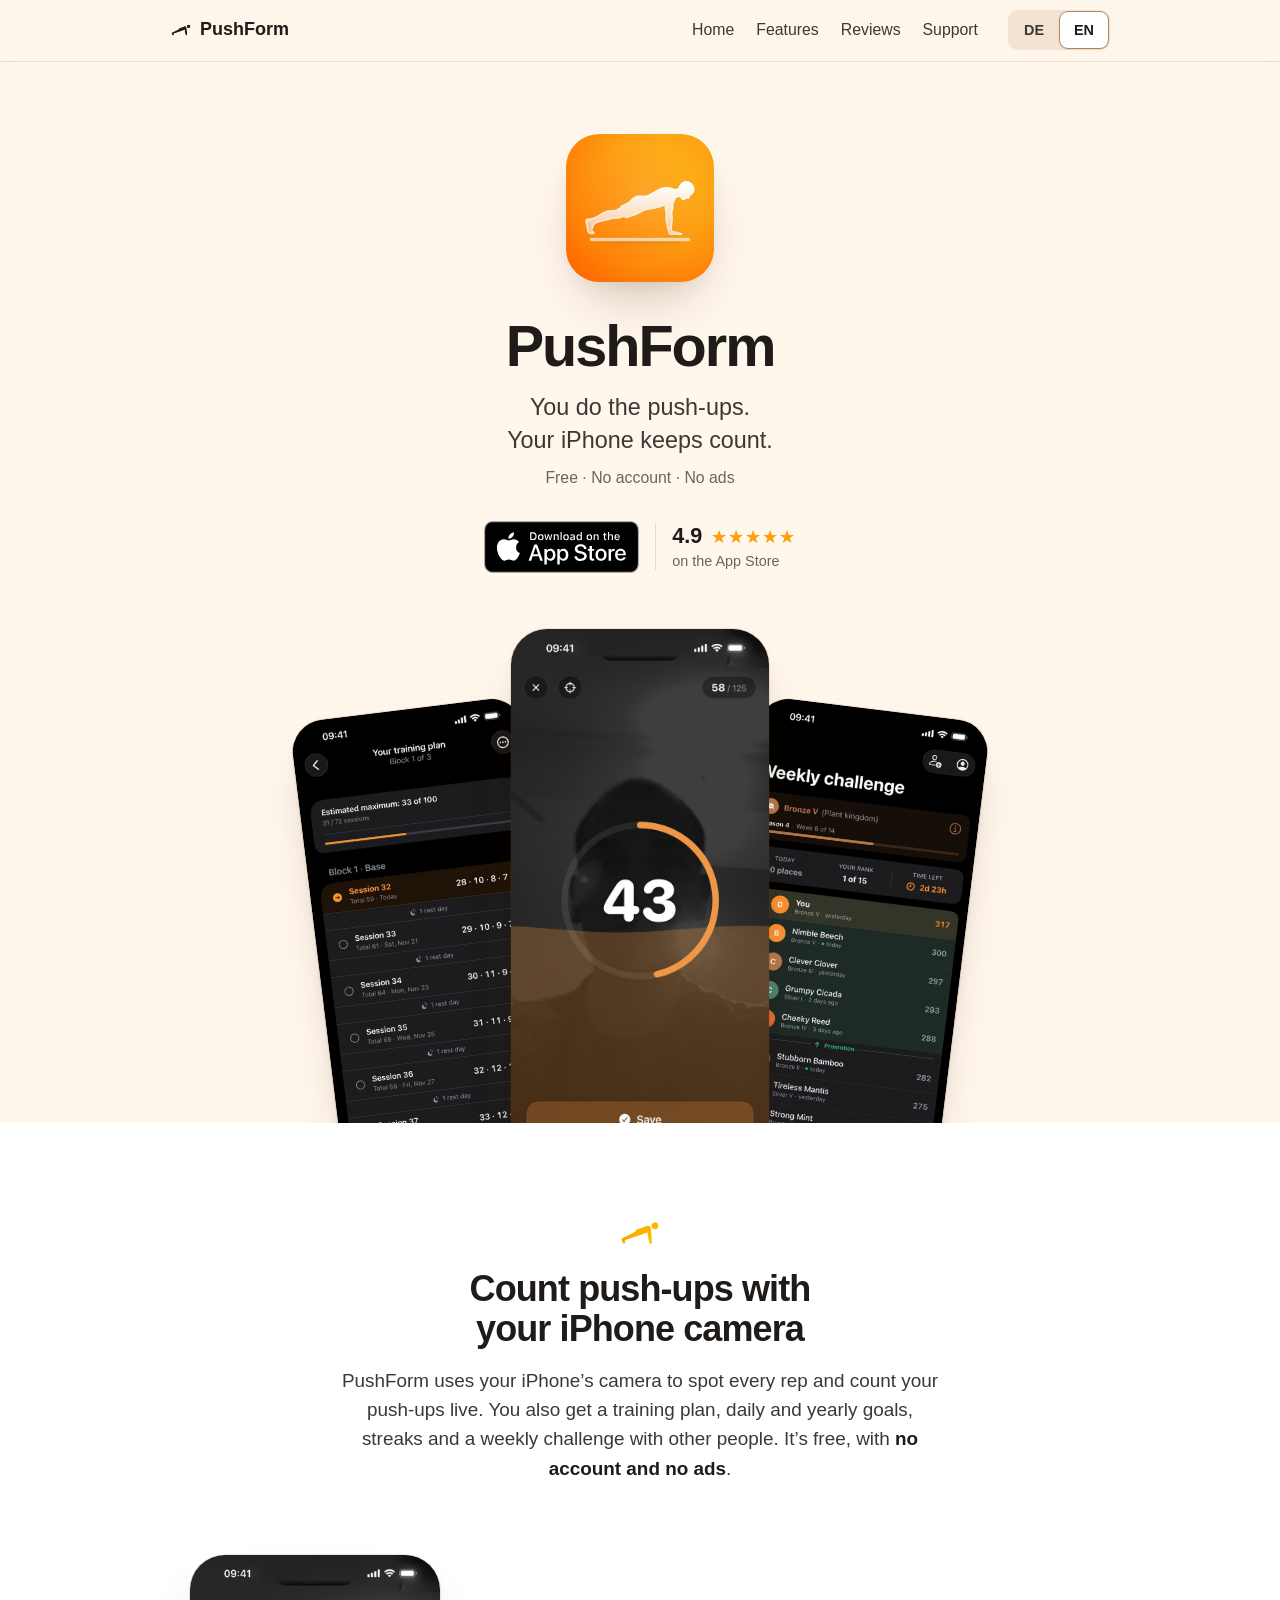
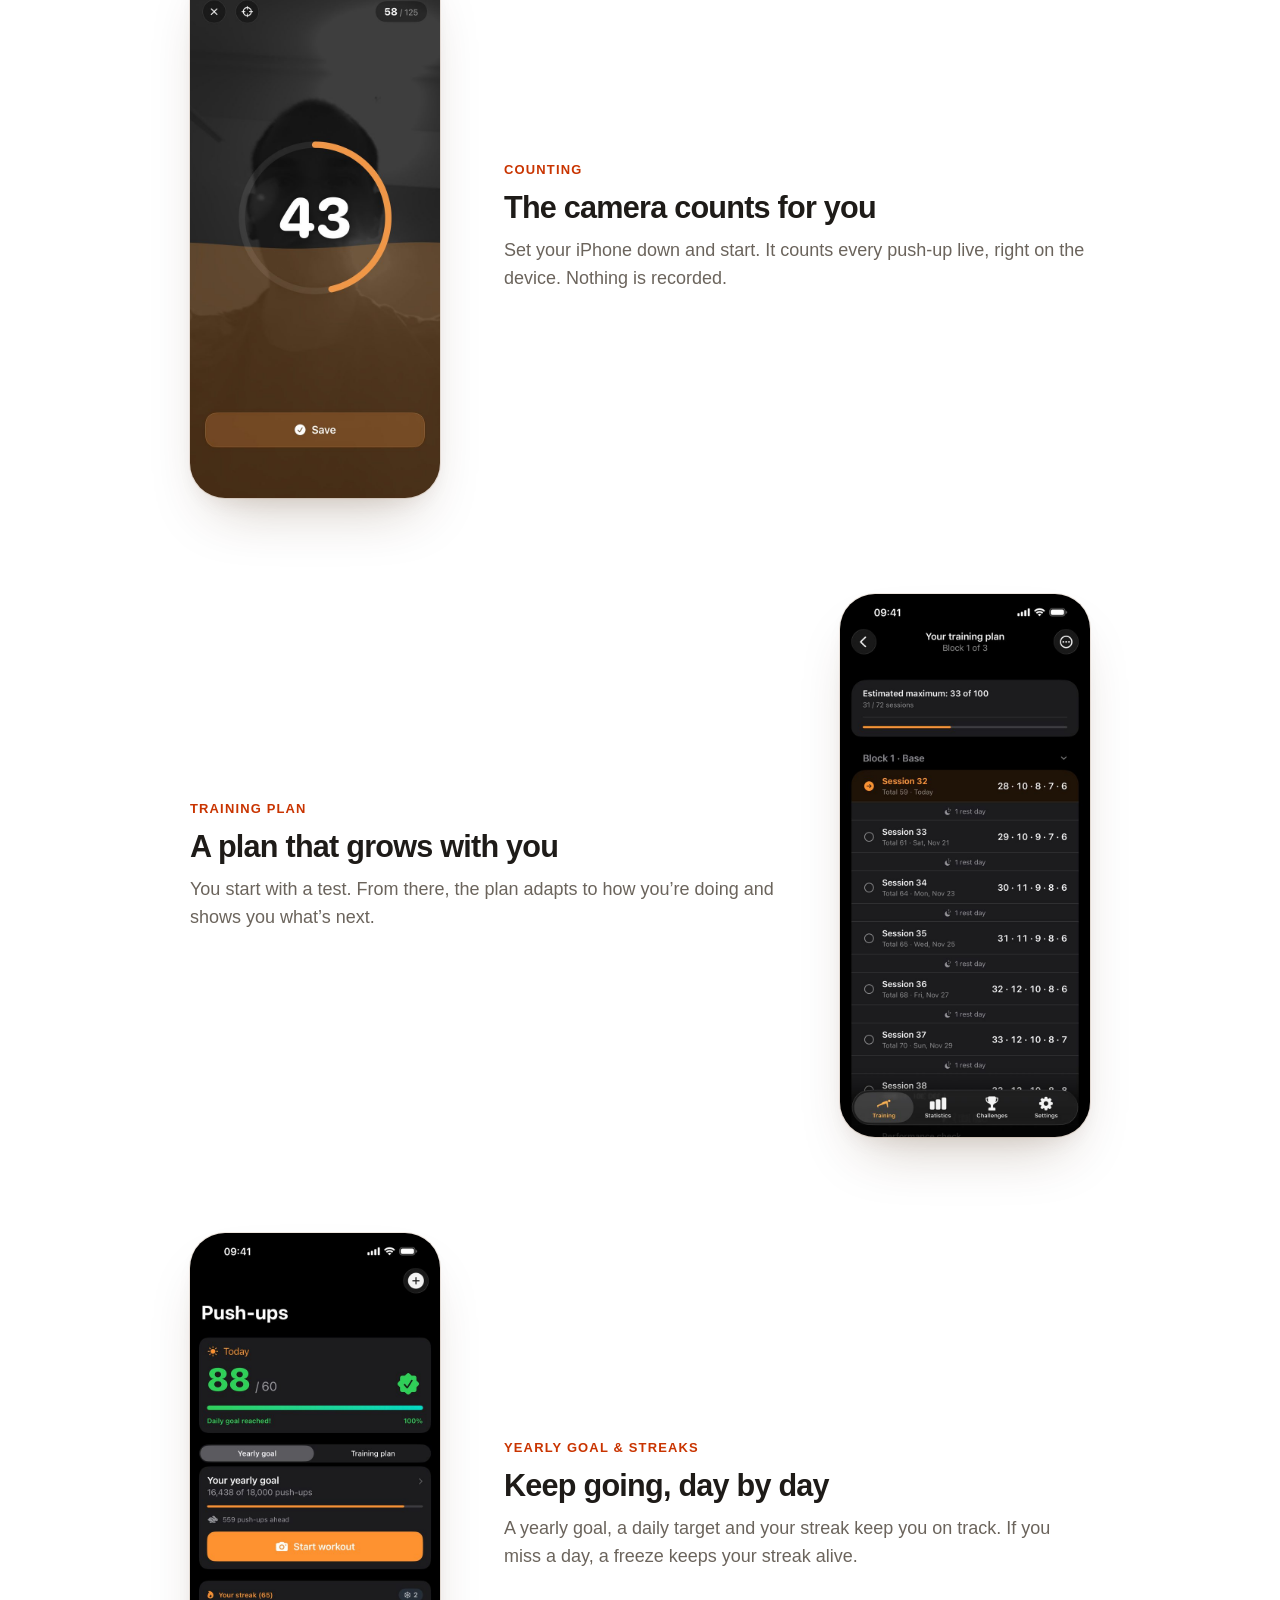
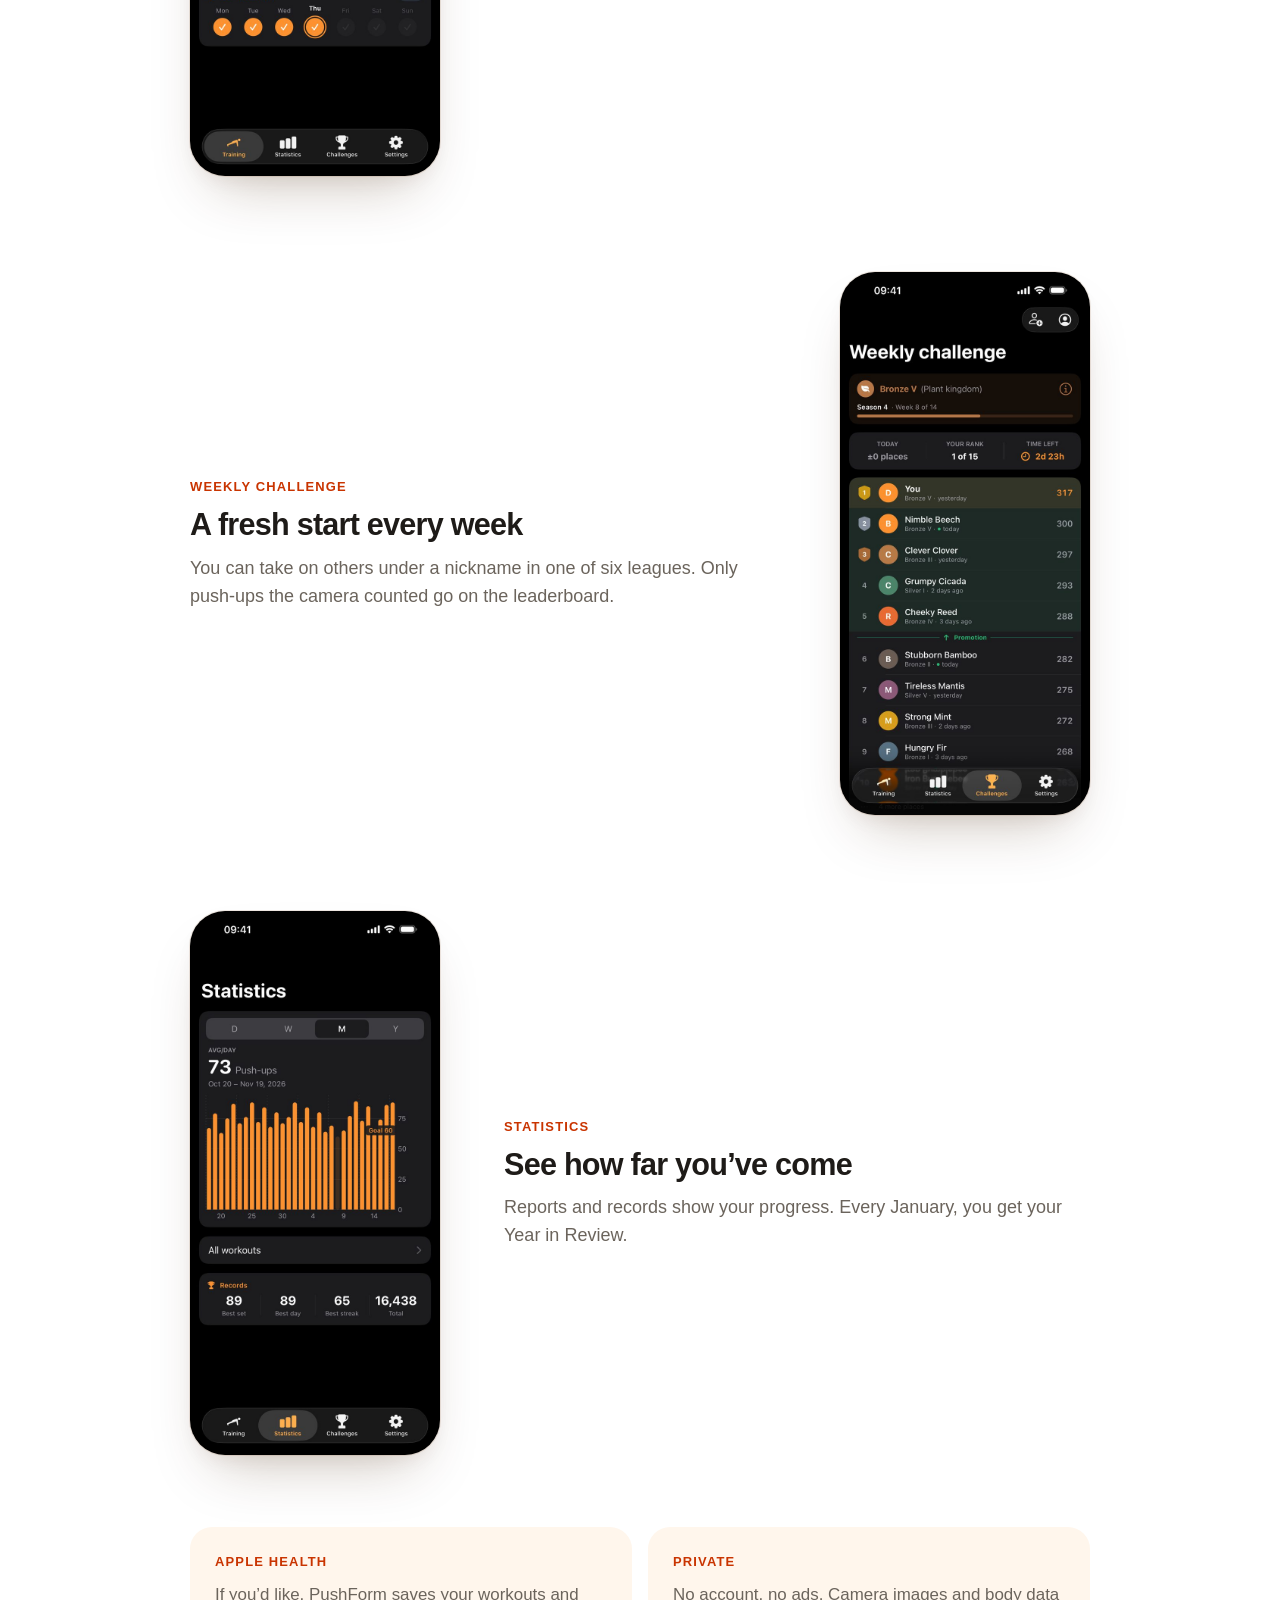
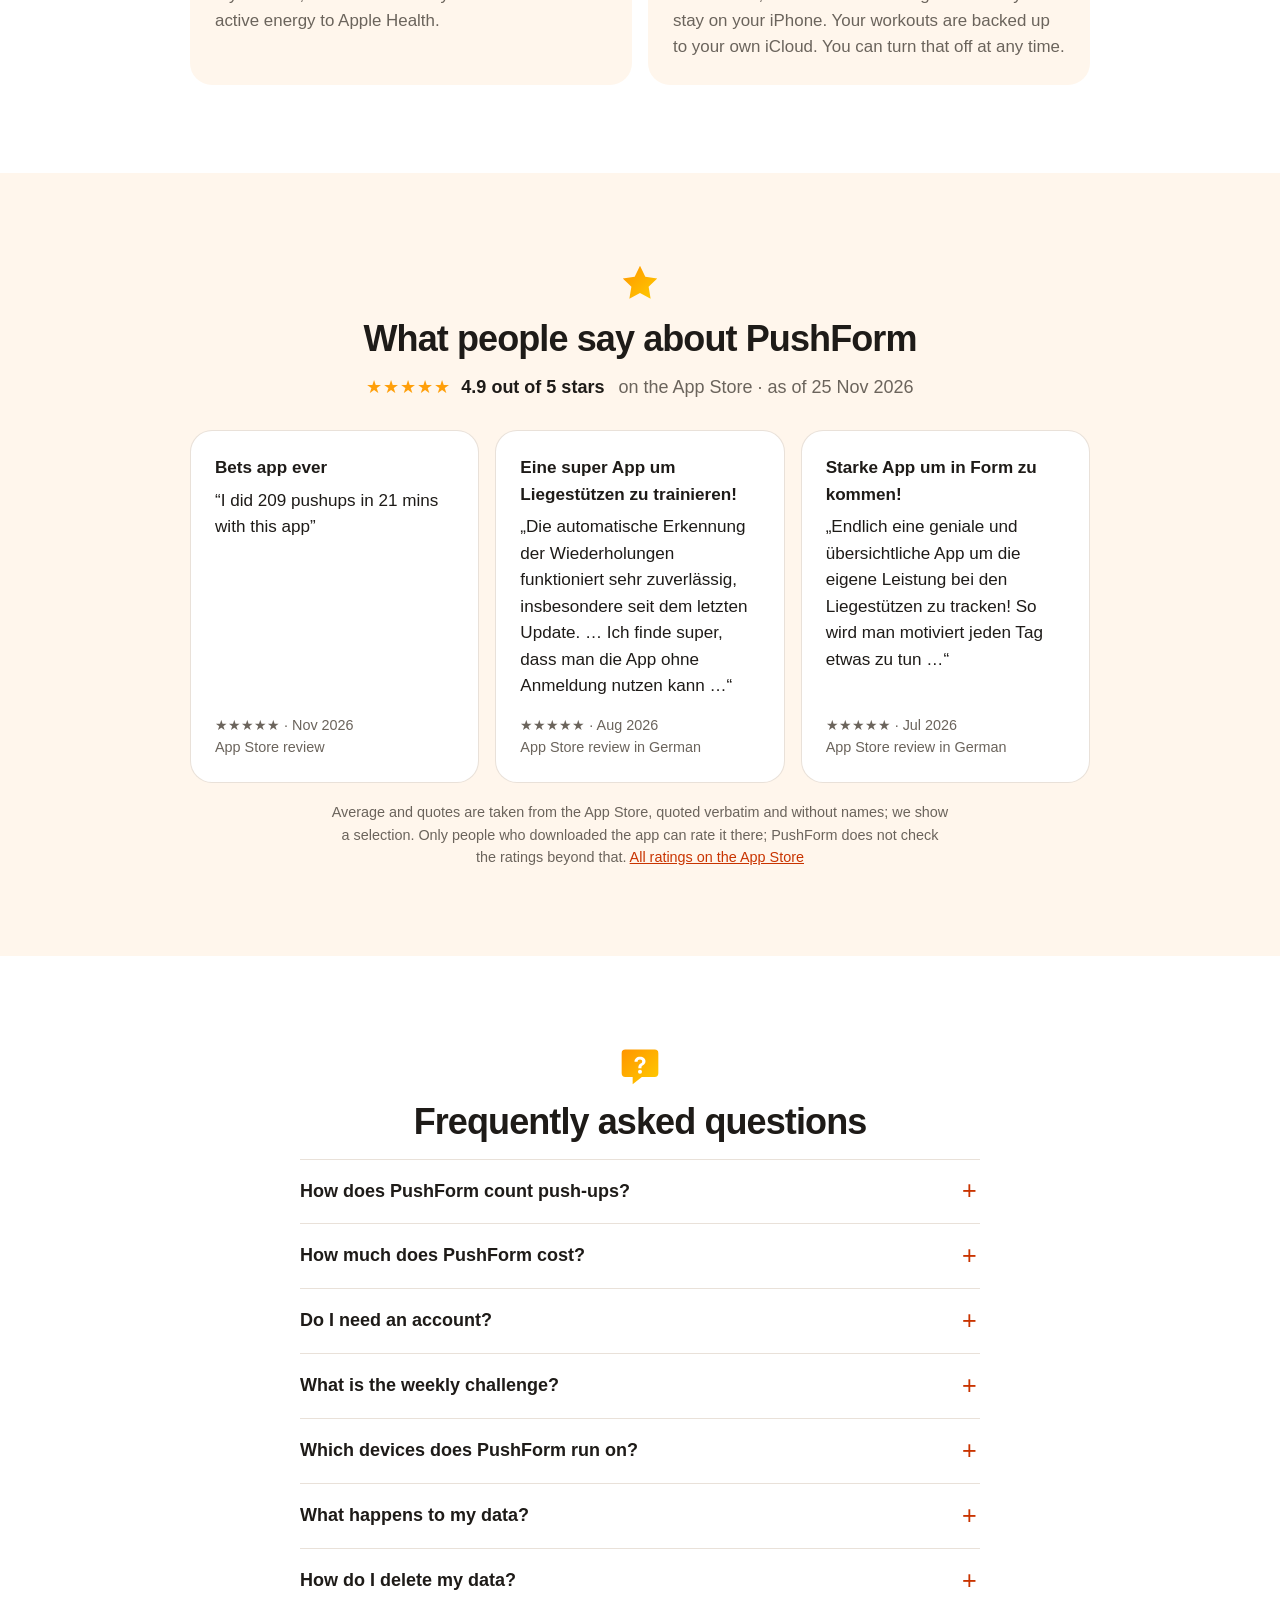
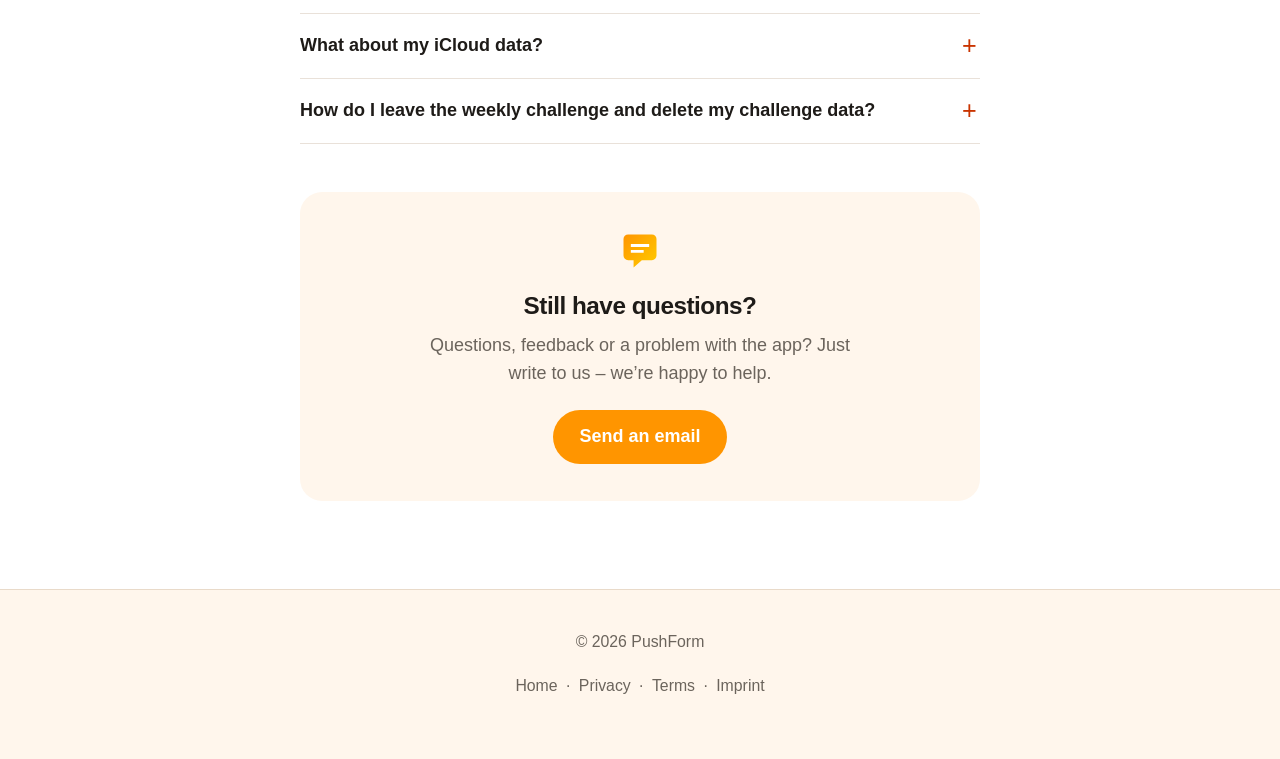
<file: index.html>
<!DOCTYPE html>
<html lang="de">
<head>
<meta charset="utf-8">
<meta name="viewport" content="width=device-width, initial-scale=1">
  <link rel="icon" href="favicon.ico" sizes="any">
  <link rel="icon" type="image/png" sizes="32x32" href="favicon-32.png">
  <link rel="icon" type="image/png" sizes="192x192" href="favicon-192.png">
  <link rel="apple-touch-icon" href="icon.png">
<title>PushForm – Liegestütze per Kamera zählen | iPhone-App</title>
<meta name="description" content="PushForm zählt deine Liegestütze automatisch per iPhone-Kamera – direkt auf dem Gerät. Mit Trainingsplan, Streaks und Wochen-Challenge. Kostenlos, ohne Konto.">
<meta name="robots" content="index, follow">
<link rel="canonical" href="https://pushform.de/">
<meta property="og:type" content="website">
<meta property="og:site_name" content="PushForm">
<meta property="og:url" content="https://pushform.de/">
<meta property="og:title" content="PushForm – Liegestütze per Kamera zählen">
<meta property="og:description" content="PushForm zählt deine Liegestütze automatisch per iPhone-Kamera – direkt auf dem Gerät. Mit Trainingsplan, Streaks und Wochen-Challenge. Kostenlos, ohne Konto.">
<meta property="og:image" content="https://pushform.de/media/icon-296.png">
<meta property="og:locale" content="de_DE">
<meta property="og:locale:alternate" content="en_US">
<meta name="twitter:card" content="summary">
<script type="application/ld+json">{"@context":"https://schema.org","@type":"WebSite","name":"PushForm","alternateName":"PushForm App","url":"https://pushform.de/"}</script>
<script type="application/ld+json">
[
 {
  "@context": "https://schema.org",
  "@type": "MobileApplication",
  "name": "PushForm",
  "alternateName": "PushForm – Push-Up Tracker",
  "description": "PushForm zählt deine Liegestütze automatisch per iPhone-Kamera – direkt auf dem Gerät. Mit Trainingsplan, Streaks und Wochen-Challenge. Kostenlos, ohne Konto.",
  "url": "https://pushform.de/",
  "image": "https://pushform.de/media/icon-296.png",
  "operatingSystem": "iOS 17 oder neuer (iPhone, auch iPhone Duo)",
  "applicationCategory": "HealthApplication",
  "inLanguage": [
   "de",
   "en"
  ],
  "installUrl": "https://apps.apple.com/app/pushform-push-up-tracker/id6785243655",
  "downloadUrl": "https://apps.apple.com/app/pushform-push-up-tracker/id6785243655",
  "offers": {
   "@type": "Offer",
   "price": "0",
   "priceCurrency": "EUR"
  },
  "featureList": [
   "Liegestütze automatisch per Kamera zählen, auf dem Gerät",
   "Trainingsplan, der sich der Leistung anpasst",
   "Tagesziel, Jahresziel, Streaks und Freezes",
   "Wochen-Challenge mit sechs Ligen",
   "Statistiken, Berichte und Jahresrückblick",
   "Apple Health",
   "Widgets",
   "Kein Konto, keine Werbung"
  ]
 },
 {
  "@context": "https://schema.org",
  "@type": "FAQPage",
  "inLanguage": "de",
  "mainEntity": [
   {
    "@type": "Question",
    "name": "Wie zählt PushForm Liegestütze?",
    "acceptedAnswer": {
     "@type": "Answer",
     "text": "Mit der Kamera deines iPhones. Die App erkennt deine Körperhaltung und zählt jede Wiederholung live mit. Ausgewertet wird alles auf dem Gerät. Bilder oder Videos werden weder gespeichert noch übertragen."
    }
   },
   {
    "@type": "Question",
    "name": "Was kostet PushForm?",
    "acceptedAnswer": {
     "@type": "Answer",
     "text": "Nichts. PushForm ist kostenlos und zeigt keine Werbung."
    }
   },
   {
    "@type": "Question",
    "name": "Brauche ich ein Konto?",
    "acceptedAnswer": {
     "@type": "Answer",
     "text": "Nein, du kannst ohne Registrierung loslegen. Für die Sicherung deiner Trainings und für die Wochen-Challenge nutzt die App das iCloud-Konto, mit dem du auf deinem iPhone angemeldet bist."
    }
   },
   {
    "@type": "Question",
    "name": "Was ist die Wochen-Challenge?",
    "acceptedAnswer": {
     "@type": "Answer",
     "text": "Eine freiwillige Rangliste, die jede Woche neu startet. Du trittst unter einem Fantasienamen in einer von sechs Ligen an und kannst auf- oder absteigen. Gewertet werden nur Liegestütze, die die Kamera gezählt hat."
    }
   },
   {
    "@type": "Question",
    "name": "Auf welchen Geräten läuft PushForm?",
    "acceptedAnswer": {
     "@type": "Answer",
     "text": "Auf dem iPhone mit iOS 17 oder neuer. Das gilt auch für das iPhone Duo, zugeklappt und aufgeklappt. Die App gibt es auf Deutsch und Englisch."
    }
   },
   {
    "@type": "Question",
    "name": "Was passiert mit meinen Daten?",
    "acceptedAnswer": {
     "@type": "Answer",
     "text": "Kamerabilder und Körperdaten bleiben auf deinem iPhone. Deine Trainings werden in deiner eigenen iCloud gesichert. Das kannst du jederzeit abschalten. Nimmst du an der Wochen-Challenge teil, sehen andere Teilnehmende deinen Fantasienamen, deine Liga und deine Liegestütze je Tag der Woche. Die pseudonyme Nutzungsstatistik (z. B. Wiederholungen pro Training) kannst du in den Einstellungen unter „Nutzungsstatistik“ abschalten. Mehr dazu steht in der Datenschutzerklärung."
    }
   },
   {
    "@type": "Question",
    "name": "Wie lösche ich meine Daten?",
    "acceptedAnswer": {
     "@type": "Answer",
     "text": "Unter Statistiken → Alle Trainings löschst du einzelne Trainings oder über „Bearbeiten“ → „Alle löschen“ alle auf einmal – auf Wunsch inkl. der Apple-Health-Einträge. Ist die iCloud-Synchronisation an, wird das Löschen auch in deiner iCloud übernommen. Löschst du nur die App, bleiben deine iCloud-Daten und – falls du teilnimmst – deine Challenge-Angaben erhalten; siehe die beiden Fragen unten."
    }
   },
   {
    "@type": "Question",
    "name": "Was passiert mit den iCloud-Daten?",
    "acceptedAnswer": {
     "@type": "Answer",
     "text": "Ist die iCloud-Synchronisation eingeschaltet, liegen deine Trainingsdaten auch in deiner iCloud. Das Löschen der App entfernt diese nicht automatisch – du löschst sie in den Einstellungen, indem du „iCloud-Synchronisation“ ausschaltest und „Aus iCloud löschen“ wählst. Ist die Synchronisation auf einem weiteren Gerät noch an, schalte sie dort ebenfalls aus, sonst lädt es die Daten wieder hoch."
    }
   },
   {
    "@type": "Question",
    "name": "Wie verlasse ich die Wochen-Challenge und lösche meine Challenge-Daten?",
    "acceptedAnswer": {
     "@type": "Answer",
     "text": "Im Challenges-Reiter über dein Profil. Dabei wird dein Profil sofort gelöscht, ebenso deine älteren Wochenstände; die Wochenstände der laufenden und der letzten Woche bleiben unter deinem Fantasienamen in der Rangliste dieser beiden Wochen stehen, bis wir sie beim regelmäßigen Aufräumen löschen: Wochenstände nach 13 Wochen, Profile nach sechs Monaten ohne Nutzung (das Aufräumen läuft einmal im Monat). Das gilt auch, wenn du die App löschst, ohne die Challenge zu verlassen. Wenn deine Challenge-Daten sofort entfernt werden sollen, verlasse die Challenge in der App, bevor du die App löschst – wir können die Einträge keiner Person sicher zuordnen."
    }
   }
  ]
 }
]
</script>
<link rel="stylesheet" href="site.css?v=20261127c">
<script>document.documentElement.classList.add('js');
// Groesstes Element (mittleres iPhone) frueh laden: Die deutsche Fassung steht
// im HTML, die englische tauscht das Sprachskript erst am Seitenende ein –
// deshalb hier dieselbe Sprachwahl wie dort und die englische vorladen.
(function(){var q=(location.search.match(/[?&]lang=(de|en)/i)||[])[1],l=q?q.toLowerCase():null;
if(!l){try{l=localStorage.getItem('pf_lang');}catch(e){}}
if(l!=='de'&&l!=='en')l=(navigator.language||'en').toLowerCase().indexOf('de')===0?'de':'en';
if(l==='en'){var k=document.createElement('link');k.rel='preload';k.as='image';k.href='media/screens/en/1-kamera.jpg';k.setAttribute('fetchpriority','high');document.head.appendChild(k);}})();
</script>
<style>
  .s { padding: 88px 20px; }
  .s1 { background: var(--bg1); } .s3 { background: var(--bg3); }
  .narrow { max-width: 600px; margin: 0 auto; text-align: center; }

  /* ---------- Kopfbereich ---------- */
  .hero { text-align: center; padding-top: 72px; padding-bottom: 8px; }
  .appicon { width: 148px; height: 148px; border-radius: 22.5%; box-shadow: var(--shadow); }
  .hero h1 { font-size: clamp(2.3rem, 5.4vw, 3.2rem); line-height: 1.05; letter-spacing: -.035em; color: var(--text); margin: 26px 0 14px; font-weight: 800; }
  .lead { font-size: clamp(1.1rem, 2.2vw, 1.3rem); line-height: 1.4; color: var(--body); margin: 0 auto; max-width: 30ch; text-wrap: balance; }
  .tagline { margin: 10px 0 0; color: var(--muted); font-size: .88rem; }
  .cta { display: flex; justify-content: center; align-items: center; gap: 16px; margin-top: 30px; flex-wrap: wrap; }
  .store-badge { display: inline-block; line-height: 0; }
  .store-badge img { display: block; height: 52px; width: auto; }
  .store-badge:focus-visible { outline: 3px solid var(--accent); outline-offset: 4px; border-radius: 10px; }
  .score { text-align: left; line-height: 1.25; padding-left: 16px; border-left: 1px solid var(--line); color: var(--text); }
  .score strong { font-size: 1.2rem; margin-right: 4px; }
  .score .sub { font-size: .8rem; color: var(--muted); margin: 2px 0 0; }
  .sf { position: relative; display: inline-block; color: var(--line); letter-spacing: 1px; }
  .sf::before { content: "★★★★★"; position: absolute; left: 0; top: 0; width: var(--fill); overflow: hidden; color: var(--star); white-space: nowrap; letter-spacing: 1px; }

  /* ---------- Montage (drei iPhones), unten bewusst angeschnitten ---------- */
  .stage { padding-top: 48px; padding-bottom: 0; overflow: hidden; }
  .fan { position: relative; max-width: 760px; margin: 0 auto; aspect-ratio: 100 / 65; perspective: 1600px; }
  .fan .ph { position: absolute; top: 0; width: 34%; height: auto; border-radius: var(--r-device); background: #000;
             box-shadow: var(--edge), var(--shadow); transition: transform 1.1s cubic-bezier(.2,.7,.1,1); }
  /* Eingeblendet wird die Gruppe als Ganzes: Blendet jedes iPhone einzeln,
     scheinen die halb durchsichtigen Geraete waehrend der Animation durch-
     einander hindurch, wo sie sich ueberlappen. */
  .fan { transition: opacity .9s ease; }
  html.js .stage:not(.in) .fan { opacity: 0; }
  .fan .c { left: 33%; z-index: 3; }
  .fan .l { left: 6%; z-index: 2; transform: translateY(9%) rotate(-7deg) scale(.9); }
  .fan .r { right: 6%; z-index: 2; transform: translateY(9%) rotate(7deg) scale(.9); }
  html.js .stage:not(.in) .fan .c { transform: translateY(18%) rotateX(24deg); }
  html.js .stage:not(.in) .fan .l { transform: translateY(30%) rotate(-2deg) scale(.86); }
  html.js .stage:not(.in) .fan .r { transform: translateY(30%) rotate(2deg) scale(.86); }

  /* ---------- Abschnittsueberschriften: Symbol ueber dem Titel ---------- */
  .h2wrap { display: flex; flex-direction: column; align-items: center; gap: 14px; margin: 0 0 16px; }
  .h2wrap h2 { margin: 0; }
  h2 { font-size: clamp(1.6rem, 3.2vw, 2rem); line-height: 1.12; letter-spacing: -.025em; color: var(--text); font-weight: 750; text-wrap: balance; }
  .hic { width: 44px; height: 44px; flex: none; }
  .hic-fig { display: inline-block; background: linear-gradient(135deg, var(--brand1), var(--brand2));
             -webkit-mask: url(figure.png) center/contain no-repeat; mask: url(figure.png) center/contain no-repeat; }
  .intro-text { margin: 0; color: var(--body); font-size: 1.05rem; }
  .intro-text strong { color: var(--text); }

  /* ---------- Funktionen ---------- */
  .showcase { display: grid; gap: 96px; margin: 72px auto 0; max-width: 900px; }
  .showcase .row { display: grid; grid-template-columns: 250px 1fr; gap: 64px; align-items: center; }
  .showcase .row:nth-of-type(even) { grid-template-columns: 1fr 250px; }
  .showcase .row:nth-of-type(even) .shot { order: 2; }
  .zoom { display: block; width: 100%; padding: 0; border: 0; background: none; cursor: zoom-in; border-radius: var(--r-device); }
  .zoom:focus-visible { outline: 3px solid var(--accent); outline-offset: 5px; }
  .shot img { display: block; width: 100%; height: auto; border-radius: var(--r-device); background: #000; box-shadow: var(--edge), var(--shadow); }
  .kicker { margin: 0; font-size: .72rem; font-weight: 700; letter-spacing: .09em; text-transform: uppercase; color: var(--accent); }
  .showcase h3 { font-size: clamp(1.35rem, 2.7vw, 1.7rem); line-height: 1.15; letter-spacing: -.025em; color: var(--text); margin: 10px 0 12px; }
  .showcase .copy p:not(.kicker) { margin: 0; color: var(--muted); font-size: 1rem; }
  .extras { display: grid; grid-template-columns: 1fr 1fr; gap: 16px; margin-top: -24px; }
  .card { background: var(--card); border-radius: 22px; padding: 24px; border: 1px solid var(--line); }
  .s3 .card { background: var(--card-alt); border-color: transparent; }
  .extras p:not(.kicker) { margin: 10px 0 0; color: var(--muted); font-size: .94rem; }

  /* ---------- Bewertungen ---------- */
  .reviews { max-width: 900px; margin: 0 auto; }
  .reviews .score { display: flex; justify-content: center; align-items: baseline; flex-wrap: wrap; gap: 4px 10px; margin: 0 0 32px;
                    padding: 0; border: 0; text-align: center; color: var(--muted); }
  .reviews .score .stars { color: var(--star); letter-spacing: 1px; }
  .reviews .score strong { color: var(--text); font-size: 1rem; }
  .reviews .quotes { display: grid; grid-template-columns: repeat(auto-fit, minmax(240px, 1fr)); gap: 16px; }
  .reviews figure { margin: 0; display: flex; flex-direction: column; gap: 14px; }
  .reviews blockquote { margin: 0; }
  .reviews blockquote p { margin: 0; color: var(--text); font-size: .95rem; }
  .reviews figcaption { font-size: .8rem; color: var(--muted); margin-top: auto; }
  .reviews .rt { font-weight: 600; margin: 0 0 6px; color: var(--text); font-size: .95rem; }
  .reviews .nw { white-space: nowrap; display: block; }
  .reviews .src { display: block; }
  .reviews .note { font-size: .8rem; color: var(--muted); margin: 18px auto 0; max-width: 620px; text-align: center; }

  /* ---------- Fragen ---------- */
  .faq { max-width: 680px; margin: 0 auto; }
  .faq details { border-bottom: 1px solid var(--line); }
  .faq details:first-of-type { border-top: 1px solid var(--line); }
  .faq summary { list-style: none; cursor: pointer; font-weight: 600; color: var(--text); font-size: 1rem; padding: 18px 34px 18px 0; position: relative; }
  .faq summary::-webkit-details-marker { display: none; }
  .faq summary::after { content: "+"; content: "+" / ""; position: absolute; right: 4px; top: 50%; transform: translateY(-50%);
                        font-size: 1.4rem; font-weight: 400; color: var(--accent); width: 1ch; text-align: center; }
  .faq details[open] summary::after { content: "–"; content: "–" / ""; }
  .faq summary:focus-visible { outline: 2px solid var(--accent); outline-offset: 2px; border-radius: 6px; }
  .faq p { margin: 0 0 18px; color: var(--muted); font-size: .95rem; }

  /* ---------- Kontakt-Karte unter den Fragen ---------- */
  .more { text-align: center; max-width: 680px; margin: 48px auto 0; padding: 36px 28px; display: flex; flex-direction: column; align-items: center; }
  .more h3 { margin: 14px 0 8px; font-size: 1.35rem; letter-spacing: -.02em; color: var(--text); }
  .more p { margin: 0 0 22px; color: var(--muted); max-width: 42ch; }

  /* ---------- Einblenden beim Scrollen ---------- */
  html.js .reveal { opacity: 0; transform: translateY(24px); transition: opacity .8s ease, transform .8s cubic-bezier(.2,.7,.1,1); }
  html.js .reveal.in { opacity: 1; transform: none; }
  @media (prefers-reduced-motion: reduce) {
    html.js .reveal, html.js .stage .fan, html.js .stage .fan .ph { transition: none !important; opacity: 1 !important; }
    html.js .reveal { transform: none !important; }
    html.js .stage:not(.in) .fan .c { transform: none; }
    html.js .stage:not(.in) .fan .l { transform: translateY(9%) rotate(-7deg) scale(.9); }
    html.js .stage:not(.in) .fan .r { transform: translateY(9%) rotate(7deg) scale(.9); }
  }

  /* ---------- Vergroesserung ---------- */
  dialog.lightbox { border: 0; padding: 0; background: transparent; max-width: 100vw; max-height: 100vh; overflow: visible; }
  dialog.lightbox::backdrop { background: rgba(0,0,0,.82); }
  dialog.lightbox img { display: block; max-height: 90vh; max-width: 92vw; width: auto; height: auto; border-radius: var(--r-device); cursor: zoom-out; }
  dialog.lightbox .close { position: fixed; top: 14px; right: 14px; width: 44px; height: 44px; border-radius: 50%; border: 0;
                           background: rgba(255,255,255,.18); color: #fff; font-size: 1.5rem; cursor: pointer; }

  /* ---------- Handy (in em, damit grosse Schrift frueher umbricht) ---------- */
  @media (max-width: 48em) {
    .s { padding: 60px 20px; }
    .hero { padding-top: 48px; }
    /* 20 px weniger als frueher: die iPhones etwas naeher an den Knopf. */
    .stage { padding-top: 20px; padding-bottom: 0; }
    .appicon { width: 120px; height: 120px; }
    .fan { max-width: 520px; aspect-ratio: 100 / 76; }
    .fan .ph { width: 40%; } .fan .c { left: 30%; } .fan .l { left: 0; } .fan .r { right: 0; }
    .showcase { gap: 64px; margin-top: 48px; }
    .showcase .row, .showcase .row:nth-of-type(even) { grid-template-columns: 1fr; gap: 26px; }
    .showcase .row:nth-of-type(even) .shot { order: 0; }
    .showcase .shot { width: 56%; margin: 0 auto; }
    .extras { grid-template-columns: 1fr; margin-top: -16px; }
  }
  @media (max-width: 360px) { .score { border-left: 0; padding-left: 0; text-align: center; } }
</style>
</head>
<body id="top">
<header class="site">
  <a class="skip" href="#inhalt" data-en="Skip to content">Zum Inhalt</a>
  <div class="topbar">
    <a class="brand" href="index.html"><span class="fig" aria-hidden="true"></span>PushForm</a>
    <nav class="topnav" aria-label="Bereiche" data-en-label="Sections"><a href="#top" data-en="Home">Start</a><a href="#funktionen" data-en="Features">Features</a><a href="#bewertungen" data-en="Reviews">Bewertungen</a><a href="#fragen" data-en="Support">Support</a></nav>
    <span class="langsw" role="group" aria-label="Sprache" data-en-label="Language"><button type="button" data-lang="de" lang="de" aria-label="Deutsch" aria-pressed="false">DE</button><button type="button" data-lang="en" lang="en" aria-label="English" aria-pressed="false">EN</button></span>
  </div>
</header>
<main id="inhalt" class="skip-target" tabindex="-1">
  <section class="s s1 hero">
    <img class="appicon" src="media/icon-296.jpg" alt="" width="148" height="148">
    <h1>PushForm</h1>
    <p class="lead" data-en="You do the push-ups. Your iPhone keeps count.">Du machst die Liegestütze, dein iPhone zählt mit.</p>
    <p class="tagline" data-en="Free · No account · No ads">Kostenlos · Ohne Konto · Ohne Werbung</p>
      <div class="cta">
        <a class="store-badge" href="https://apps.apple.com/app/pushform-push-up-tracker/id6785243655" data-en='<img src="app-store-badge-en.svg" alt="Download on the App Store" width="156" height="52">'><img src="app-store-badge-de.svg" alt="Laden im App Store" width="156" height="52"></a>
        <div class="score" data-en='<div><strong>4.9</strong><span class="vh"> out of 5 stars</span> <span class="sf" style="--fill:98%" aria-hidden="true">★★★★★</span></div><div class="sub">on the App Store</div>'><div><strong>4,9</strong><span class="vh"> von 5 Sternen</span> <span class="sf" style="--fill:98%" aria-hidden="true">★★★★★</span></div><div class="sub">im App Store</div></div>
      </div>
  </section>

  <div class="s s1 stage">
    <div class="fan" data-en='<img class="ph l" src="media/screens/en/3-trainingsplan.jpg" alt="" width="660" height="1434" loading="lazy"><img class="ph c" src="media/screens/en/1-kamera.jpg" alt="" width="660" height="1434" fetchpriority="high"><img class="ph r" src="media/screens/en/4-challenge.jpg" alt="" width="660" height="1434" loading="lazy">'><img class="ph l" src="media/screens/de/3-trainingsplan.jpg" alt="" width="660" height="1434" loading="lazy"><img class="ph c" src="media/screens/de/1-kamera.jpg" alt="" width="660" height="1434" fetchpriority="high"><img class="ph r" src="media/screens/de/4-challenge.jpg" alt="" width="660" height="1434" loading="lazy"></div>
  </div>

  <section class="s s3" id="funktionen">
    <div class="narrow reveal">
      <div class="h2wrap"><span class="hic hic-fig" aria-hidden="true"></span><h2 data-en="Count push-ups with your iPhone camera">Liegestütze zählen mit der iPhone-Kamera</h2></div>
      <p class="intro-text" data-en="PushForm uses your iPhone’s camera to spot every rep and count your push-ups live. You also get a training plan, daily and yearly goals, streaks and a weekly challenge with other people. It’s free, with <strong>no account and no ads</strong>.">PushForm erkennt mit der iPhone-Kamera jede Wiederholung und zählt deine Liegestütze live mit. Dazu kommen ein Trainingsplan, Tages- und Jahresziele, Streaks und eine Wochen-Challenge mit anderen. Die App ist kostenlos und kommt <strong>ohne Konto und ohne Werbung</strong> aus.</p>
    </div>
    <section class="showcase" aria-label="Funktionen" data-en-label="Features">
      <article class="row reveal">
        <div class="shot" data-en='<button type="button" class="zoom"><img src="media/screens/en/1-kamera.jpg" alt="PushForm counting push-ups live with the camera" width="660" height="1434" loading="lazy"><span class="vh"> – enlarge</span></button>'><button type="button" class="zoom"><img src="media/screens/de/1-kamera.jpg" alt="PushForm zählt Liegestütze live mit der Kamera" width="660" height="1434" loading="lazy"><span class="vh"> – vergrößern</span></button></div>
        <div class="copy">
          <p class="kicker" data-en="Counting">Zählen</p>
          <h3 data-en="The camera counts for you">Die Kamera zählt für dich</h3>
          <p data-en="Set your iPhone down and start. It counts every push-up live, right on the device. Nothing is recorded.">Stell dein iPhone hin und leg los. Es zählt jeden Liegestütz live mit, direkt auf dem Gerät. Aufgenommen wird dabei nichts.</p>
        </div>
      </article>
      <article class="row reveal">
        <div class="shot" data-en='<button type="button" class="zoom"><img src="media/screens/en/3-trainingsplan.jpg" alt="Training plan in PushForm with sessions and rest days" width="660" height="1434" loading="lazy"><span class="vh"> – enlarge</span></button>'><button type="button" class="zoom"><img src="media/screens/de/3-trainingsplan.jpg" alt="Trainingsplan in PushForm mit Sessions und Ruhetagen" width="660" height="1434" loading="lazy"><span class="vh"> – vergrößern</span></button></div>
        <div class="copy">
          <p class="kicker" data-en="Training plan">Trainingsplan</p>
          <h3 data-en="A plan that grows with you">Ein Plan, der mitwächst</h3>
          <p data-en="You start with a test. From there, the plan adapts to how you’re doing and shows you what’s next.">Du startest mit einem Test. Danach passt sich der Plan deiner Leistung an und zeigt dir, was als Nächstes dran ist.</p>
        </div>
      </article>
      <article class="row reveal">
        <div class="shot" data-en='<button type="button" class="zoom"><img src="media/screens/en/2-jahresziel.jpg" alt="PushForm overview with daily target, yearly goal and streak" width="660" height="1434" loading="lazy"><span class="vh"> – enlarge</span></button>'><button type="button" class="zoom"><img src="media/screens/de/2-jahresziel.jpg" alt="Übersicht in PushForm mit Tagesziel, Jahresziel und Streak" width="660" height="1434" loading="lazy"><span class="vh"> – vergrößern</span></button></div>
        <div class="copy">
          <p class="kicker" data-en="Yearly goal & streaks">Jahresziel & Streaks</p>
          <h3 data-en="Keep going, day by day">Dranbleiben, Tag für Tag</h3>
          <p data-en="A yearly goal, a daily target and your streak keep you on track. If you miss a day, a freeze keeps your streak alive.">Jahresziel, Tagesziel und Streak halten dich bei der Sache. Verpasst du mal einen Tag, rettet ein Freeze deine Streak.</p>
        </div>
      </article>
      <article class="row reveal">
        <div class="shot" data-en='<button type="button" class="zoom"><img src="media/screens/en/4-challenge.jpg" alt="Weekly challenge leaderboard in PushForm" width="660" height="1434" loading="lazy"><span class="vh"> – enlarge</span></button>'><button type="button" class="zoom"><img src="media/screens/de/4-challenge.jpg" alt="Rangliste der Wochen-Challenge in PushForm" width="660" height="1434" loading="lazy"><span class="vh"> – vergrößern</span></button></div>
        <div class="copy">
          <p class="kicker" data-en="Weekly challenge">Wochen-Challenge</p>
          <h3 data-en="A fresh start every week">Jede Woche ein neuer Start</h3>
          <p data-en="You can take on others under a nickname in one of six leagues. Only push-ups the camera counted go on the leaderboard.">Du kannst unter einem Fantasienamen in einer von sechs Ligen gegen andere antreten. Gewertet wird nur, was die Kamera gezählt hat.</p>
        </div>
      </article>
      <article class="row reveal">
        <div class="shot" data-en='<button type="button" class="zoom"><img src="media/screens/en/5-statistik.jpg" alt="Statistics in PushForm with monthly chart and records" width="660" height="1434" loading="lazy"><span class="vh"> – enlarge</span></button>'><button type="button" class="zoom"><img src="media/screens/de/5-statistik.jpg" alt="Statistik in PushForm mit Monatsverlauf und Rekorden" width="660" height="1434" loading="lazy"><span class="vh"> – vergrößern</span></button></div>
        <div class="copy">
          <p class="kicker" data-en="Statistics">Statistiken</p>
          <h3 data-en="See how far you’ve come">Sieh, wie weit du gekommen bist</h3>
          <p data-en="Reports and records show your progress. Every January, you get your Year in Review.">Berichte und Rekorde zeigen deinen Fortschritt. Im Januar bekommst du deinen Jahresrückblick.</p>
        </div>
      </article>
      <div class="extras reveal">
        <div class="card">
          <p class="kicker">Apple Health</p>
          <p data-en="If you’d like, PushForm saves your workouts and active energy to Apple Health.">Wenn du möchtest, trägt PushForm deine Trainings und die aktive Energie in Apple Health ein.</p>
        </div>
        <div class="card">
          <p class="kicker" data-en="Private">Privat</p>
          <p data-en="No account, no ads. Camera images and body data stay on your iPhone. Your workouts are backed up to your own iCloud. You can turn that off at any time.">Kein Konto, keine Werbung. Kamerabilder und Körperdaten bleiben auf deinem iPhone. Deine Trainings werden in deiner eigenen iCloud gesichert. Das kannst du jederzeit abschalten.</p>
        </div>
      </div>
    </section>
  </section>

  <section class="s s1" id="bewertungen">
    <section class="reviews" aria-labelledby="reviews-h">
      <div class="h2wrap"><svg class="hic" viewBox="0 0 24 24" aria-hidden="true"><defs><linearGradient id="g1" x1="0" y1="0" x2="1" y2="1"><stop offset="0" style="stop-color:var(--brand1)"/><stop offset="1" style="stop-color:var(--brand2)"/></linearGradient></defs><path fill="url(#g1)" d="M12 2.6l2.9 6 6.5.9-4.7 4.6 1.1 6.5L12 17.5l-5.8 3.1 1.1-6.5L2.6 9.5l6.5-.9z"/></svg><h2 id="reviews-h" data-en="What people say about PushForm">Was andere über PushForm sagen</h2></div>
      <p class="score">
        <span class="stars" aria-hidden="true">★★★★★</span>
        <strong data-en="4.9 out of 5 stars">4,9 von 5 Sternen</strong>
        <span data-en="on the App Store · as of 25 Nov 2026">im App Store · Stand 25.11.2026</span>
      </p>
      <!-- Englische Seite: die englische Bewertung aus den USA zuerst (data-en tauscht den ganzen Block). -->
      <div class="quotes reveal" data-en="        <figure class=&quot;card&quot;><blockquote><p class=&quot;rt&quot; lang=&quot;en&quot;>Bets app ever</p><p lang=&quot;en&quot;>“I did 209 pushups in 21 mins with this app”</p></blockquote><figcaption><span class=&quot;nw&quot;><span aria-hidden=&quot;true&quot;>★★★★★</span><span class=&quot;vh&quot;>5 out of 5 stars</span> · Nov 2026</span><span class=&quot;src&quot;>App Store review</span></figcaption></figure>
        <figure class=&quot;card&quot;><blockquote><p class=&quot;rt&quot; lang=&quot;de&quot;>Eine super App um Liegestützen zu trainieren!</p><p lang=&quot;de&quot;>„Die automatische Erkennung der Wiederholungen funktioniert sehr zuverlässig, insbesondere seit dem letzten Update. … Ich finde super, dass man die App ohne Anmeldung nutzen kann …“</p></blockquote><figcaption><span class=&quot;nw&quot;><span aria-hidden=&quot;true&quot;>★★★★★</span><span class=&quot;vh&quot;>5 out of 5 stars</span> · Aug 2026</span><span class=&quot;src&quot;>App Store review in German</span></figcaption></figure>
        <figure class=&quot;card&quot;><blockquote><p class=&quot;rt&quot; lang=&quot;de&quot;>Starke App um in Form zu kommen!</p><p lang=&quot;de&quot;>„Endlich eine geniale und übersichtliche App um die eigene Leistung bei den Liegestützen zu tracken! So wird man motiviert jeden Tag etwas zu tun …“</p></blockquote><figcaption><span class=&quot;nw&quot;><span aria-hidden=&quot;true&quot;>★★★★★</span><span class=&quot;vh&quot;>5 out of 5 stars</span> · Jul 2026</span><span class=&quot;src&quot;>App Store review in German</span></figcaption></figure>">
        <figure class="card"><blockquote><p class="rt" lang="de">Eine super App um Liegestützen zu trainieren!</p><p lang="de">„Die automatische Erkennung der Wiederholungen funktioniert sehr zuverlässig, insbesondere seit dem letzten Update. … Ich finde super, dass man die App ohne Anmeldung nutzen kann …“</p></blockquote><figcaption data-en="<span class=&quot;nw&quot;><span aria-hidden=&quot;true&quot;>★★★★★</span><span class=&quot;vh&quot;>5 out of 5 stars</span> · Aug 2026</span><span class=&quot;src&quot;>App Store review in German</span>"><span class="nw"><span aria-hidden="true">★★★★★</span><span class="vh">5 von 5 Sternen</span> · August 2026</span><span class="src">App-Store-Bewertung</span></figcaption></figure>
        <figure class="card"><blockquote><p class="rt" lang="de">Starke App um in Form zu kommen!</p><p lang="de">„Endlich eine geniale und übersichtliche App um die eigene Leistung bei den Liegestützen zu tracken! So wird man motiviert jeden Tag etwas zu tun …“</p></blockquote><figcaption data-en="<span class=&quot;nw&quot;><span aria-hidden=&quot;true&quot;>★★★★★</span><span class=&quot;vh&quot;>5 out of 5 stars</span> · Jul 2026</span><span class=&quot;src&quot;>App Store review in German</span>"><span class="nw"><span aria-hidden="true">★★★★★</span><span class="vh">5 von 5 Sternen</span> · Juli 2026</span><span class="src">App-Store-Bewertung</span></figcaption></figure>
        <figure class="card"><blockquote><p class="rt" lang="de">Klasse App zum pushen</p><p lang="de">„Für mich hat sich ein Ehrgeiz entwickelt wieviel schaffe ich und auch das ich meinen eigenen körperlichen Verlauf betrachten kann.“</p></blockquote><figcaption data-en="<span class=&quot;nw&quot;><span aria-hidden=&quot;true&quot;>★★★★★</span><span class=&quot;vh&quot;>5 out of 5 stars</span> · Jul 2026</span><span class=&quot;src&quot;>App Store review in German</span>"><span class="nw"><span aria-hidden="true">★★★★★</span><span class="vh">5 von 5 Sternen</span> · Juli 2026</span><span class="src">App-Store-Bewertung</span></figcaption></figure>
      </div>
      <p class="note" data-en='Average and quotes are taken from the App Store, quoted verbatim and without names; we show a selection. Only people who downloaded the app can rate it there; PushForm does not check the ratings beyond that. <a href="https://apps.apple.com/de/app/pushform-push-up-tracker/id6785243655?see-all=reviews">All ratings on the App Store</a>'>Durchschnitt und Zitate stammen aus dem App Store, wörtlich und ohne Namen; gezeigt wird eine Auswahl. Bewerten kann dort nur, wer die App geladen hat; darüber hinaus prüft PushForm die Bewertungen nicht. <a href="https://apps.apple.com/de/app/pushform-push-up-tracker/id6785243655?see-all=reviews">Alle Bewertungen im App Store</a></p>
    </section>
  </section>

  <section class="s s3">
    <section class="faq" id="fragen">
      <div class="h2wrap"><svg class="hic" viewBox="0 0 24 24" aria-hidden="true"><defs><linearGradient id="g2" x1="0" y1="0" x2="1" y2="1"><stop offset="0" style="stop-color:var(--brand1)"/><stop offset="1" style="stop-color:var(--brand2)"/></linearGradient></defs><path fill="url(#g2)" d="M4 3h16a2 2 0 0 1 2 2v11a2 2 0 0 1-2 2h-7l-5 4v-4H4a2 2 0 0 1-2-2V5a2 2 0 0 1 2-2z"/><path fill="#fff" d="M11.1 13.2v-.4c0-1 .4-1.5 1.2-2.1.6-.4.9-.7.9-1.2 0-.6-.5-1-1.2-1-.8 0-1.3.5-1.3 1.2H9c0-1.7 1.2-2.8 3-2.8 1.8 0 3 1 3 2.5 0 1-.5 1.6-1.4 2.2-.6.4-.8.7-.8 1.2v.4h-1.7zm.9 3a1.1 1.1 0 1 1 0-2.2 1.1 1.1 0 0 1 0 2.2z"/></svg><h2 data-en="Frequently asked questions">Häufige Fragen</h2></div>
      <details>
        <summary data-en="How does PushForm count push-ups?">Wie zählt PushForm Liegestütze?</summary>
        <p data-en="With your iPhone’s camera. The app follows your body position and counts every rep as you go. Everything is processed on your device. No images or video are stored or sent anywhere.">Mit der Kamera deines iPhones. Die App erkennt deine Körperhaltung und zählt jede Wiederholung live mit. Ausgewertet wird alles auf dem Gerät. Bilder oder Videos werden weder gespeichert noch übertragen.</p>
      </details>
      <details>
        <summary data-en="How much does PushForm cost?">Was kostet PushForm?</summary>
        <p data-en="Nothing. PushForm is free and has no ads.">Nichts. PushForm ist kostenlos und zeigt keine Werbung.</p>
      </details>
      <details>
        <summary data-en="Do I need an account?">Brauche ich ein Konto?</summary>
        <p data-en="No, you can get started without signing up. For workout backups and the weekly challenge, the app uses the iCloud account you’re already signed in with on your iPhone.">Nein, du kannst ohne Registrierung loslegen. Für die Sicherung deiner Trainings und für die Wochen-Challenge nutzt die App das iCloud-Konto, mit dem du auf deinem iPhone angemeldet bist.</p>
      </details>
      <details>
        <summary data-en="What is the weekly challenge?">Was ist die Wochen-Challenge?</summary>
        <p data-en="An optional leaderboard that resets every week. You compete under a nickname in one of six leagues and can move up or down. Only push-ups the camera counted are scored.">Eine freiwillige Rangliste, die jede Woche neu startet. Du trittst unter einem Fantasienamen in einer von sechs Ligen an und kannst auf- oder absteigen. Gewertet werden nur Liegestütze, die die Kamera gezählt hat.</p>
      </details>
      <details>
        <summary data-en="Which devices does PushForm run on?">Auf welchen Geräten läuft PushForm?</summary>
        <p data-en="On iPhone with iOS 17 or later. That includes iPhone Duo, folded or unfolded. The app is available in German and English.">Auf dem iPhone mit iOS 17 oder neuer. Das gilt auch für das iPhone Duo, zugeklappt und aufgeklappt. Die App gibt es auf Deutsch und Englisch.</p>
      </details>
      <details>
        <summary data-en="What happens to my data?">Was passiert mit meinen Daten?</summary>
        <p data-en="Camera images and body data stay on your iPhone. Your workouts are backed up to your own iCloud. You can turn that off at any time. If you take part in the weekly challenge, other participants see your nickname, your league and your push-ups per day of the week. You can turn off the pseudonymous usage statistics (e.g. reps per workout) in Settings under “Usage statistics”. You’ll find the details in the <a href=&quot;privacy.html&quot;>Privacy Policy</a>.">Kamerabilder und Körperdaten bleiben auf deinem iPhone. Deine Trainings werden in deiner eigenen iCloud gesichert. Das kannst du jederzeit abschalten. Nimmst du an der Wochen-Challenge teil, sehen andere Teilnehmende deinen Fantasienamen, deine Liga und deine Liegestütze je Tag der Woche. Die pseudonyme Nutzungsstatistik (z. B. Wiederholungen pro Training) kannst du in den Einstellungen unter „Nutzungsstatistik“ abschalten. Mehr dazu steht in der <a href="privacy.html">Datenschutzerklärung</a>.</p>
      </details>
      <details>
        <summary data-en="How do I delete my data?">Wie lösche ich meine Daten?</summary>
        <p data-en="Under Statistics → All workouts you delete individual workouts, or all of them at once via “Edit” → “Delete all” – optionally including the Apple Health entries. While iCloud Sync is on, deletions are applied to your iCloud as well. If you only delete the app, your iCloud data and – if you take part – your challenge data remain; see the two questions below.">Unter Statistiken → Alle Trainings löschst du einzelne Trainings oder über „Bearbeiten“ → „Alle löschen“ alle auf einmal – auf Wunsch inkl. der Apple-Health-Einträge. Ist die iCloud-Synchronisation an, wird das Löschen auch in deiner iCloud übernommen. Löschst du nur die App, bleiben deine iCloud-Daten und – falls du teilnimmst – deine Challenge-Angaben erhalten; siehe die beiden Fragen unten.</p>
      </details>
      <details>
        <summary data-en="What about my iCloud data?">Was passiert mit den iCloud-Daten?</summary>
        <p data-en="While iCloud Sync is on, your workout data is also stored in your iCloud. Deleting the app does not remove it automatically – delete it in Settings by turning off “iCloud Sync” and choosing “Delete from iCloud”. If sync is still on for another device, turn it off there as well, otherwise that device uploads the data again.">Ist die iCloud-Synchronisation eingeschaltet, liegen deine Trainingsdaten auch in deiner iCloud. Das Löschen der App entfernt diese nicht automatisch – du löschst sie in den Einstellungen, indem du „iCloud-Synchronisation“ ausschaltest und „Aus iCloud löschen“ wählst. Ist die Synchronisation auf einem weiteren Gerät noch an, schalte sie dort ebenfalls aus, sonst lädt es die Daten wieder hoch.</p>
      </details>
      <details>
        <summary data-en="How do I leave the weekly challenge and delete my challenge data?">Wie verlasse ich die Wochen-Challenge und lösche meine Challenge-Daten?</summary>
        <p data-en="On the Challenges tab via your profile. This deletes your profile at once, along with your older weekly scores; the scores of the current and the previous week remain in the ranking of those two weeks under your nickname, until we delete them in our regular cleanup: weekly scores after 13 weeks, profiles after six months without use (the cleanup runs once a month). This also applies if you delete the app without leaving the challenge. If you want your challenge data removed right away, leave the challenge in the app before you delete the app – we cannot reliably match entries to a person.">Im Challenges-Reiter über dein Profil. Dabei wird dein Profil sofort gelöscht, ebenso deine älteren Wochenstände; die Wochenstände der laufenden und der letzten Woche bleiben unter deinem Fantasienamen in der Rangliste dieser beiden Wochen stehen, bis wir sie beim regelmäßigen Aufräumen löschen: Wochenstände nach 13 Wochen, Profile nach sechs Monaten ohne Nutzung (das Aufräumen läuft einmal im Monat). Das gilt auch, wenn du die App löschst, ohne die Challenge zu verlassen. Wenn deine Challenge-Daten sofort entfernt werden sollen, verlasse die Challenge in der App, bevor du die App löschst – wir können die Einträge keiner Person sicher zuordnen.</p>
      </details>
    </section>
    <div class="more card reveal">
      <svg class="hic" viewBox="0 0 24 24" aria-hidden="true"><defs><linearGradient id="g3" x1="0" y1="0" x2="1" y2="1"><stop offset="0" style="stop-color:var(--brand1)"/><stop offset="1" style="stop-color:var(--brand2)"/></linearGradient></defs><path fill="url(#g3)" d="M3 5.5A2.5 2.5 0 0 1 5.5 3h13A2.5 2.5 0 0 1 21 5.5v9a2.5 2.5 0 0 1-2.5 2.5H13l-4.5 4v-4h-3A2.5 2.5 0 0 1 3 14.5z"/><path fill="#fff" d="M7 8.2h10v1.6H7zm0 3.2h7v1.6H7z"/></svg>
      <h3 data-en="Still have questions?">Noch Fragen?</h3>
      <p data-en="Questions, feedback or a problem with the app? Just write to us – we’re happy to help.">Ob Frage, Feedback oder ein Problem mit der App: Schreib uns einfach, wir helfen gern weiter.</p>
      <a class="btn" href="mailto:pushform@icloud.com" data-en="Send an email">E-Mail schreiben</a>
    </div>
  </section>
</main>
<footer class="site site-foot">
      © 2026 PushForm
      <div class="row">
        <a href="index.html" data-en="Home">Start</a> ·
        <a href="privacy.html" data-en="Privacy">Datenschutz</a> ·
        <a href="terms.html" data-en="Terms">Nutzungsbedingungen</a> ·
        <a href="impressum.html" data-en="Imprint">Impressum</a>
      </div>
    </footer>

<aside class="dlbar" aria-label="App laden" data-en-label="Get the app">
  <img src="media/icon-296.jpg" alt="" width="40" height="40">
  <div class="dlt"><strong data-en="PushForm: Push-Up Tracker">PushForm: Liegestütze-Zähler</strong><span data-en="Camera Rep Counter &amp; Challenge">Tracker mit Kamera &amp; Challenge</span></div>
  <a class="dlget" href="https://apps.apple.com/app/pushform-push-up-tracker/id6785243655" data-en="Get">Laden</a>
  <button type="button" class="dlx" aria-label="Schließen" data-en-label="Close">×</button>
</aside>

<dialog class="lightbox" aria-label="Vergrößertes Bild" data-en-label="Enlarged image">
  <button type="button" class="close" aria-label="Schließen" data-en-label="Close">×</button>
  <img alt="">
</dialog>
<script>
(function(){
  var d=document.querySelector('dialog.lightbox'), box=document.querySelector('.showcase');
  if(!d||!box||!d.showModal)return;
  var big=d.querySelector('img');
  // Delegiert, weil der Sprachschalter den Inhalt der Bilder austauscht.
  box.addEventListener('click',function(e){
    var b=e.target.closest('.zoom'); if(!b)return;
    var i=b.querySelector('img'); big.src=i.getAttribute('src'); big.alt=i.alt; d.showModal();
  });
  // Jeder Klick schliesst: aufs Bild, daneben oder auf das Kreuz. Esc macht der Dialog selbst.
  d.addEventListener('click',function(){ d.close(); });
})();
</script>
<script>
(function(){
  var en=document.getElementById('en');
  var deN=[],enN=[];
  if(en){
    var start=en.previousElementSibling; while(start&&start.tagName!=='HR'){start=start.previousElementSibling;} if(!start)start=en;
    var inEn=false;
    Array.prototype.forEach.call(document.body.children,function(el){
      if(el.classList.contains('site')||el.tagName==='SCRIPT')return;
      if(el===start){inEn=true; if(el.tagName==='HR'){el.style.display='none'; return;}}
      (inEn?enN:deN).push(el);
    });
  }
  var nodes=document.querySelectorAll('[data-en]');
  var deTxt=[]; nodes.forEach(function(n){deTxt.push(n.innerHTML);});
  var btns=document.querySelectorAll('.langsw button');
  function apply(l){
    deN.forEach(function(e){e.style.display=l==='de'?'':'none';});
    enN.forEach(function(e){e.style.display=l==='en'?'':'none';});
    nodes.forEach(function(n,i){n.innerHTML=l==='en'?n.getAttribute('data-en'):deTxt[i];});
    document.documentElement.lang=l;
    try{localStorage.setItem('pf_lang',l);}catch(e){}
    btns.forEach(function(b){var on=b.getAttribute('data-lang')===l; b.classList.toggle('on',on); b.setAttribute('aria-pressed',on?'true':'false');}); document.querySelectorAll('[data-en-label]').forEach(function(n){ if(!n.dataset.deLabel) n.dataset.deLabel=n.getAttribute('aria-label'); n.setAttribute('aria-label', l==='en'?n.dataset.enLabel:n.dataset.deLabel); });
  }
  var q=(location.search.match(/[?&]lang=(de|en)/i)||[])[1];
  var init=q?q.toLowerCase():null;
  if(!init){try{init=localStorage.getItem('pf_lang');}catch(e){}}
  if(!init)init=(navigator.language||'en').toLowerCase().indexOf('de')===0?'de':'en';
  btns.forEach(function(b){b.addEventListener('click',function(){apply(b.getAttribute('data-lang'));});});
  apply(init);
})();
</script>
<script>
(function(){
  var els=document.querySelectorAll('.reveal, .stage');
  if(!('IntersectionObserver' in window)){els.forEach(function(e){e.classList.add('in');});return;}
  /* threshold 0: auch sehr hohe Bloecke (grosse Schrift, kleines Fenster) werden sicher sichtbar */
  var io=new IntersectionObserver(function(es){es.forEach(function(e){if(e.isIntersecting){e.target.classList.add('in');io.unobserve(e.target);}});},{threshold:0, rootMargin:'0px 0px -10% 0px'});
  els.forEach(function(e){io.observe(e);});
})();
</script>
<script>
/* Download-Leiste nur auf dem iPhone: erscheint, wenn der App-Store-Knopf oben
   aus dem Bild ist, verschwindet am Fuss der Seite und nach dem Schliessen
   (fuer diesen Besuch). Ersetzt Apples Smart-App-Banner (entfernt 27.11.2026:
   Safari schob es nach "Start" halb unter die Statusleiste). Name, Untertitel
   und "Laden" wie im App Store. */
(function(){
  var bar=document.querySelector('.dlbar');
  if(!bar)return;
  var test=/[?&]dlbar=1/.test(location.search);
  if(!(/iPhone|iPod/.test(navigator.userAgent)||test)||!('IntersectionObserver' in window))return;
  try{ if(sessionStorage.getItem('pf_dlbar_zu')==='1'&&!test) return; }catch(e){}
  var badge=document.querySelector('.store-badge'), foot=document.querySelector('footer.site-foot');
  var obenSichtbar=true, fussSichtbar=false, zu=false;
  function zeigen(){ var an=!zu&&!obenSichtbar&&!fussSichtbar; bar.classList.toggle('on',an); bar.inert=!an; }
  bar.inert=true;
  var io=new IntersectionObserver(function(es){es.forEach(function(e){
    if(e.target===badge) obenSichtbar=e.isIntersecting; else fussSichtbar=e.isIntersecting;
  }); zeigen();},{threshold:0});
  if(badge)io.observe(badge); else obenSichtbar=false;
  if(foot)io.observe(foot);
  bar.querySelector('.dlx').addEventListener('click',function(){ zu=true; zeigen(); try{sessionStorage.setItem('pf_dlbar_zu','1');}catch(e){} });
})();
</script>
</body>
</html>
</file>
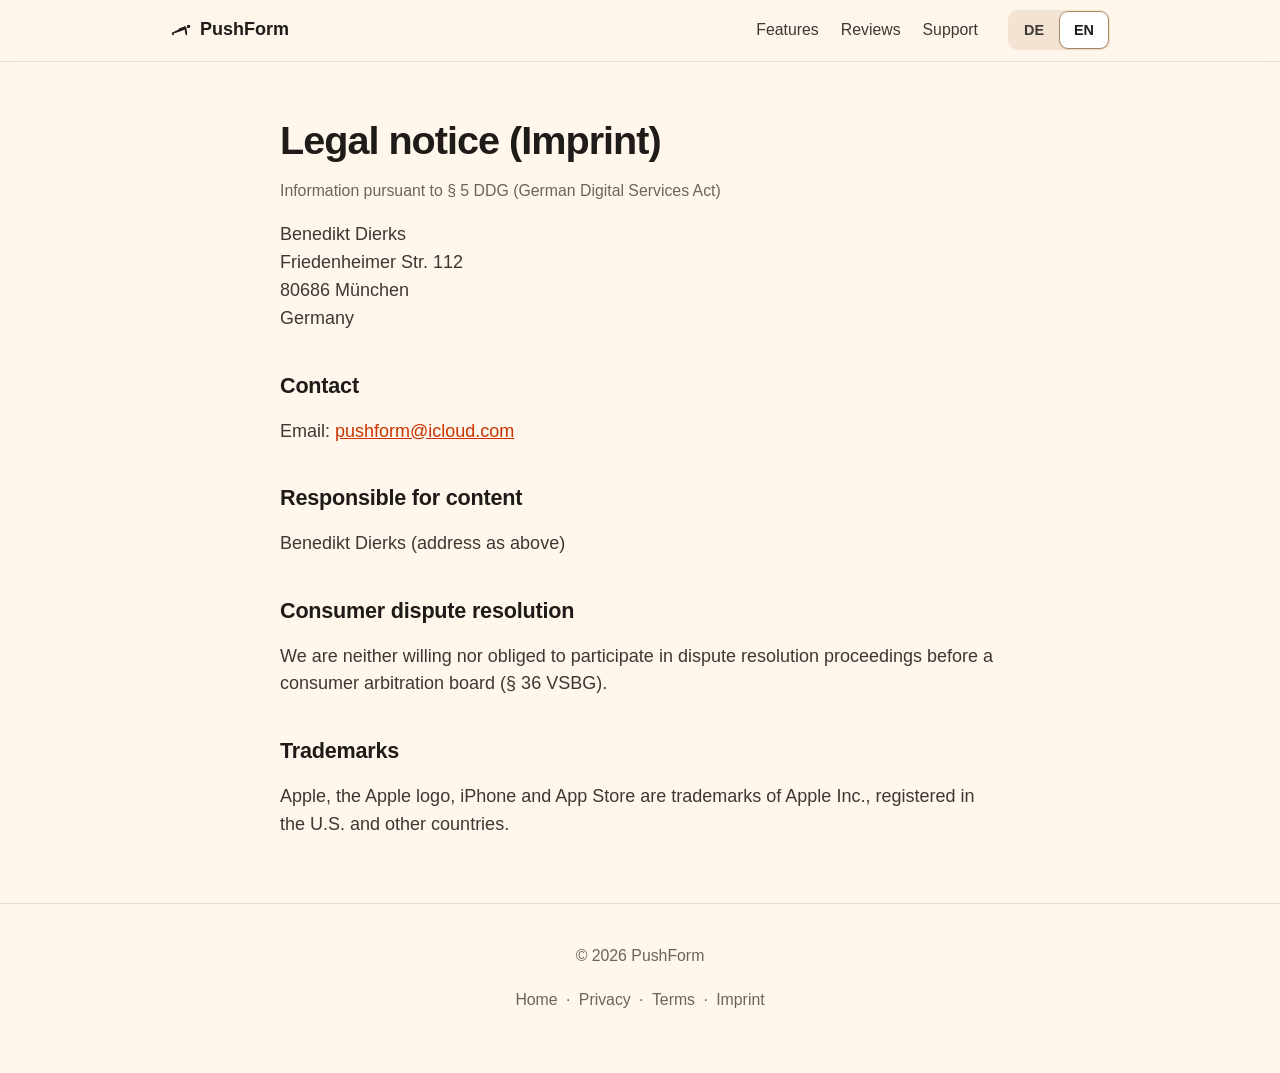
<file: impressum.html>
<!DOCTYPE html>
<html lang="de">
<head>
<meta charset="utf-8">
<meta name="viewport" content="width=device-width, initial-scale=1">
  <link rel="icon" href="favicon.ico" sizes="any">
  <link rel="icon" type="image/png" sizes="32x32" href="favicon-32.png">
  <link rel="apple-touch-icon" href="icon.png">
<meta name="robots" content="noindex, nofollow, noarchive">
<title>PushForm – Impressum</title>
<link rel="stylesheet" href="site.css?v=20261127c">
<script>document.documentElement.classList.add('js');</script>
</head>
<body class="doc">
<header class="site">
  <a class="skip" href="#inhalt" data-en="Skip to content">Zum Inhalt</a>
  <div class="topbar">
    <a class="brand" href="index.html"><span class="fig" aria-hidden="true"></span>PushForm</a>
    <nav class="topnav" aria-label="Bereiche" data-en-label="Sections"><a href="index.html#funktionen" data-en="Features">Features</a><a href="index.html#bewertungen" data-en="Reviews">Bewertungen</a><a href="index.html#fragen" data-en="Support">Support</a></nav>
    <span class="langsw" role="group" aria-label="Sprache" data-en-label="Language"><button type="button" data-lang="de" lang="de" aria-label="Deutsch" aria-pressed="false">DE</button><button type="button" data-lang="en" lang="en" aria-label="English" aria-pressed="false">EN</button></span>
  </div>
</header>
<span id="inhalt" class="site skip-target" tabindex="-1"></span>


<h1>Impressum</h1>
<p class="meta">Angaben gemäß § 5 DDG (Digitale-Dienste-Gesetz)</p>

<p>
Benedikt Dierks<br>
Friedenheimer Str. 112<br>
80686 München<br>
Deutschland
</p>

<h2>Kontakt</h2>
<p>E-Mail: <a href="mailto:pushform@icloud.com">pushform@icloud.com</a></p>

<h2>Verantwortlich für den Inhalt nach § 18 Abs. 2 MStV</h2>
<p>Benedikt Dierks (Anschrift wie oben)</p>

<h2>Verbraucherstreitbeilegung</h2>
<p>Wir sind nicht bereit und nicht verpflichtet, an Streitbeilegungsverfahren vor einer Verbraucherschlichtungsstelle teilzunehmen (§ 36 VSBG).</p>

<!-- Markenhinweis: Pflicht, weil die Website das App-Store-Badge zeigt ("credit both Apple and the
     Apple Logo"), einmal je Website dort, wo die rechtlichen Hinweise stehen; ausserhalb der USA
     ohne ®-Zeichen. Quelle: developer.apple.com/app-store/marketing/guidelines (Credit Lines). -->
<h2>Markenhinweis</h2>
<p>Apple, das Apple-Logo, iPhone und App Store sind Marken der Apple Inc., eingetragen in den USA und weiteren Ländern.</p>

<hr>

<h1 id="en">Legal notice (Imprint)</h1>
<p class="meta">Information pursuant to § 5 DDG (German Digital Services Act)</p>

<p>
Benedikt Dierks<br>
Friedenheimer Str. 112<br>
80686 München<br>
Germany
</p>

<h2>Contact</h2>
<p>Email: <a href="mailto:pushform@icloud.com">pushform@icloud.com</a></p>

<h2>Responsible for content</h2>
<p>Benedikt Dierks (address as above)</p>

<h2>Consumer dispute resolution</h2>
<p>We are neither willing nor obliged to participate in dispute resolution proceedings before a consumer arbitration board (§ 36 VSBG).</p>

<h2>Trademarks</h2>
<p>Apple, the Apple logo, iPhone and App Store are trademarks of Apple Inc., registered in the U.S. and other countries.</p>
<footer class="site site-foot">
    © 2026 PushForm
    <div class="row">
      <a href="index.html" data-en="Home">Start</a> ·
      <a href="privacy.html" data-en="Privacy">Datenschutz</a> ·
      <a href="terms.html" data-en="Terms">Nutzungsbedingungen</a> ·
      <a href="impressum.html" data-en="Imprint">Impressum</a>
    </div>
  </footer>

<script>
(function(){
  var en=document.getElementById('en');
  var deN=[],enN=[];
  if(en){
    var start=en.previousElementSibling; while(start&&start.tagName!=='HR'){start=start.previousElementSibling;} if(!start)start=en;
    var inEn=false;
    Array.prototype.forEach.call(document.body.children,function(el){
      if(el.classList.contains('site')||el.tagName==='SCRIPT')return;
      if(el===start){inEn=true; if(el.tagName==='HR'){el.style.display='none'; return;}}
      (inEn?enN:deN).push(el);
    });
  }
  var nodes=document.querySelectorAll('[data-en]');
  var deTxt=[]; nodes.forEach(function(n){deTxt.push(n.innerHTML);});
  var btns=document.querySelectorAll('.langsw button');
  function apply(l){
    deN.forEach(function(e){e.style.display=l==='de'?'':'none';});
    enN.forEach(function(e){e.style.display=l==='en'?'':'none';});
    nodes.forEach(function(n,i){n.innerHTML=l==='en'?n.getAttribute('data-en'):deTxt[i];});
    document.documentElement.lang=l;
    try{localStorage.setItem('pf_lang',l);}catch(e){}
    btns.forEach(function(b){var on=b.getAttribute('data-lang')===l; b.classList.toggle('on',on); b.setAttribute('aria-pressed',on?'true':'false');}); document.querySelectorAll('[data-en-label]').forEach(function(n){ if(!n.dataset.deLabel) n.dataset.deLabel=n.getAttribute('aria-label'); n.setAttribute('aria-label', l==='en'?n.dataset.enLabel:n.dataset.deLabel); });
  }
  var q=(location.search.match(/[?&]lang=(de|en)/i)||[])[1];
  var init=q?q.toLowerCase():null;
  if(!init){try{init=localStorage.getItem('pf_lang');}catch(e){}}
  if(!init)init=(navigator.language||'en').toLowerCase().indexOf('de')===0?'de':'en';
  btns.forEach(function(b){b.addEventListener('click',function(){apply(b.getAttribute('data-lang'));});});
  apply(init);
})();
</script>
</body>
</html>
</file>
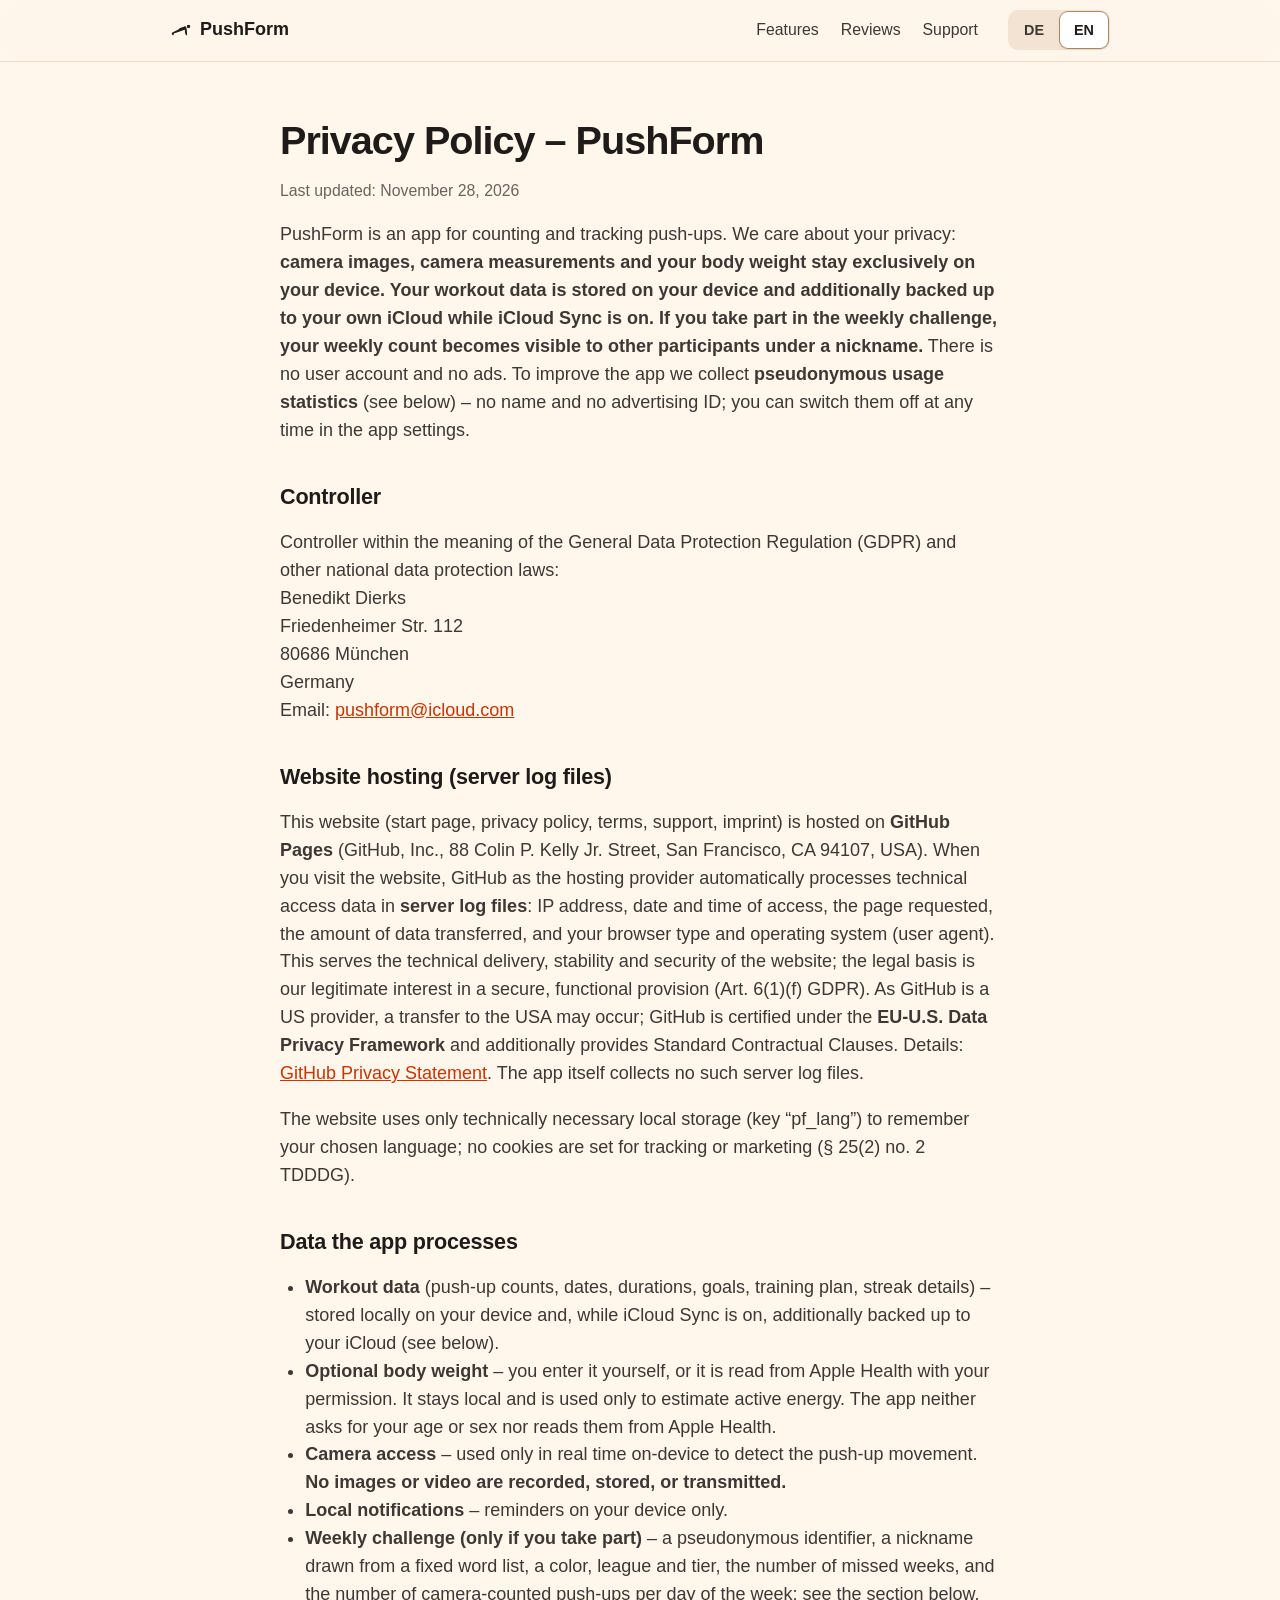
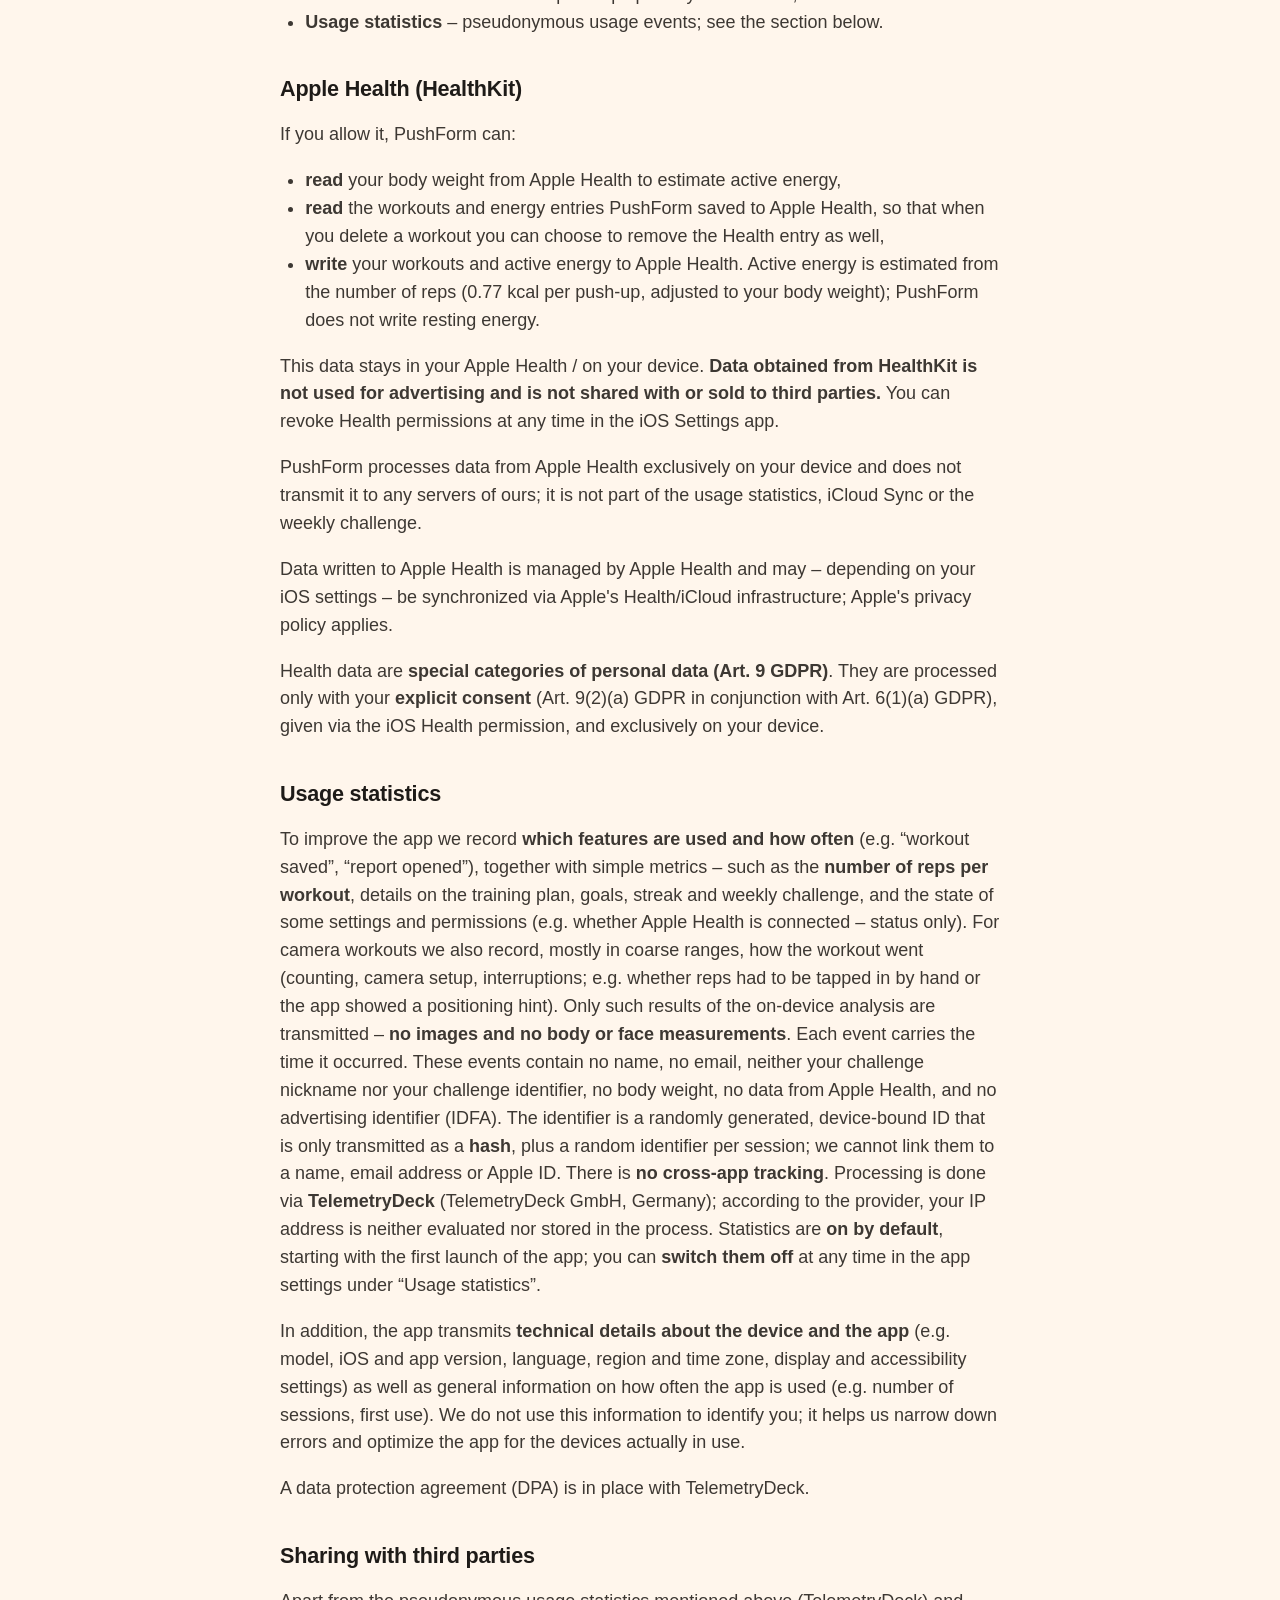
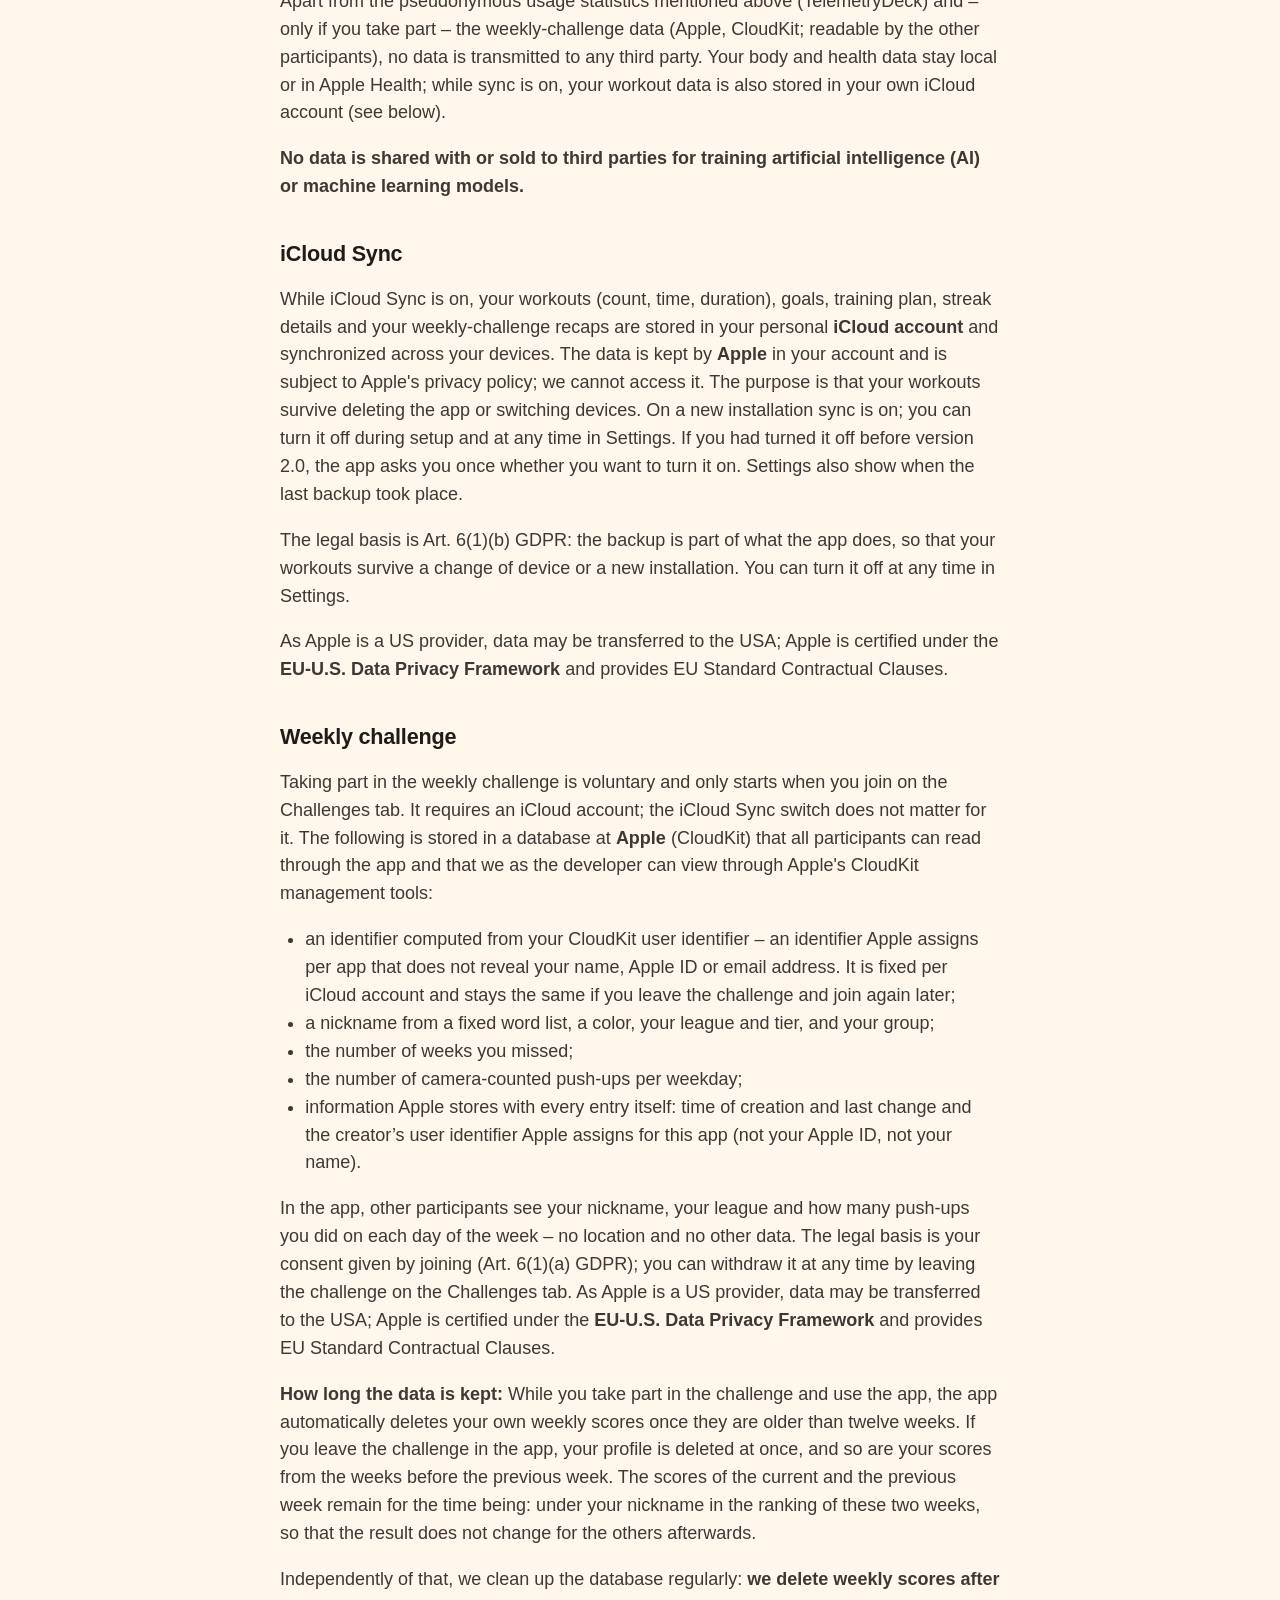
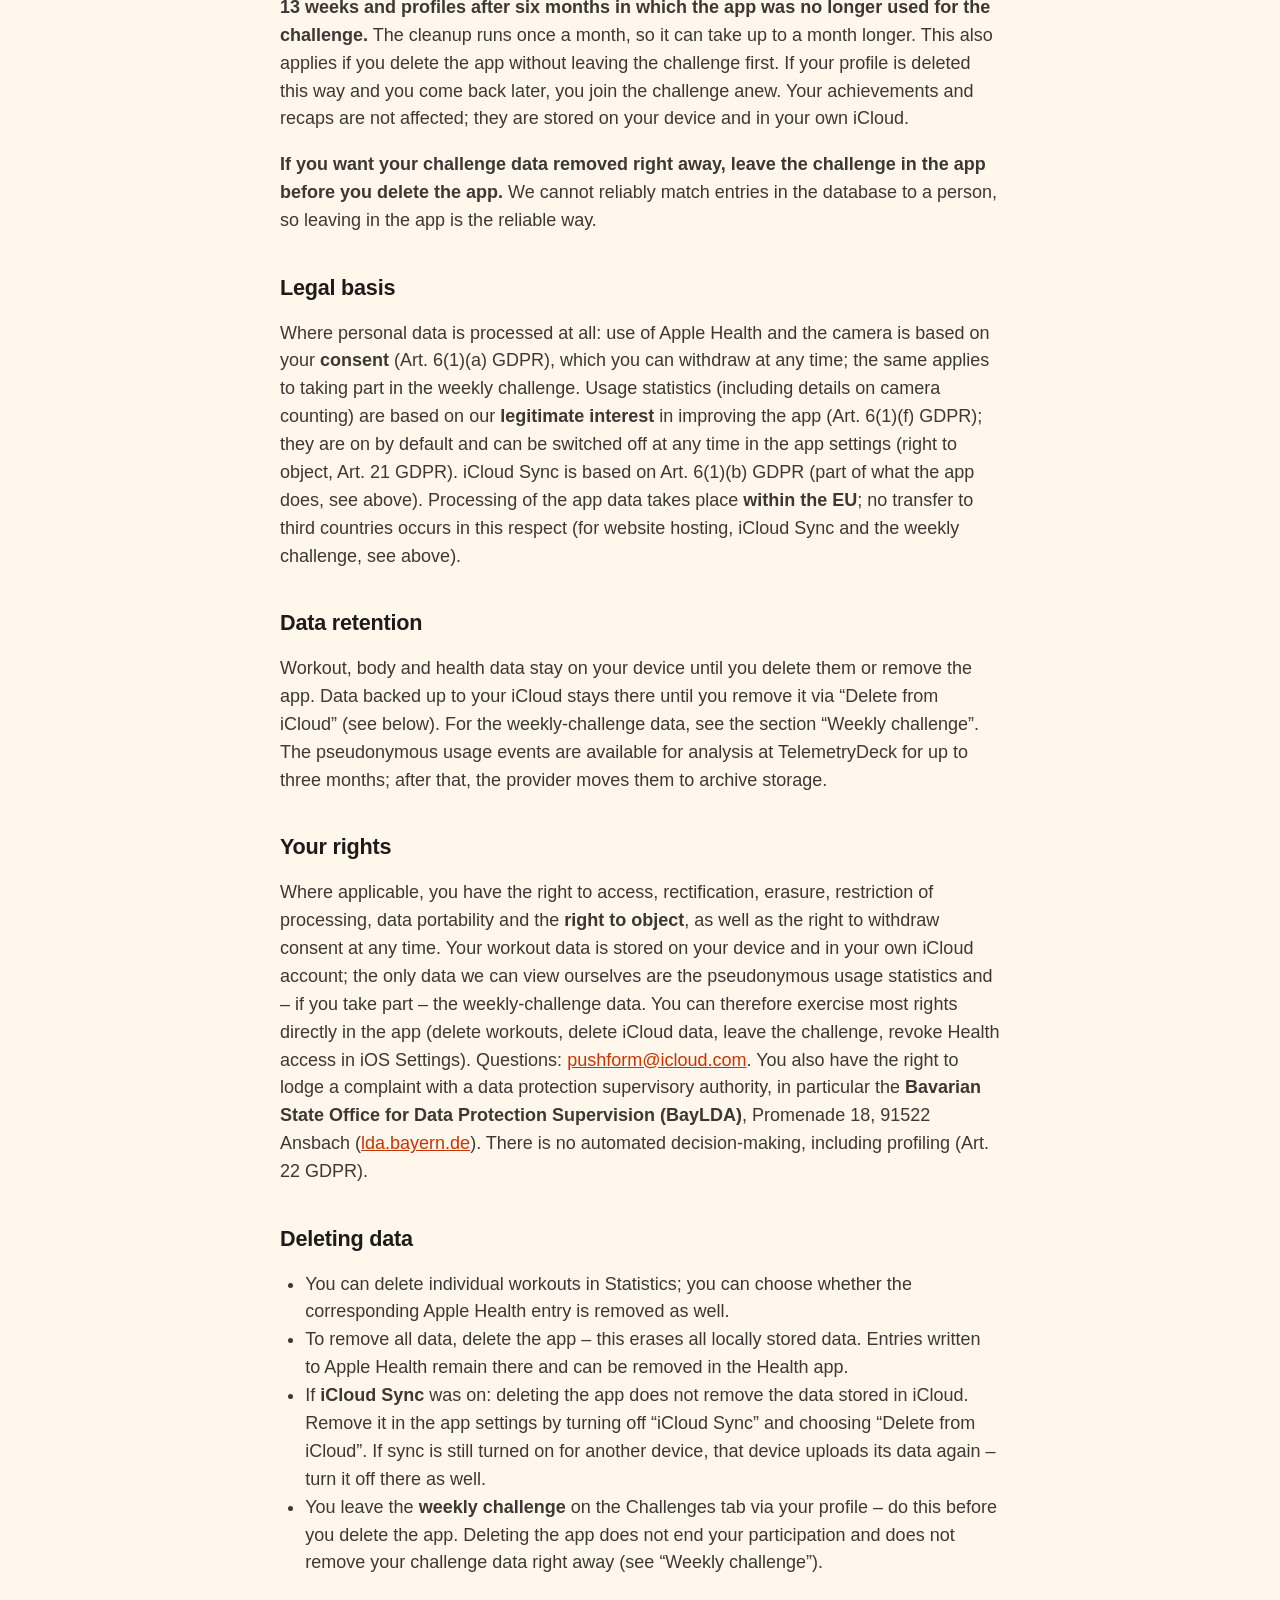
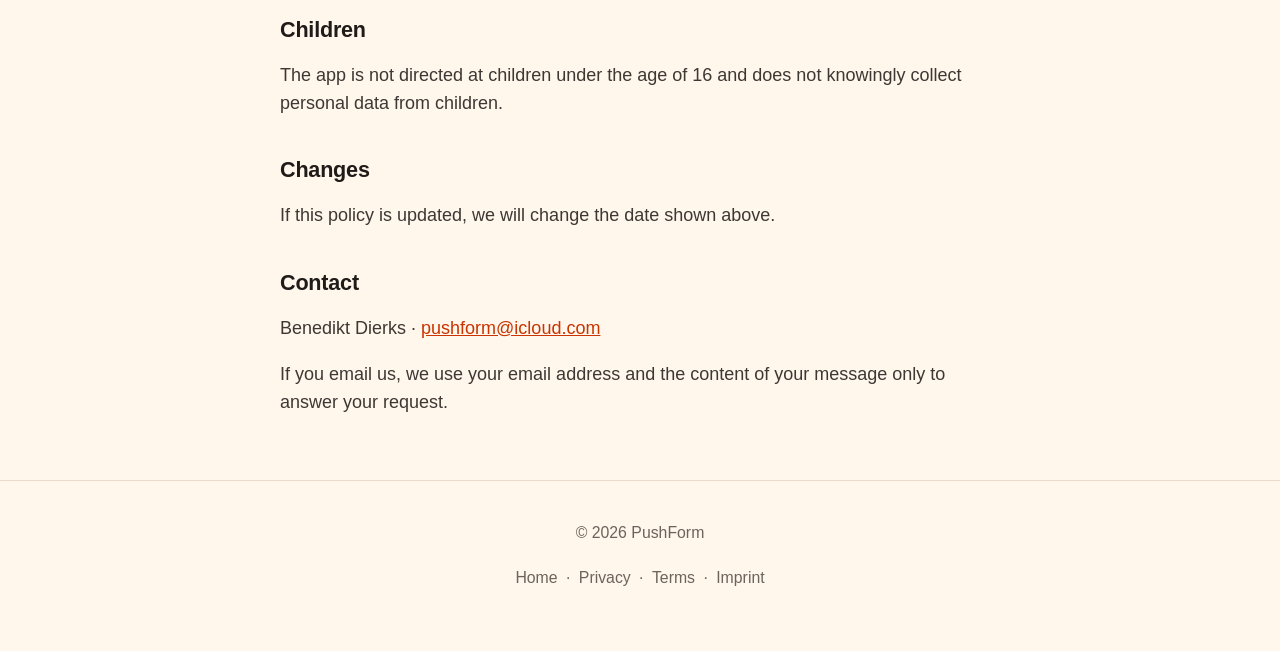
<file: privacy.html>
<!DOCTYPE html>
<html lang="de">
<head>
<meta charset="utf-8">
<meta name="viewport" content="width=device-width, initial-scale=1">
  <link rel="icon" href="favicon.ico" sizes="any">
  <link rel="icon" type="image/png" sizes="32x32" href="favicon-32.png">
  <link rel="apple-touch-icon" href="icon.png">
<meta name="robots" content="noindex, nofollow, noarchive">
<title>PushForm – Datenschutzerklärung / Privacy Policy</title>
<link rel="stylesheet" href="site.css?v=20261127c">
<script>document.documentElement.classList.add('js');</script>
</head>
<body class="doc">
<header class="site">
  <a class="skip" href="#inhalt" data-en="Skip to content">Zum Inhalt</a>
  <div class="topbar">
    <a class="brand" href="index.html"><span class="fig" aria-hidden="true"></span>PushForm</a>
    <nav class="topnav" aria-label="Bereiche" data-en-label="Sections"><a href="index.html#funktionen" data-en="Features">Features</a><a href="index.html#bewertungen" data-en="Reviews">Bewertungen</a><a href="index.html#fragen" data-en="Support">Support</a></nav>
    <span class="langsw" role="group" aria-label="Sprache" data-en-label="Language"><button type="button" data-lang="de" lang="de" aria-label="Deutsch" aria-pressed="false">DE</button><button type="button" data-lang="en" lang="en" aria-label="English" aria-pressed="false">EN</button></span>
  </div>
</header>
<span id="inhalt" class="site skip-target" tabindex="-1"></span>


<h1>Datenschutzerklärung – PushForm</h1>
<p class="meta">Stand: 28. November 2026</p>

<p>PushForm ist eine App zum Zählen und Verfolgen von Liegestützen. Datenschutz ist uns wichtig:
<strong>Kamerabilder, Messwerte der Kamera und dein Körpergewicht bleiben ausschließlich auf deinem Gerät. Deine Trainingsdaten liegen auf deinem Gerät und werden zusätzlich in deiner eigenen iCloud gesichert, solange die iCloud-Synchronisation eingeschaltet ist. Nimmst du an der Wochen-Challenge teil, wird deine Wochenzahl unter einem Fantasienamen für andere Teilnehmende sichtbar.</strong>
Es gibt kein Benutzerkonto und keine Werbung. Zur Verbesserung der App werden <strong>pseudonyme Nutzungsstatistiken</strong>
erhoben (siehe unten) – ohne Namen und ohne Werbe-ID; du kannst sie jederzeit in den App-Einstellungen abschalten.</p>

<h2>Verantwortlicher</h2>
<p>Verantwortlicher im Sinne der Datenschutz-Grundverordnung (DSGVO) und anderer nationaler Datenschutzgesetze ist:<br>
Benedikt Dierks<br>
Friedenheimer Str. 112<br>
80686 München<br>
Deutschland<br>
E-Mail: <a href="mailto:pushform@icloud.com">pushform@icloud.com</a></p>

<h2>Hosting der Website (Server-Logfiles)</h2>
<p>Diese Website (Startseite, Datenschutzerklärung, Nutzungsbedingungen, Support, Impressum) wird bei <strong>GitHub Pages</strong>
gehostet (GitHub, Inc., 88 Colin P. Kelly Jr. Street, San Francisco, CA 94107, USA). Beim Aufruf der Website
verarbeitet GitHub als Hosting-Anbieter automatisch technische Zugriffsdaten in <strong>Server-Logfiles</strong>:
IP-Adresse, Datum und Uhrzeit des Zugriffs, die aufgerufene Seite, die übertragene Datenmenge sowie Browsertyp
und Betriebssystem (User-Agent). Dies dient der technischen Auslieferung, Stabilität und Sicherheit der Website;
Rechtsgrundlage ist unser berechtigtes Interesse an einer sicheren, funktionsfähigen Bereitstellung
(Art. 6 Abs. 1 lit. f DSGVO). Da GitHub ein US-Anbieter ist, kann dabei eine Übermittlung in die USA erfolgen;
GitHub ist unter dem <strong>EU-U.S. Data Privacy Framework</strong> zertifiziert und stellt zusätzlich
Standardvertragsklauseln bereit. Details:
<a href="https://docs.github.com/en/site-policy/privacy-policies/github-general-privacy-statement">GitHub-Datenschutzerklärung</a>.
Die App selbst erhebt keine solchen Server-Logfiles.</p>
<p>Die Website nutzt ausschließlich technisch notwendigen lokalen Speicher (Schlüssel „pf_lang“) zum Merken der gewählten Sprache; es werden keine Cookies zu Tracking- oder Marketingzwecken gesetzt (§ 25 Abs. 2 Nr. 2 TDDDG).</p>


<h2>Welche Daten verarbeitet werden</h2>
<ul>
  <li><strong>Trainingsdaten</strong> (Anzahl Liegestütze, Datum, Dauer, Ziele, Trainingsplan, Streak-Angaben) – werden lokal auf deinem Gerät gespeichert und, solange die iCloud-Synchronisation eingeschaltet ist, zusätzlich in deiner iCloud gesichert (siehe unten).</li>
  <li><strong>Optionales Körpergewicht</strong> – du gibst es selbst ein oder es wird mit deiner Erlaubnis aus Apple Health gelesen. Es bleibt lokal und dient nur zur Schätzung der aktiven Energie. Alter und Geschlecht fragt die App weder ab noch liest sie sie aus Apple Health.</li>
  <li><strong>Kamerazugriff</strong> – wird ausschließlich in Echtzeit auf dem Gerät zur Erkennung der Liegestütz-Bewegung verwendet. Es werden <strong>keine Bilder oder Videos aufgenommen, gespeichert oder übertragen.</strong></li>
  <li><strong>Lokale Mitteilungen</strong> – nur Erinnerungen auf deinem Gerät.</li>
  <li><strong>Wochen-Challenge (nur bei Teilnahme)</strong> – eine pseudonyme Kennung, ein aus einer festen Wortliste gewürfelter Fantasiename, eine Farbe, Liga und Stufe, die Zahl verpasster Wochen sowie die Zahl deiner von der Kamera gezählten Liegestütze je Tag der Woche, siehe Abschnitt unten.</li>
  <li><strong>Nutzungsstatistik</strong> – pseudonyme Nutzungsereignisse, siehe Abschnitt unten.</li>
</ul>

<h2>Apple Health (HealthKit)</h2>
<p>Wenn du es erlaubst, kann PushForm:</p>
<ul>
  <li>dein Körpergewicht aus Apple Health <strong>lesen</strong>, um die aktive Energie zu schätzen,</li>
  <li>die von PushForm gespeicherten Trainings und Energie-Einträge in Apple Health <strong>lesen</strong>, damit dir beim Löschen eines Trainings angeboten werden kann, auch den Health-Eintrag zu entfernen,</li>
  <li>deine Trainings als Workout und die aktive Energie nach Apple Health <strong>schreiben</strong>. Die aktive Energie wird aus der Zahl der Wiederholungen geschätzt (0,77 kcal je Liegestütz, angepasst an dein Körpergewicht); einen Ruheenergieverbrauch schreibt PushForm nicht.</li>
</ul>
<p>Diese Daten verbleiben in deinem Apple Health bzw. auf deinem Gerät. <strong>Daten aus HealthKit werden
nicht für Werbung verwendet und nicht an Dritte weitergegeben oder verkauft.</strong> Du kannst die
Health-Berechtigungen jederzeit in der iOS-Einstellungen-App entziehen.</p>
<p>PushForm verarbeitet Daten aus Apple Health ausschließlich lokal und übermittelt sie nicht an eigene Server; sie gehen weder in die Nutzungsstatistik noch in die iCloud-Synchronisation oder die Wochen-Challenge.</p>
<p>In Apple Health geschriebene Daten unterliegen der Verwaltung durch Apple Health und können – je nach deinen iOS-Einstellungen – über Apples Health-/iCloud-Infrastruktur synchronisiert werden; es gelten Apples Datenschutzbestimmungen.</p>
<p>Gesundheitsdaten sind <strong>besondere Kategorien personenbezogener Daten (Art. 9 DSGVO)</strong>. Ihre
Verarbeitung erfolgt nur auf deine <strong>ausdrückliche Einwilligung</strong> (Art. 9 Abs. 2 lit. a DSGVO i. V. m. Art. 6 Abs. 1 lit. a DSGVO), erteilt über die iOS-Health-Berechtigung,
und ausschließlich lokal auf deinem Gerät.</p>

<h2>Nutzungsstatistik</h2>
<p>Zur Verbesserung der App erfassen wir, <strong>welche Funktionen wie oft genutzt werden</strong> (z. B.
„Training gespeichert", „Bericht geöffnet"), und einfache Kennzahlen dazu – etwa die <strong>Zahl der Wiederholungen je Training</strong>,
Angaben zu Trainingsplan, Zielen, Streak und Wochen-Challenge sowie den Stand einzelner Einstellungen und
Berechtigungen (z. B. ob Apple Health verbunden ist – nur als Status). Bei Kamera-Trainings erfassen wir zusätzlich,
überwiegend in groben Stufen, wie das Training ablief (Zählung, Einrichten der Kamera, Unterbrechungen; z. B. ob von
Hand nachgetippt werden musste oder die App einen Hinweis zur Position gab). Übertragen werden nur solche Ergebnisse
der Auswertung auf dem Gerät – <strong>keine Bilder und keine Messwerte zu Körper oder Gesicht</strong>. Jedes Ereignis trägt den Zeitpunkt seiner Entstehung.
Diese Ereignisse enthalten keinen
Namen, keine E-Mail, weder deinen Fantasienamen noch deine Kennung aus der Challenge, kein Körpergewicht, keine Daten aus Apple Health und keine Werbe-ID (IDFA). Als Kennung dient eine
zufällig erzeugte, gerätegebundene ID, die nur als <strong>Hashwert</strong> übertragen wird, dazu eine zufällige Kennung je Sitzung; wir können sie keinem Namen, keiner E-Mail-Adresse und keiner Apple-ID zuordnen. Es findet <strong>kein app-übergreifendes Tracking</strong> statt.
Die Verarbeitung erfolgt über <strong>TelemetryDeck</strong> (TelemetryDeck GmbH, Deutschland); deine IP-Adresse wird dabei nach Angaben des Anbieters weder ausgewertet noch gespeichert. Die Statistik ist <strong>standardmäßig aktiv</strong>, auch schon beim ersten Start der App; du kannst sie jederzeit
in den App-Einstellungen unter „Nutzungsstatistik“ <strong>abschalten</strong>.</p>
<p>Zusätzlich übermittelt die App <strong>technische Angaben zu Gerät und App</strong> (z. B. Modell, iOS- und App-Version,
Sprache, Region und Zeitzone, Bildschirm- und Bedienungshilfe-Einstellungen) sowie allgemeine Angaben zur
Nutzungshäufigkeit (z. B. Zahl der Sitzungen, erste Nutzung). Diese Angaben nutzen wir nicht, um dich zu identifizieren; sie
dienen dazu, Fehler einzugrenzen und die App für die tatsächlich genutzten Geräte zu optimieren.</p>
<p>Mit TelemetryDeck besteht eine Vereinbarung zum Datenschutz (AVV).</p>

<h2>Weitergabe an Dritte</h2>
<p>Außer den oben genannten pseudonymen Nutzungsstatistiken (TelemetryDeck) und – nur bei Teilnahme – den Angaben
der Wochen-Challenge (Apple, CloudKit; lesbar für die anderen Teilnehmenden) werden keine Daten an Dritte
übertragen. Deine Körper- und Health-Daten bleiben lokal bzw. in Apple Health; deine Trainingsdaten liegen bei
eingeschalteter Synchronisation zusätzlich in deinem eigenen iCloud-Konto (siehe unten).</p>
<p>Es werden <strong>keine Daten zum Training von Künstlicher Intelligenz (KI) oder Machine-Learning-Modellen
an Dritte weitergegeben oder verkauft.</strong></p>

<h2>iCloud-Synchronisation</h2>
<p>Ist die iCloud-Synchronisation eingeschaltet, werden deine Trainings (Anzahl, Zeitpunkt, Dauer), Ziele, dein
Trainingsplan, deine Streak-Angaben und die Rückblicke der Wochen-Challenge in deinem persönlichen
<strong>iCloud-Konto</strong> gespeichert und zwischen deinen Geräten abgeglichen. Die Daten liegen bei
<strong>Apple</strong> in deinem Konto und unterliegen Apples Datenschutzbestimmungen; wir haben darauf keinen Zugriff.
Der Zweck ist, dass deine Trainings erhalten bleiben, wenn du die App löschst oder das Gerät wechselst.
Bei einer neuen Installation ist die Synchronisation eingeschaltet; du kannst sie beim Einrichten und jederzeit
in den Einstellungen ausschalten. Hattest du sie vor Version 2.0 ausgeschaltet, fragt dich die App einmal, ob du
sie einschalten möchtest. In den Einstellungen siehst du auch, wann zuletzt gesichert wurde.</p>
<p>Rechtsgrundlage ist Art. 6 Abs. 1 lit. b DSGVO: Die Sicherung gehört zum Funktionsumfang der App, damit deine Trainings bei Gerätewechsel oder Neuinstallation erhalten bleiben. Du kannst sie jederzeit in den Einstellungen ausschalten.</p>
<p>Da Apple ein US-Anbieter ist, kann dabei eine Übermittlung in die USA erfolgen; Apple ist unter dem <strong>EU-U.S. Data Privacy Framework</strong> zertifiziert und stellt EU-Standardvertragsklauseln bereit.</p>

<h2>Wochen-Challenge</h2>
<p>Die Teilnahme an der Wochen-Challenge ist freiwillig und beginnt erst, wenn du im Challenges-Reiter beitrittst.
Dafür brauchst du ein iCloud-Konto; der Schalter der iCloud-Synchronisation spielt dafür keine Rolle. Gespeichert
werden in einer Datenbank bei <strong>Apple</strong> (CloudKit), die alle Teilnehmenden über die App lesen können
und die wir als Entwickler über Apples CloudKit-Verwaltung einsehen können:</p>
<ul>
  <li>eine Kennung, die aus deiner CloudKit-Nutzerkennung errechnet wird – einer Kennung, die Apple je App vergibt und die keinen Rückschluss auf deinen Namen, deine Apple-ID oder deine E-Mail-Adresse erlaubt. Sie ist je iCloud-Konto fest und bleibt gleich, wenn du die Challenge verlässt und später wieder beitrittst;</li>
  <li>ein Fantasiename aus einer festen Wortliste, eine Farbe, deine Liga und Stufe sowie deine Gruppe;</li>
  <li>die Zahl der Wochen, in denen du nicht dabei warst;</li>
  <li>die Zahl deiner von der Kamera gezählten Liegestütze je Wochentag;</li>
  <li>Angaben, die Apple zu jedem Eintrag selbst speichert: Zeitpunkt der Erstellung und der letzten Änderung sowie die von Apple für diese App vergebene Nutzerkennung des Erstellers (nicht deine Apple-ID, nicht dein Name).</li>
</ul>
<p>Andere Teilnehmende sehen in der App deinen Fantasienamen, deine Liga und wie viele Liegestütze du an den
Tagen der Woche gemacht hast – keinen Ort und keine weiteren Daten. Rechtsgrundlage ist deine Einwilligung durch
den Beitritt (Art. 6 Abs. 1 lit. a DSGVO); du kannst sie jederzeit widerrufen, indem du die Challenge im
Challenges-Reiter verlässt. Da Apple ein US-Anbieter ist, kann dabei eine Übermittlung in die USA erfolgen; Apple
ist unter dem <strong>EU-U.S. Data Privacy Framework</strong> zertifiziert und stellt EU-Standardvertragsklauseln bereit.</p>
<p><strong>Wie lange die Angaben gespeichert bleiben:</strong> Solange du an der Challenge teilnimmst und die App
benutzt, löscht die App deine eigenen Wochenstände automatisch, sobald sie älter als zwölf Wochen sind.
Verlässt du die Challenge in der App, wird dein Profil sofort gelöscht, ebenso deine Wochenstände der Wochen vor
der vorangegangenen Woche. Stehen bleiben zunächst die Wochenstände der laufenden und der vorangegangenen Woche:
unter deinem Fantasienamen in der Rangliste dieser beiden Wochen, damit sich das Ergebnis für die anderen nicht
nachträglich ändert.</p>
<p>Unabhängig davon räumen wir die Datenbank regelmäßig auf: <strong>Wochenstände löschen wir nach 13 Wochen,
Profile nach sechs Monaten, in denen die App nicht mehr für die Challenge benutzt wurde.</strong> Das Aufräumen
läuft einmal im Monat, es kann also bis zu einen Monat länger dauern. Das gilt auch, wenn du die App löschst, ohne
die Challenge vorher zu verlassen. Wird dein Profil auf diese Weise gelöscht und du kommst später zurück, trittst
du der Challenge neu bei. Deine Erfolge und Rückblicke sind davon nicht betroffen; sie liegen auf deinem Gerät und
in deiner eigenen iCloud.</p>
<p><strong>Wenn deine Challenge-Angaben sofort entfernt werden sollen, verlasse die Challenge in der App, bevor du
die App löschst.</strong> Wir können die Einträge in der Datenbank keiner Person sicher zuordnen; der Ausstieg in
der App ist deshalb der verlässliche Weg.</p>

<h2>Rechtsgrundlage der Verarbeitung</h2>
<p>Soweit überhaupt personenbezogene Daten verarbeitet werden: Die Nutzung von Apple Health und Kamera erfolgt
auf Grundlage deiner <strong>Einwilligung</strong> (Art. 6 Abs. 1 lit. a DSGVO), die du jederzeit widerrufen
kannst; das gilt auch für die Teilnahme an der Wochen-Challenge. Die pseudonyme Nutzungsstatistik (auch soweit sie Angaben zur Kamera-Zählung enthält) erfolgt auf Grundlage unseres <strong>berechtigten Interesses</strong> an der Verbesserung der App (Art. 6 Abs. 1 lit. f DSGVO); sie ist standardmäßig aktiv und jederzeit in den App-Einstellungen abschaltbar (Widerspruch nach Art. 21 DSGVO).
Die iCloud-Synchronisation beruht auf Art. 6 Abs. 1 lit. b DSGVO (Funktionsumfang der App, siehe oben).
Die Verarbeitung findet
<strong>innerhalb der EU</strong> statt; eine Übermittlung in Drittländer erfolgt insoweit nicht (zum Hosting der Website, zur iCloud-Synchronisation und zur Wochen-Challenge siehe oben).</p>

<h2>Speicherdauer</h2>
<p>Trainings-, Körper- und Health-Daten bleiben auf deinem Gerät, bis du sie löschst oder die App entfernst.
In deiner iCloud gesicherte Daten bleiben dort, bis du sie über „Aus iCloud löschen“ entfernst (siehe unten).
Für die Angaben der Wochen-Challenge siehe den Abschnitt „Wochen-Challenge“.
Die pseudonymen Ereignisse der Nutzungsstatistik stehen bei TelemetryDeck bis zu drei Monate für Auswertungen zur Verfügung; danach werden sie vom Anbieter ausgelagert.</p>

<h2>Deine Rechte</h2>
<p>Du hast – soweit anwendbar – das Recht auf Auskunft, Berichtigung, Löschung, Einschränkung der Verarbeitung,
Datenübertragbarkeit und das <strong>Widerspruchsrecht</strong> sowie das Recht, eine erteilte Einwilligung
jederzeit zu widerrufen. Deine Trainingsdaten liegen auf deinem Gerät und in deinem eigenen iCloud-Konto; Daten,
die wir selbst einsehen können, beschränken sich auf die pseudonymen Nutzungsstatistiken und – bei Teilnahme – die
Angaben der Wochen-Challenge. Die meisten Rechte kannst du deshalb direkt in der App ausüben (Trainings löschen,
iCloud-Daten löschen, die Challenge verlassen, Health-Zugriff in den iOS-Einstellungen entziehen).
Bei Fragen erreichst du uns unter <a href="mailto:pushform@icloud.com">pushform@icloud.com</a>. Du hast zudem das
Recht, dich bei einer Datenschutz-Aufsichtsbehörde zu beschweren, insbesondere beim <strong>Bayerischen Landesamt
für Datenschutzaufsicht (BayLDA)</strong>, Promenade 18, 91522 Ansbach (<a href="https://www.lda.bayern.de">lda.bayern.de</a>). Eine automatisierte Entscheidungsfindung einschließlich Profiling (Art. 22 DSGVO) findet nicht statt.</p>

<h2>Daten löschen</h2>
<ul>
  <li>Einzelne Trainings kannst du in den Statistiken löschen; dabei kannst du wählen, ob auch der zugehörige Apple-Health-Eintrag entfernt wird.</li>
  <li>Um alle Daten zu entfernen, lösche die App – damit werden sämtliche lokal gespeicherten Daten gelöscht. In Apple Health geschriebene Einträge bleiben dort erhalten und können in der Health-App entfernt werden.</li>
  <li>Wenn die <strong>iCloud-Synchronisation</strong> eingeschaltet war: Das Löschen der App entfernt die in iCloud gespeicherten Daten nicht. Du löschst sie in den App-Einstellungen, indem du „iCloud-Synchronisation“ ausschaltest und „Aus iCloud löschen“ wählst. Ist die Synchronisation auf einem weiteren Gerät noch eingeschaltet, lädt dieses seine Daten wieder hoch – schalte sie dort ebenfalls aus.</li>
  <li>Die <strong>Wochen-Challenge</strong> verlässt du im Challenges-Reiter über dein Profil – tu das, bevor du die App löschst. Das Löschen der App beendet die Teilnahme nicht und entfernt deine Challenge-Angaben nicht sofort (siehe „Wochen-Challenge“).</li>
</ul>

<h2>Kinder</h2>
<p>Die App richtet sich nicht an Kinder unter 16 Jahren und sammelt wissentlich keine personenbezogenen Daten von Kindern.</p>

<h2>Änderungen</h2>
<p>Wird diese Datenschutzerklärung aktualisiert, ändern wir das oben genannte Datum.</p>

<h2>Kontakt</h2>
<p>Benedikt Dierks · <a href="mailto:pushform@icloud.com">pushform@icloud.com</a></p>
<p>Schreibst du uns eine E-Mail, verwenden wir deine E-Mail-Adresse und den Inhalt deiner Nachricht nur, um deine Anfrage zu beantworten.</p>

<hr>

<h1 id="en">Privacy Policy – PushForm</h1>
<p class="meta">Last updated: November 28, 2026</p>

<p>PushForm is an app for counting and tracking push-ups. We care about your privacy:
<strong>camera images, camera measurements and your body weight stay exclusively on your device. Your workout data is stored on your device and additionally backed up to your own iCloud while iCloud Sync is on. If you take part in the weekly challenge, your weekly count becomes visible to other participants under a nickname.</strong> There is no user account
and no ads. To improve the app we collect <strong>pseudonymous usage statistics</strong> (see below) – no name
and no advertising ID; you can switch them off at any time in the app settings.</p>

<h2>Controller</h2>
<p>Controller within the meaning of the General Data Protection Regulation (GDPR) and other national data protection laws:<br>
Benedikt Dierks<br>
Friedenheimer Str. 112<br>
80686 München<br>
Germany<br>
Email: <a href="mailto:pushform@icloud.com">pushform@icloud.com</a></p>

<h2>Website hosting (server log files)</h2>
<p>This website (start page, privacy policy, terms, support, imprint) is hosted on <strong>GitHub Pages</strong>
(GitHub, Inc., 88 Colin P. Kelly Jr. Street, San Francisco, CA 94107, USA). When you visit the website, GitHub
as the hosting provider automatically processes technical access data in <strong>server log files</strong>:
IP address, date and time of access, the page requested, the amount of data transferred, and your browser type
and operating system (user agent). This serves the technical delivery, stability and security of the website;
the legal basis is our legitimate interest in a secure, functional provision (Art. 6(1)(f) GDPR). As GitHub is a
US provider, a transfer to the USA may occur; GitHub is certified under the <strong>EU-U.S. Data Privacy
Framework</strong> and additionally provides Standard Contractual Clauses. Details:
<a href="https://docs.github.com/en/site-policy/privacy-policies/github-general-privacy-statement">GitHub Privacy Statement</a>.
The app itself collects no such server log files.</p>
<p>The website uses only technically necessary local storage (key “pf_lang”) to remember your chosen language; no cookies are set for tracking or marketing (§ 25(2) no. 2 TDDDG).</p>


<h2>Data the app processes</h2>
<ul>
  <li><strong>Workout data</strong> (push-up counts, dates, durations, goals, training plan, streak details) – stored locally on your device and, while iCloud Sync is on, additionally backed up to your iCloud (see below).</li>
  <li><strong>Optional body weight</strong> – you enter it yourself, or it is read from Apple Health with your permission. It stays local and is used only to estimate active energy. The app neither asks for your age or sex nor reads them from Apple Health.</li>
  <li><strong>Camera access</strong> – used only in real time on-device to detect the push-up movement. <strong>No images or video are recorded, stored, or transmitted.</strong></li>
  <li><strong>Local notifications</strong> – reminders on your device only.</li>
  <li><strong>Weekly challenge (only if you take part)</strong> – a pseudonymous identifier, a nickname drawn from a fixed word list, a color, league and tier, the number of missed weeks, and the number of camera-counted push-ups per day of the week; see the section below.</li>
  <li><strong>Usage statistics</strong> – pseudonymous usage events; see the section below.</li>
</ul>

<h2>Apple Health (HealthKit)</h2>
<p>If you allow it, PushForm can:</p>
<ul>
  <li><strong>read</strong> your body weight from Apple Health to estimate active energy,</li>
  <li><strong>read</strong> the workouts and energy entries PushForm saved to Apple Health, so that when you delete a workout you can choose to remove the Health entry as well,</li>
  <li><strong>write</strong> your workouts and active energy to Apple Health. Active energy is estimated from the number of reps (0.77 kcal per push-up, adjusted to your body weight); PushForm does not write resting energy.</li>
</ul>
<p>This data stays in your Apple Health / on your device. <strong>Data obtained from HealthKit is not used for
advertising and is not shared with or sold to third parties.</strong> You can revoke Health permissions at any
time in the iOS Settings app.</p>
<p>PushForm processes data from Apple Health exclusively on your device and does not transmit it to any servers of ours; it is not part of the usage statistics, iCloud Sync or the weekly challenge.</p>
<p>Data written to Apple Health is managed by Apple Health and may – depending on your iOS settings – be synchronized via Apple's Health/iCloud infrastructure; Apple's privacy policy applies.</p>
<p>Health data are <strong>special categories of personal data (Art. 9 GDPR)</strong>. They are processed only
with your <strong>explicit consent</strong> (Art. 9(2)(a) GDPR in conjunction with Art. 6(1)(a) GDPR), given via the iOS Health permission, and exclusively on your device.</p>

<h2>Usage statistics</h2>
<p>To improve the app we record <strong>which features are used and how often</strong> (e.g. “workout saved”,
“report opened”), together with simple metrics – such as the <strong>number of reps per workout</strong>, details on
the training plan, goals, streak and weekly challenge, and the state of some settings and permissions (e.g. whether
Apple Health is connected – status only). For camera workouts we also record, mostly in coarse ranges, how the workout
went (counting, camera setup, interruptions; e.g. whether reps had to be tapped in by hand or the app showed a
positioning hint). Only such results of the on-device analysis are transmitted – <strong>no images and no body or face
measurements</strong>. Each event carries the time it occurred.
These events contain no name, no email, neither your challenge nickname nor your challenge identifier,
no body weight, no data from Apple Health, and no advertising identifier (IDFA). The identifier is a randomly generated, device-bound ID that is only transmitted as a
<strong>hash</strong>, plus a random identifier per session; we cannot link them to a name, email address or Apple ID.
There is <strong>no cross-app tracking</strong>. Processing is done via <strong>TelemetryDeck</strong>
(TelemetryDeck GmbH, Germany); according to the provider, your IP address is neither evaluated nor stored in the process. Statistics are <strong>on by default</strong>, starting with the first launch of the app;
you can <strong>switch them off</strong> at any time in the app settings under “Usage statistics”.</p>
<p>In addition, the app transmits <strong>technical details about the device and the app</strong> (e.g. model, iOS and
app version, language, region and time zone, display and accessibility settings) as well as general information on
how often the app is used (e.g. number of sessions, first use). We do not use this information to identify you; it helps us narrow
down errors and optimize the app for the devices actually in use.</p>
<p>A data protection agreement (DPA) is in place with TelemetryDeck.</p>

<h2>Sharing with third parties</h2>
<p>Apart from the pseudonymous usage statistics mentioned above (TelemetryDeck) and – only if you take part – the
weekly-challenge data (Apple, CloudKit; readable by the other participants), no data is transmitted to any third
party. Your body and health data stay local or in Apple Health; while sync is on, your workout data is also stored in
your own iCloud account (see below).</p>
<p><strong>No data is shared with or sold to third parties for training artificial intelligence (AI) or
machine learning models.</strong></p>

<h2>iCloud Sync</h2>
<p>While iCloud Sync is on, your workouts (count, time, duration), goals, training plan, streak details and your
weekly-challenge recaps are stored in your personal <strong>iCloud account</strong> and synchronized across your
devices. The data is kept by <strong>Apple</strong> in your account and is subject to Apple's privacy policy; we
cannot access it. The purpose is that your workouts survive deleting the app or switching devices. On a new
installation sync is on; you can turn it off during setup and at any time in Settings. If you had turned it off
before version 2.0, the app asks you once whether you want to turn it on. Settings also show when the last backup
took place.</p>
<p>The legal basis is Art. 6(1)(b) GDPR: the backup is part of what the app does, so that your workouts survive a change of device or a new installation. You can turn it off at any time in Settings.</p>
<p>As Apple is a US provider, data may be transferred to the USA; Apple is certified under the <strong>EU-U.S. Data Privacy Framework</strong> and provides EU Standard Contractual Clauses.</p>

<h2>Weekly challenge</h2>
<p>Taking part in the weekly challenge is voluntary and only starts when you join on the Challenges tab. It requires
an iCloud account; the iCloud Sync switch does not matter for it. The following is stored in a database at
<strong>Apple</strong> (CloudKit) that all participants can read through the app and that we as the developer can
view through Apple's CloudKit management tools:</p>
<ul>
  <li>an identifier computed from your CloudKit user identifier – an identifier Apple assigns per app that does not reveal your name, Apple ID or email address. It is fixed per iCloud account and stays the same if you leave the challenge and join again later;</li>
  <li>a nickname from a fixed word list, a color, your league and tier, and your group;</li>
  <li>the number of weeks you missed;</li>
  <li>the number of camera-counted push-ups per weekday;</li>
  <li>information Apple stores with every entry itself: time of creation and last change and the creator’s user identifier Apple assigns for this app (not your Apple ID, not your name).</li>
</ul>
<p>In the app, other participants see your nickname, your league and how many push-ups you did on each day of
the week – no location and no other data. The legal basis is your consent given by joining (Art. 6(1)(a) GDPR); you
can withdraw it at any time by leaving the challenge on the Challenges tab. As Apple is a US provider, data may be
transferred to the USA; Apple is certified under the <strong>EU-U.S. Data Privacy Framework</strong> and provides EU
Standard Contractual Clauses.</p>
<p><strong>How long the data is kept:</strong> While you take part in the challenge and use the app, the app
automatically deletes your own weekly scores once they are older than twelve weeks. If you leave the challenge in
the app, your profile is deleted at once, and so are your scores from the weeks before the previous week. The
scores of the current and the previous week remain for the time being: under your nickname in the ranking of these
two weeks, so that the result does not change for the others afterwards.</p>
<p>Independently of that, we clean up the database regularly: <strong>we delete weekly scores after 13 weeks and
profiles after six months in which the app was no longer used for the challenge.</strong> The cleanup runs once a
month, so it can take up to a month longer. This also applies if you delete the app without leaving the challenge
first. If your profile is deleted this way and you come back later, you join the challenge anew. Your achievements
and recaps are not affected; they are stored on your device and in your own iCloud.</p>
<p><strong>If you want your challenge data removed right away, leave the challenge in the app before you delete
the app.</strong> We cannot reliably match entries in the database to a person, so leaving in the app is the
reliable way.</p>

<h2>Legal basis</h2>
<p>Where personal data is processed at all: use of Apple Health and the camera is based on your <strong>consent</strong>
(Art. 6(1)(a) GDPR), which you can withdraw at any time; the same applies to taking part in the weekly challenge. Usage statistics (including details on camera counting) are based on our <strong>legitimate interest</strong> in improving the app (Art. 6(1)(f) GDPR); they are on by default and can be switched off at any time in the app settings (right to object, Art. 21 GDPR).
iCloud Sync is based on Art. 6(1)(b) GDPR (part of what the app does, see above).
Processing of the app data takes place <strong>within the EU</strong>; no transfer to third countries occurs in this respect (for website hosting, iCloud Sync and the weekly challenge, see above).</p>

<h2>Data retention</h2>
<p>Workout, body and health data stay on your device until you delete them or remove the app. Data backed up to
your iCloud stays there until you remove it via “Delete from iCloud” (see below). For the weekly-challenge data, see
the section “Weekly challenge”. The pseudonymous usage events are available for analysis at TelemetryDeck for up to three months; after that, the provider moves them to archive storage.</p>

<h2>Your rights</h2>
<p>Where applicable, you have the right to access, rectification, erasure, restriction of processing, data
portability and the <strong>right to object</strong>, as well as the right to withdraw consent at any time. Your
workout data is stored on your device and in your own iCloud account; the only data we can view ourselves are the
pseudonymous usage statistics and – if you take part – the weekly-challenge data. You can therefore exercise most
rights directly in the app (delete workouts, delete iCloud data, leave the challenge, revoke Health access in iOS
Settings). Questions: <a href="mailto:pushform@icloud.com">pushform@icloud.com</a>.
You also have the right to lodge a complaint with a data protection supervisory authority, in particular the
<strong>Bavarian State Office for Data Protection Supervision (BayLDA)</strong>, Promenade 18, 91522 Ansbach (<a href="https://www.lda.bayern.de">lda.bayern.de</a>). There is no automated decision-making, including profiling (Art. 22 GDPR).</p>

<h2>Deleting data</h2>
<ul>
  <li>You can delete individual workouts in Statistics; you can choose whether the corresponding Apple Health entry is removed as well.</li>
  <li>To remove all data, delete the app – this erases all locally stored data. Entries written to Apple Health remain there and can be removed in the Health app.</li>
  <li>If <strong>iCloud Sync</strong> was on: deleting the app does not remove the data stored in iCloud. Remove it in the app settings by turning off “iCloud Sync” and choosing “Delete from iCloud”. If sync is still turned on for another device, that device uploads its data again – turn it off there as well.</li>
  <li>You leave the <strong>weekly challenge</strong> on the Challenges tab via your profile – do this before you delete the app. Deleting the app does not end your participation and does not remove your challenge data right away (see “Weekly challenge”).</li>
</ul>

<h2>Children</h2>
<p>The app is not directed at children under the age of 16 and does not knowingly collect personal data from children.</p>

<h2>Changes</h2>
<p>If this policy is updated, we will change the date shown above.</p>

<h2>Contact</h2>
<p>Benedikt Dierks · <a href="mailto:pushform@icloud.com">pushform@icloud.com</a></p>
<p>If you email us, we use your email address and the content of your message only to answer your request.</p>
<footer class="site site-foot">
    © 2026 PushForm
    <div class="row">
      <a href="index.html" data-en="Home">Start</a> ·
      <a href="privacy.html" data-en="Privacy">Datenschutz</a> ·
      <a href="terms.html" data-en="Terms">Nutzungsbedingungen</a> ·
      <a href="impressum.html" data-en="Imprint">Impressum</a>
    </div>
  </footer>

<script>
(function(){
  var en=document.getElementById('en');
  var deN=[],enN=[];
  if(en){
    var start=en.previousElementSibling; while(start&&start.tagName!=='HR'){start=start.previousElementSibling;} if(!start)start=en;
    var inEn=false;
    Array.prototype.forEach.call(document.body.children,function(el){
      if(el.classList.contains('site')||el.tagName==='SCRIPT')return;
      if(el===start){inEn=true; if(el.tagName==='HR'){el.style.display='none'; return;}}
      (inEn?enN:deN).push(el);
    });
  }
  var nodes=document.querySelectorAll('[data-en]');
  var deTxt=[]; nodes.forEach(function(n){deTxt.push(n.innerHTML);});
  var btns=document.querySelectorAll('.langsw button');
  function apply(l){
    deN.forEach(function(e){e.style.display=l==='de'?'':'none';});
    enN.forEach(function(e){e.style.display=l==='en'?'':'none';});
    nodes.forEach(function(n,i){n.innerHTML=l==='en'?n.getAttribute('data-en'):deTxt[i];});
    document.documentElement.lang=l;
    try{localStorage.setItem('pf_lang',l);}catch(e){}
    btns.forEach(function(b){var on=b.getAttribute('data-lang')===l; b.classList.toggle('on',on); b.setAttribute('aria-pressed',on?'true':'false');}); document.querySelectorAll('[data-en-label]').forEach(function(n){ if(!n.dataset.deLabel) n.dataset.deLabel=n.getAttribute('aria-label'); n.setAttribute('aria-label', l==='en'?n.dataset.enLabel:n.dataset.deLabel); });
  }
  var q=(location.search.match(/[?&]lang=(de|en)/i)||[])[1];
  var init=q?q.toLowerCase():null;
  if(!init){try{init=localStorage.getItem('pf_lang');}catch(e){}}
  if(!init)init=(navigator.language||'en').toLowerCase().indexOf('de')===0?'de':'en';
  btns.forEach(function(b){b.addEventListener('click',function(){apply(b.getAttribute('data-lang'));});});
  apply(init);
})();
</script>
</body>
</html>
</file>
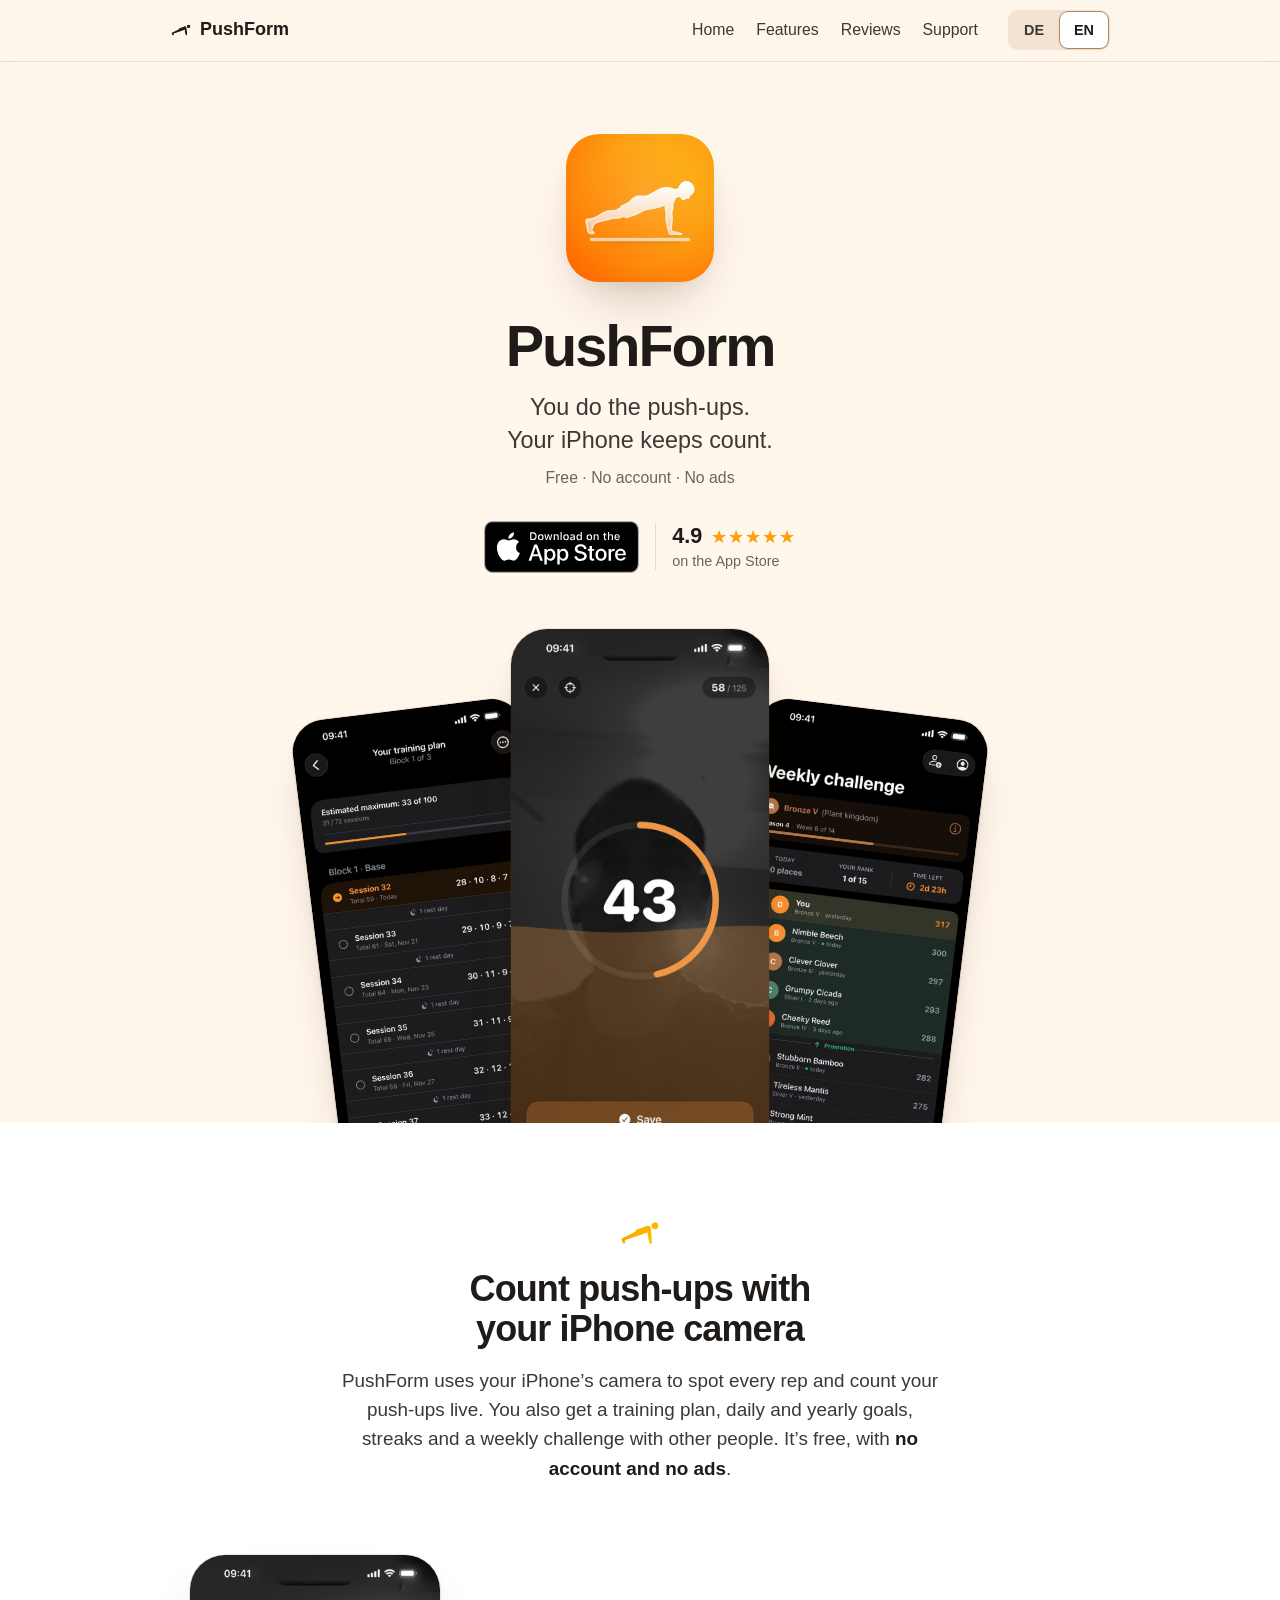
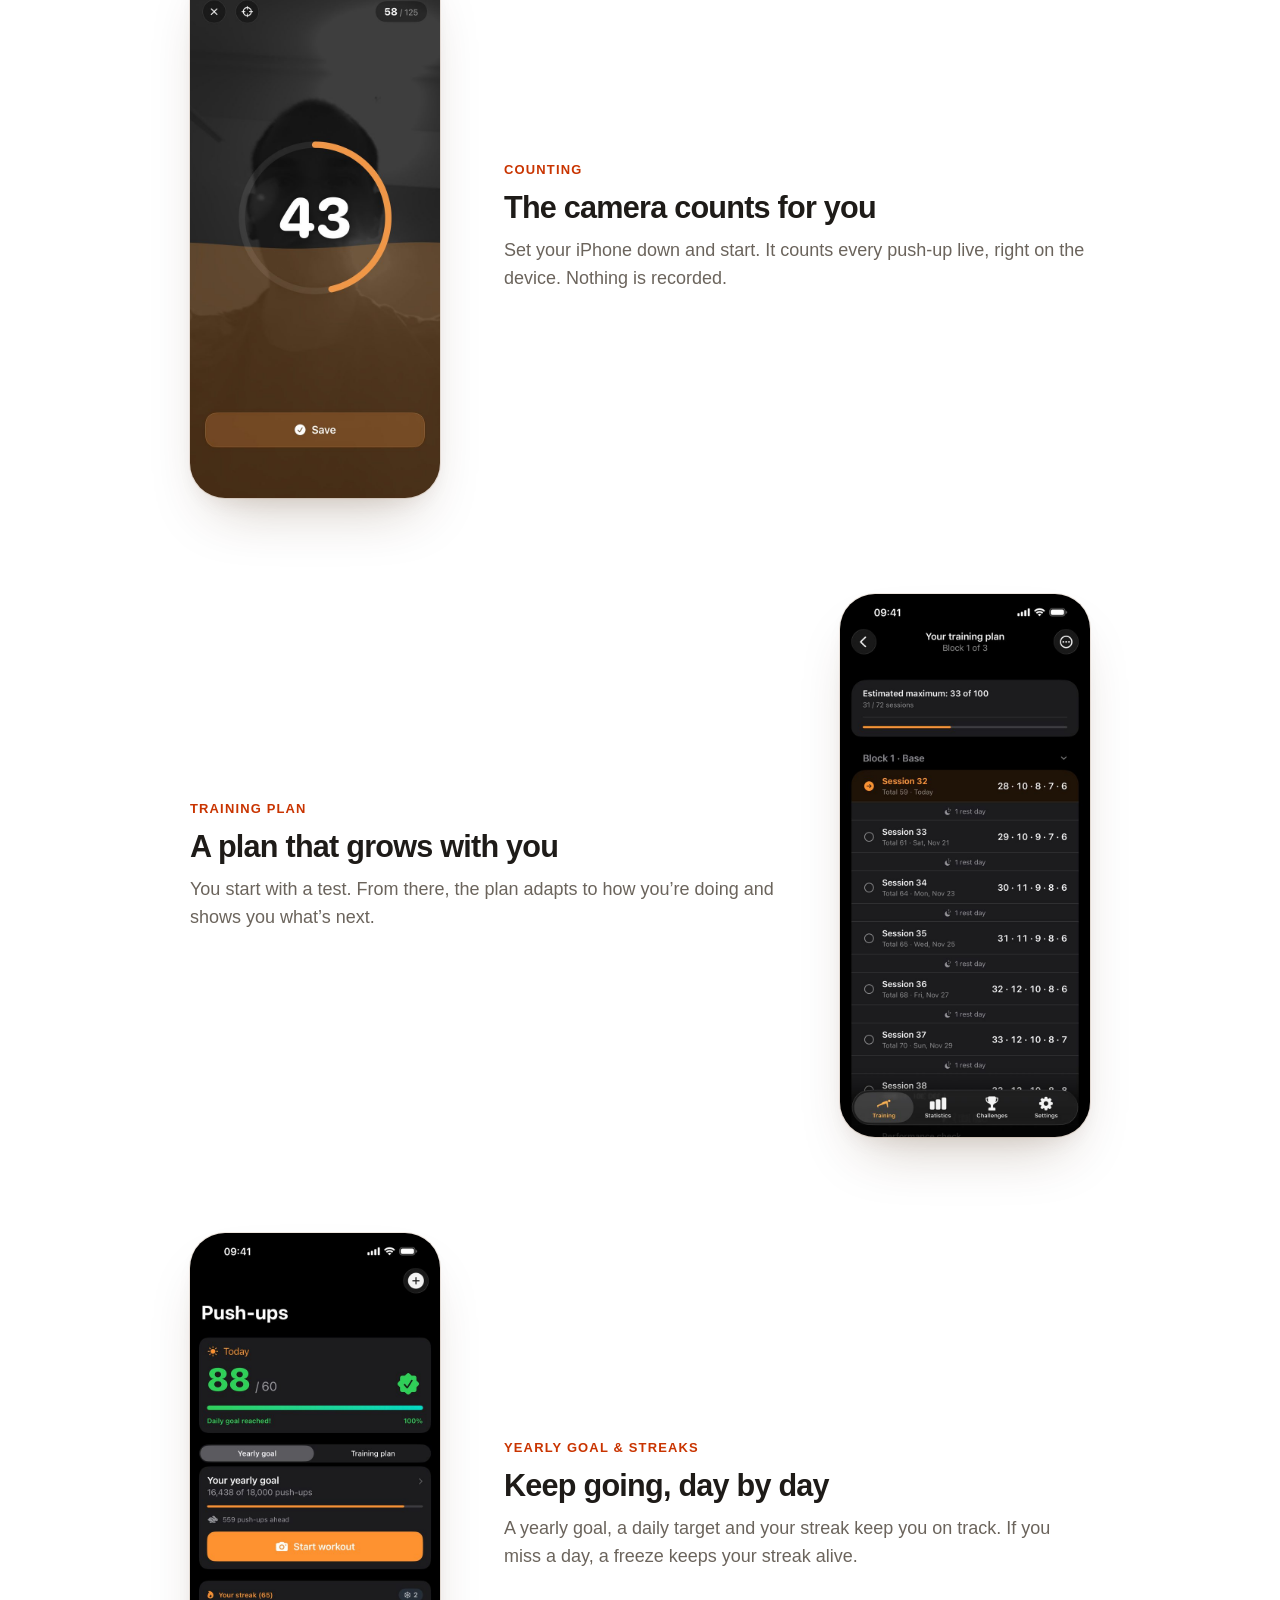
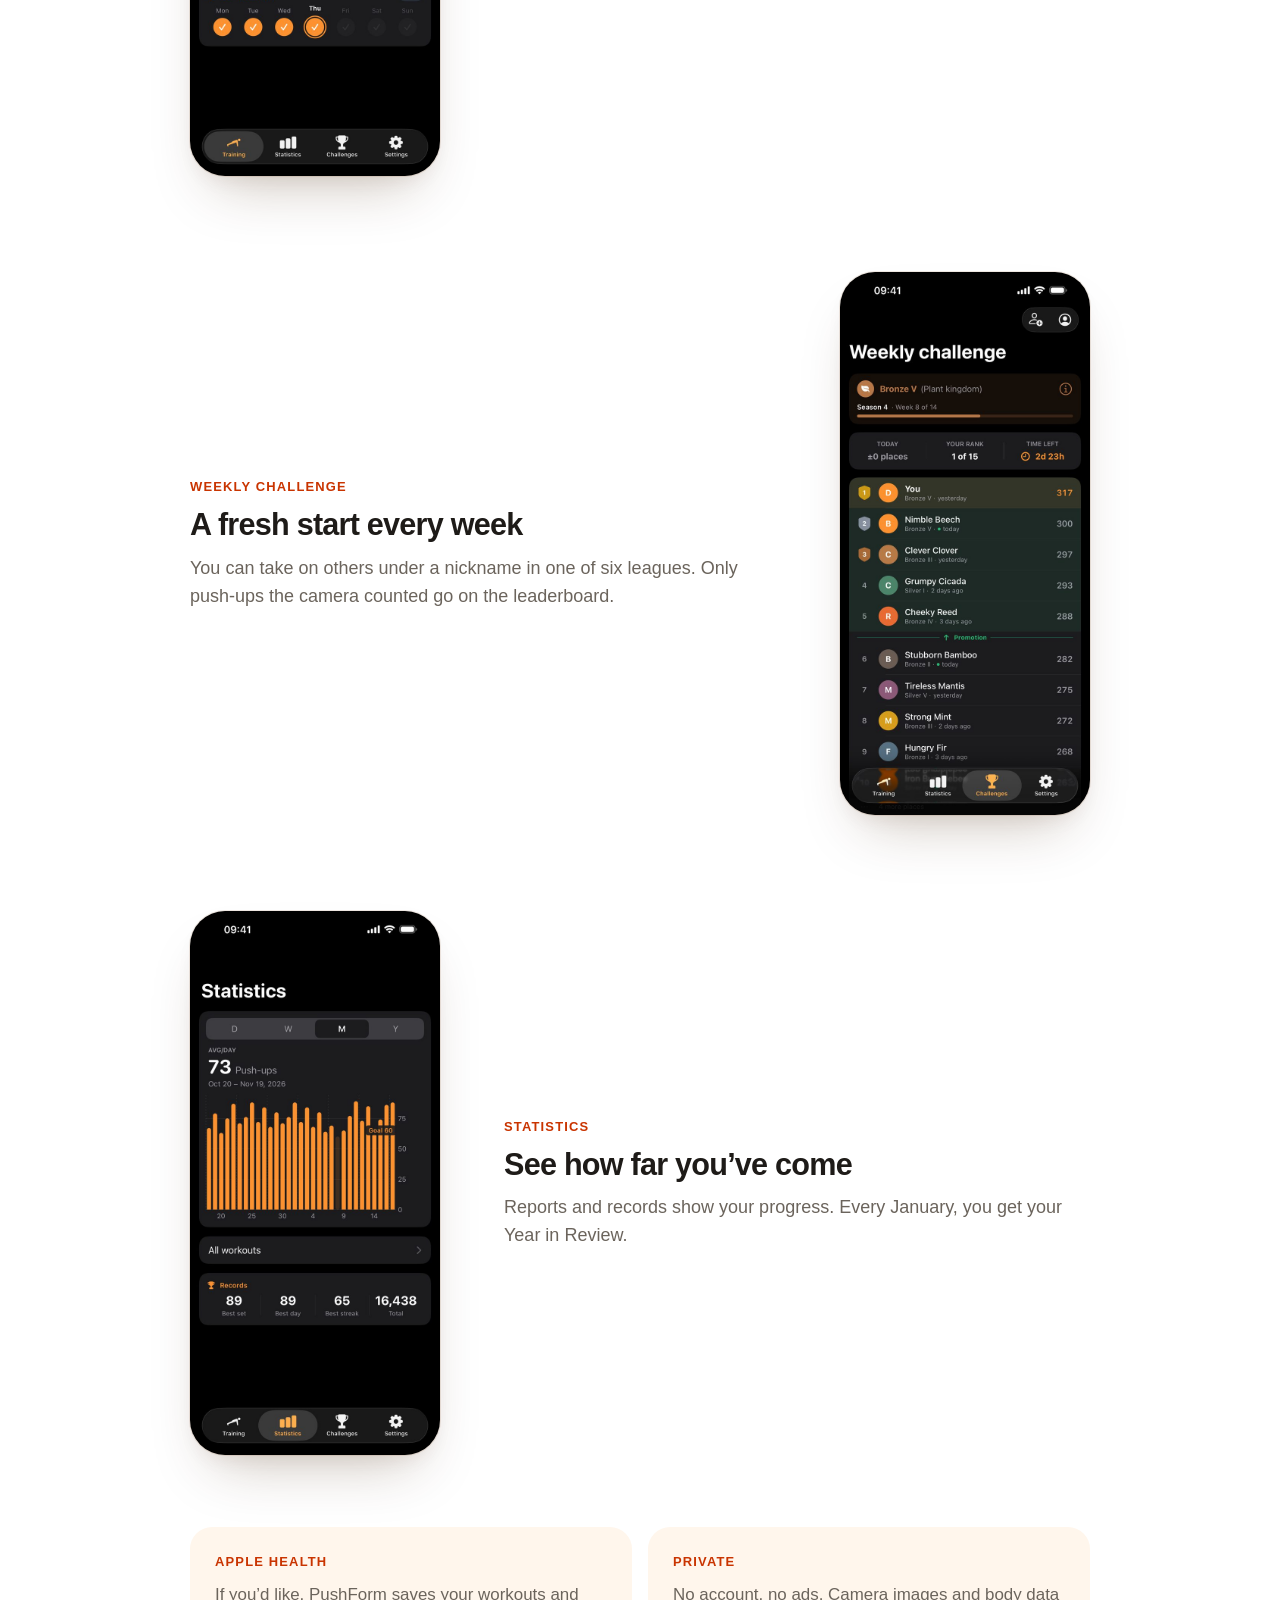
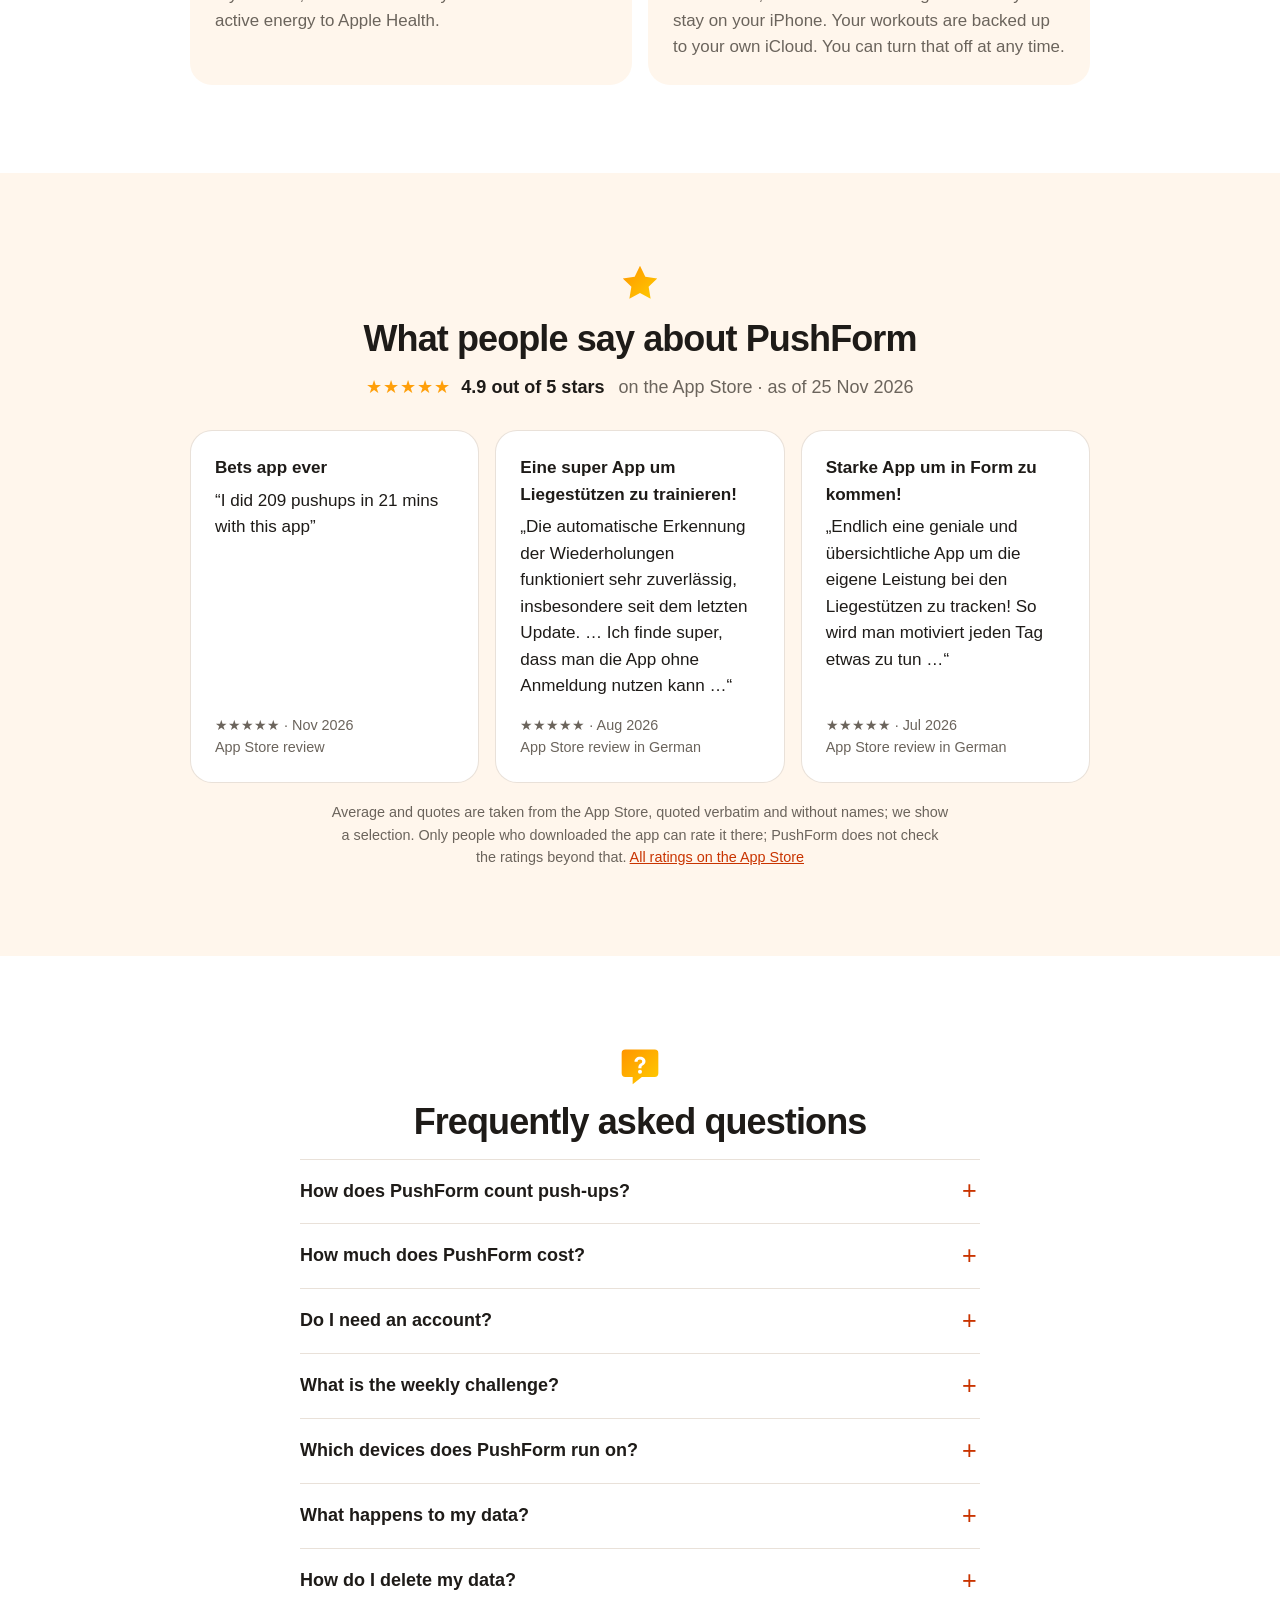
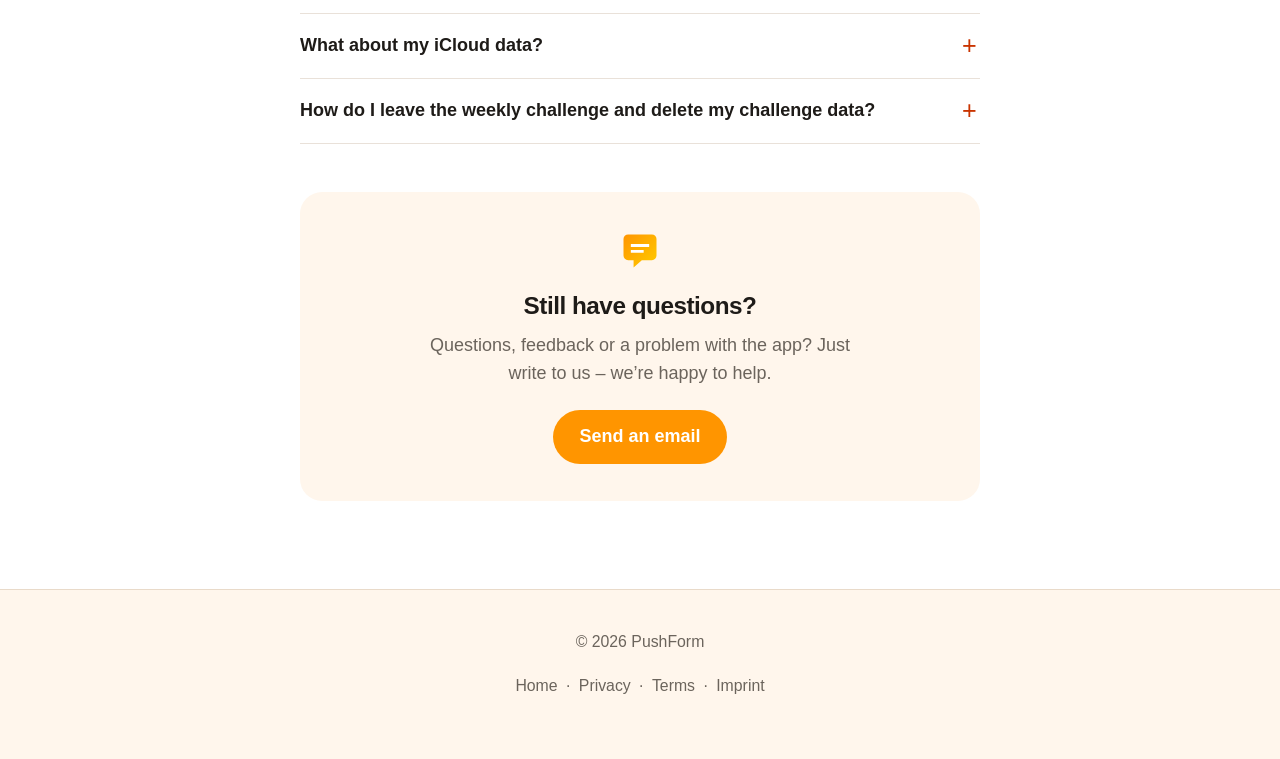
<file: support.html>
<!DOCTYPE html>
<html lang="de">
<head>
<meta charset="utf-8">
<meta name="viewport" content="width=device-width, initial-scale=1">
<!-- Die Support-Inhalte stehen seit dem neuen Design in den Fragen der Startseite.
     Diese Seite bleibt nur als Weiterleitung, weil App Store Connect und alte Links
     auf support.html zeigen. -->
<meta http-equiv="refresh" content="0; url=index.html#fragen">
<meta name="robots" content="noindex, follow">
<title>PushForm – Support</title>
<link rel="icon" href="favicon.ico" sizes="any">
<link rel="stylesheet" href="site.css?v=20261127c">
<script>location.replace('index.html' + location.search + '#fragen');</script>
</head>
<body class="doc">
<p style="margin-top:56px">Hilfe und Kontakt findest du jetzt in den <a href="index.html#fragen">häufigen Fragen auf der Startseite</a>. · Help and contact are now in the <a href="index.html?lang=en#fragen">FAQ on the home page</a>.</p>
</body>
</html>
</file>
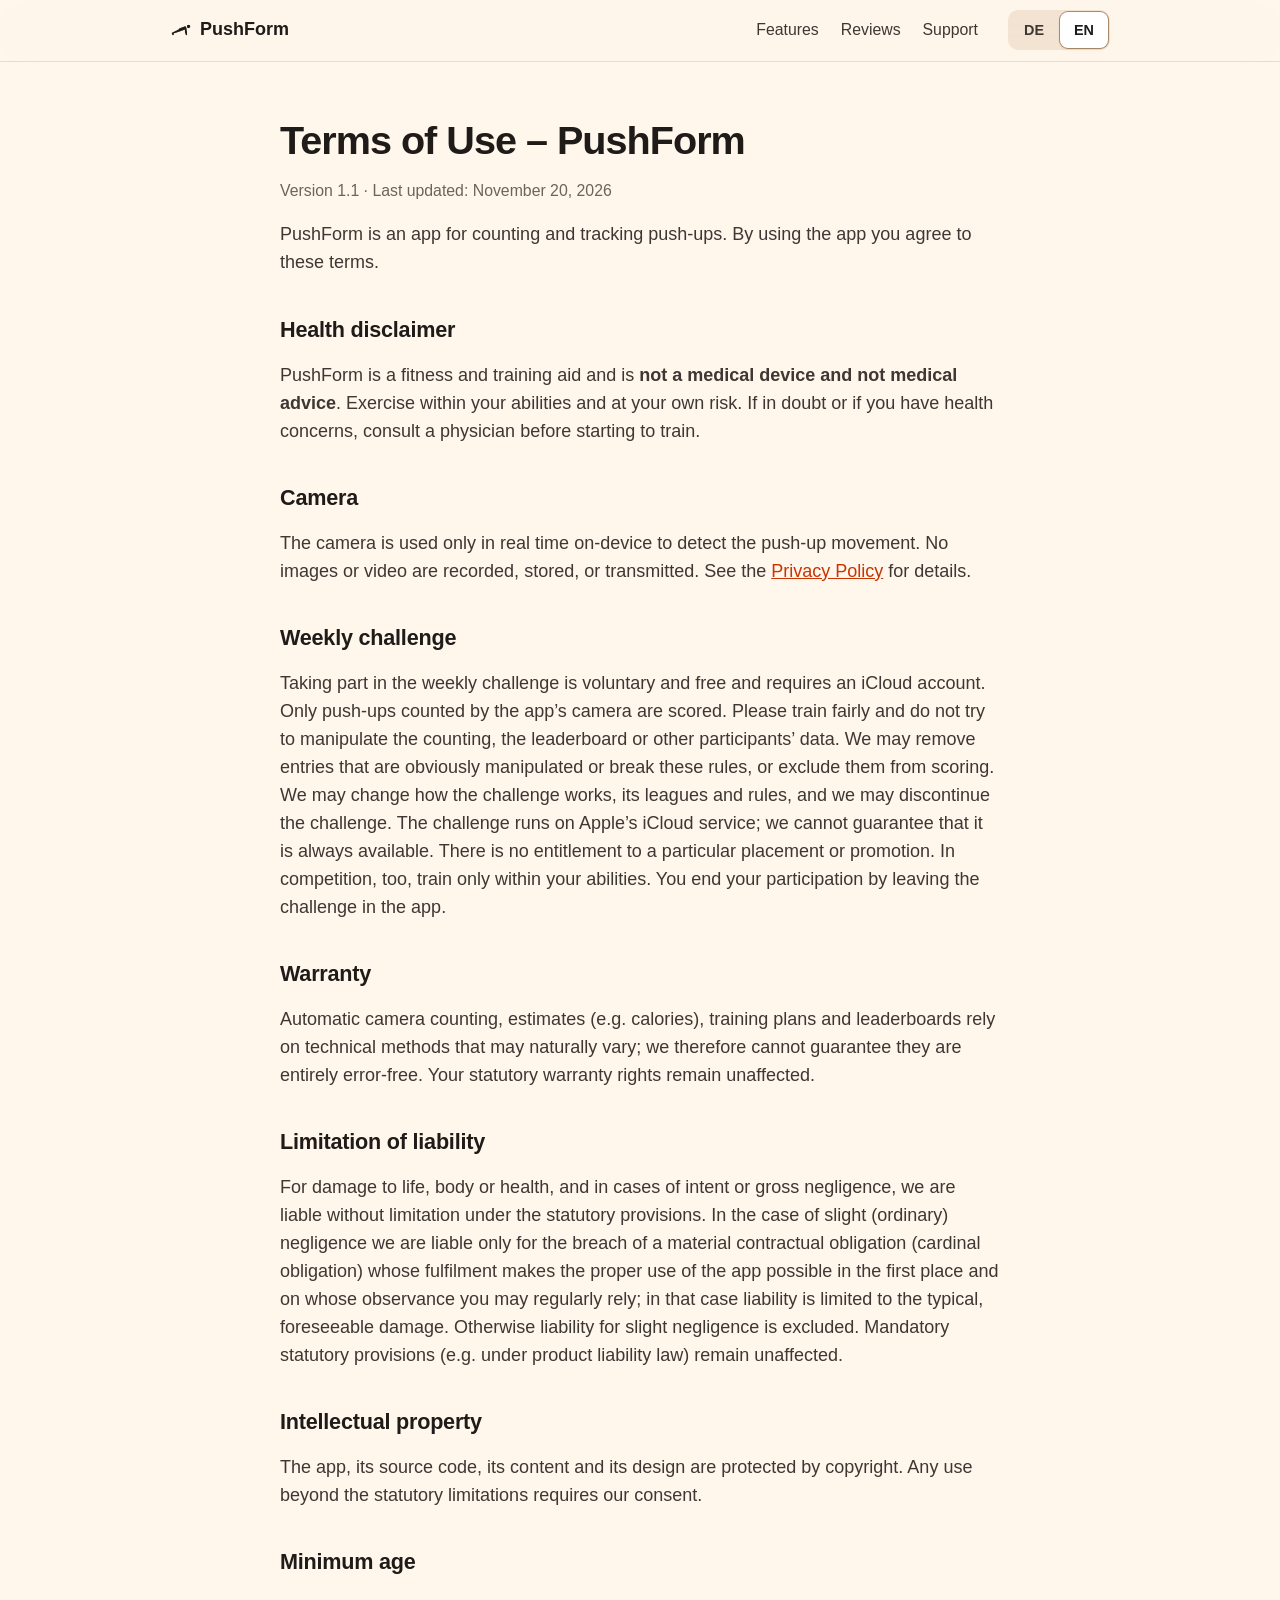
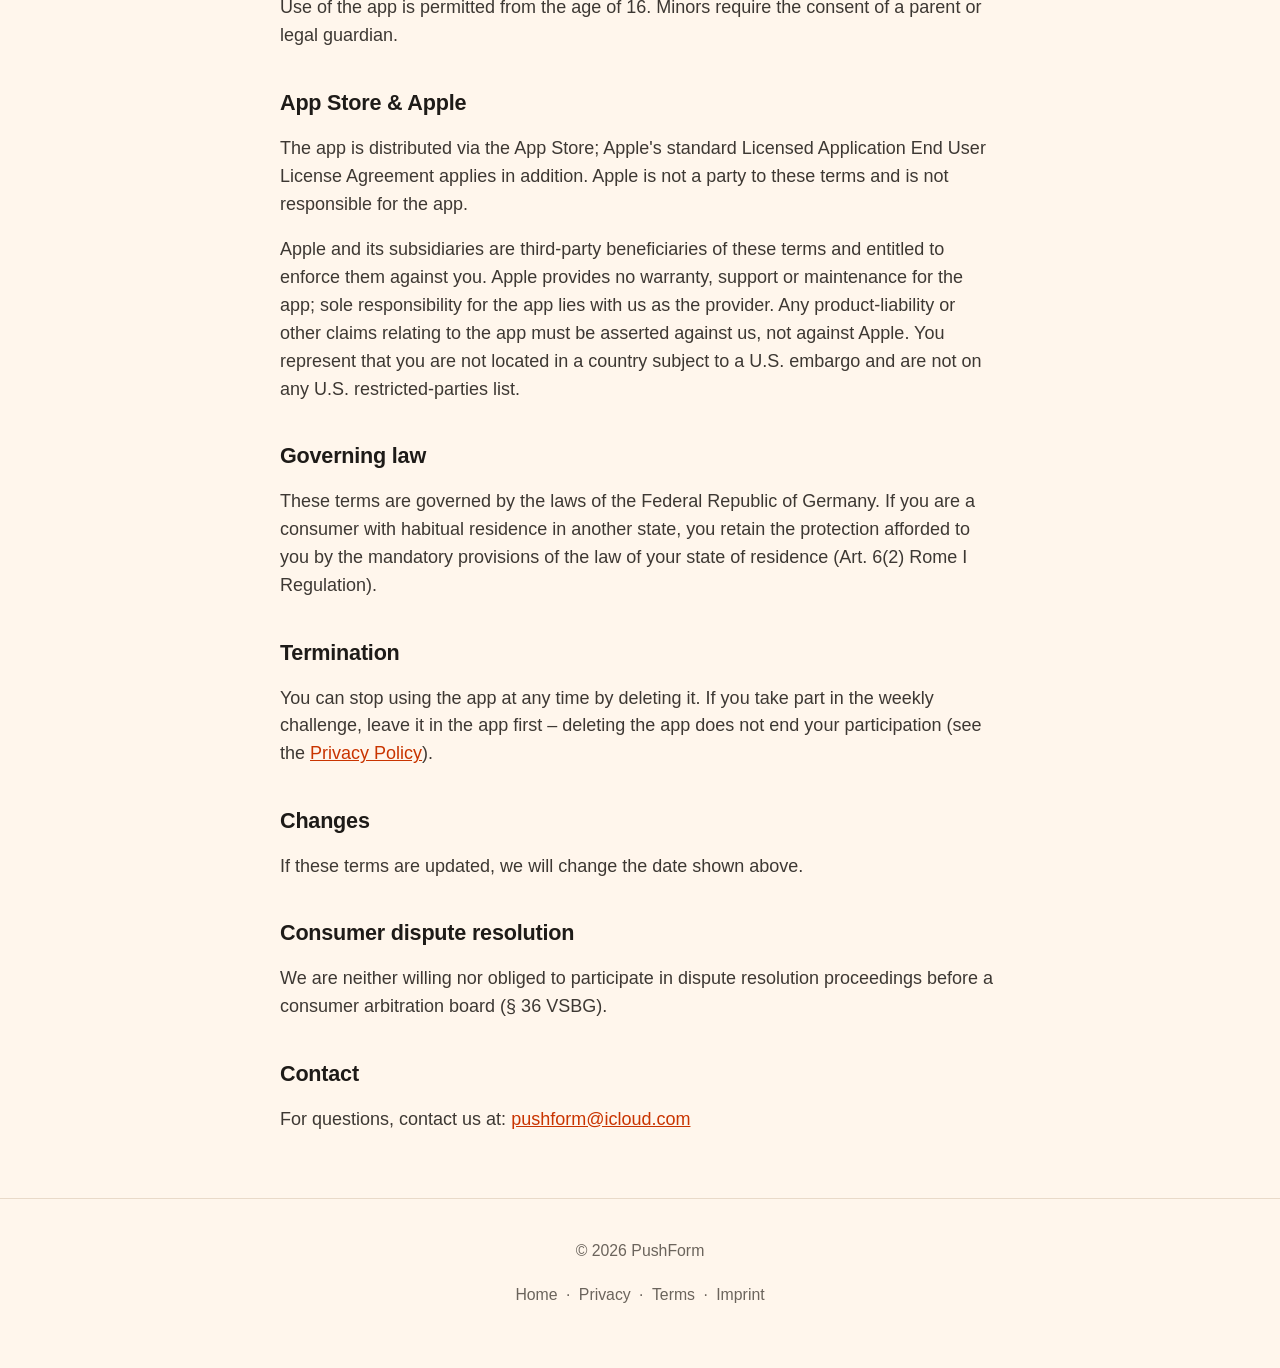
<file: terms.html>
<!DOCTYPE html>
<html lang="de">
<head>
<meta charset="utf-8">
<meta name="viewport" content="width=device-width, initial-scale=1">
  <link rel="icon" href="favicon.ico" sizes="any">
  <link rel="icon" type="image/png" sizes="32x32" href="favicon-32.png">
  <link rel="apple-touch-icon" href="icon.png">
<meta name="robots" content="noindex, nofollow, noarchive">
<title>PushForm – Nutzungsbedingungen / Terms of Use</title>
<link rel="stylesheet" href="site.css?v=20261127c">
<script>document.documentElement.classList.add('js');</script>
</head>
<body class="doc">
<header class="site">
  <a class="skip" href="#inhalt" data-en="Skip to content">Zum Inhalt</a>
  <div class="topbar">
    <a class="brand" href="index.html"><span class="fig" aria-hidden="true"></span>PushForm</a>
    <nav class="topnav" aria-label="Bereiche" data-en-label="Sections"><a href="index.html#funktionen" data-en="Features">Features</a><a href="index.html#bewertungen" data-en="Reviews">Bewertungen</a><a href="index.html#fragen" data-en="Support">Support</a></nav>
    <span class="langsw" role="group" aria-label="Sprache" data-en-label="Language"><button type="button" data-lang="de" lang="de" aria-label="Deutsch" aria-pressed="false">DE</button><button type="button" data-lang="en" lang="en" aria-label="English" aria-pressed="false">EN</button></span>
  </div>
</header>
<span id="inhalt" class="site skip-target" tabindex="-1"></span>


<h1>Nutzungsbedingungen – PushForm</h1>
<p class="meta">Version 1.1 · Stand: 20. November 2026</p>

<p>PushForm ist eine App zum Zählen und Verfolgen von Liegestützen. Mit der Nutzung der App stimmst du diesen Bedingungen zu.</p>

<h2>Gesundheitshinweis</h2>
<p>PushForm ist ein Fitness- und Trainingshilfsmittel und <strong>kein medizinisches Produkt und kein medizinischer Rat</strong>.
Trainiere im Rahmen deiner Möglichkeiten und auf eigene Verantwortung. Hol im Zweifel oder bei gesundheitlichen
Beschwerden ärztlichen Rat ein, bevor du mit dem Training beginnst.</p>

<h2>Kamera</h2>
<p>Die Kamera wird ausschließlich in Echtzeit auf dem Gerät zur Erkennung der Liegestütz-Bewegung verwendet.
Es werden keine Bilder oder Videos aufgenommen, gespeichert oder übertragen. Details in der
<a href="privacy.html">Datenschutzerklärung</a>.</p>

<h2>Wochen-Challenge</h2>
<p>Die Teilnahme an der Wochen-Challenge ist freiwillig und kostenlos und setzt ein iCloud-Konto voraus. Gewertet
werden nur Liegestütze, die die Kamera der App gezählt hat. Bitte trainiere fair und versuche nicht, die Zählung,
die Rangliste oder die Daten anderer zu manipulieren. Einträge, die offensichtlich manipuliert sind oder gegen diese
Regeln verstoßen, können wir entfernen oder von der Wertung ausschließen. Ablauf, Ligen und Regeln der Challenge
können wir ändern, und wir können die Challenge einstellen. Die Challenge läuft über Apples iCloud-Dienst; eine
ständige Verfügbarkeit können wir nicht zusagen. Einen Anspruch auf eine bestimmte Platzierung oder einen Aufstieg
gibt es nicht. Trainiere auch im Wettbewerb nur im Rahmen deiner Möglichkeiten. Du beendest deine Teilnahme, indem
du die Challenge in der App verlässt.</p>

<h2>Gewährleistung</h2>
<p>Die automatische Zählung per Kamera, Schätzungen (z. B. Kalorien), Trainingspläne und Ranglisten beruhen auf technischen
Verfahren, die naturgemäß variieren können; eine absolute Fehlerfreiheit können wir daher nicht garantieren.
Deine gesetzlichen Gewährleistungsrechte bleiben hiervon unberührt.</p>

<h2>Haftungsbeschränkung</h2>
<p>Für Schäden aus der Verletzung des Lebens, des Körpers oder der Gesundheit sowie bei Vorsatz und grober
Fahrlässigkeit haften wir unbeschränkt nach den gesetzlichen Vorschriften. Bei leichter (einfacher)
Fahrlässigkeit haften wir nur bei der Verletzung einer wesentlichen Vertragspflicht (Kardinalpflicht), deren
Erfüllung die ordnungsgemäße Nutzung der App überhaupt erst ermöglicht und auf deren Einhaltung du regelmäßig
vertrauen darfst; in diesem Fall ist die Haftung auf den vertragstypischen, vorhersehbaren Schaden begrenzt.
Im Übrigen ist die Haftung für leichte Fahrlässigkeit ausgeschlossen. Zwingende gesetzliche Regelungen
(z. B. nach dem Produkthaftungsgesetz) bleiben unberührt.</p>

<h2>Geistiges Eigentum</h2>
<p>Die App, ihr Quellcode, ihre Inhalte und ihre Gestaltung sind urheberrechtlich geschützt. Eine Nutzung
außerhalb der gesetzlichen Schranken bedarf unserer Zustimmung.</p>

<h2>Mindestalter</h2>
<p>Die Nutzung der App ist ab 16 Jahren zulässig. Minderjährige benötigen die Zustimmung der/des Sorgeberechtigten.</p>

<h2>App Store &amp; Apple</h2>
<p>Die App wird über den App Store bereitgestellt; ergänzend gilt Apples Standard-Lizenzvereinbarung für
Endnutzer („Licensed Application End User License Agreement"). Apple ist nicht Vertragspartner dieser Bedingungen
und für die App nicht verantwortlich.</p>
<p>Apple und seine Tochtergesellschaften sind Drittbegünstigte dieser Bedingungen und berechtigt, sie dir gegenüber durchzusetzen. Apple übernimmt keine Gewährleistung, keinen Support und keine Wartung für die App; jede Verantwortung für die App trifft allein uns als Anbieter. Etwaige Produkthaftungs- oder sonstige Ansprüche im Zusammenhang mit der App sind uns gegenüber geltend zu machen, nicht gegenüber Apple. Du sicherst zu, dich nicht in einem Land aufzuhalten, das einem US-Embargo unterliegt, und auf keiner US-Sperrliste zu stehen.</p>

<h2>Anwendbares Recht</h2>
<p>Es gilt das Recht der Bundesrepublik Deutschland. Handelst du als Verbraucher mit gewöhnlichem Aufenthalt in einem anderen Staat, bleibt dir der Schutz erhalten, der dir durch die zwingenden Bestimmungen des Rechts deines Aufenthaltsstaats gewährt wird (Art. 6 Abs. 2 Rom-I-VO).</p>

<h2>Kündigung</h2>
<p>Du kannst die Nutzung der App jederzeit beenden, indem du sie löschst. Nimmst du an der Wochen-Challenge teil, verlasse sie vorher in der App – das Löschen der App beendet die Teilnahme nicht (siehe <a href="privacy.html">Datenschutzerklärung</a>).</p>

<h2>Änderungen</h2>
<p>Werden diese Bedingungen aktualisiert, ändern wir das oben genannte Datum.</p>

<h2>Verbraucherstreitbeilegung</h2>
<p>Wir sind nicht bereit und nicht verpflichtet, an Streitbeilegungsverfahren vor einer
Verbraucherschlichtungsstelle teilzunehmen (§ 36 VSBG).</p>

<h2>Kontakt</h2>
<p>Bei Fragen erreichst du uns unter: <a href="mailto:pushform@icloud.com">pushform@icloud.com</a></p>

<hr>

<h1 id="en">Terms of Use – PushForm</h1>
<p class="meta">Version 1.1 · Last updated: November 20, 2026</p>

<p>PushForm is an app for counting and tracking push-ups. By using the app you agree to these terms.</p>

<h2>Health disclaimer</h2>
<p>PushForm is a fitness and training aid and is <strong>not a medical device and not medical advice</strong>.
Exercise within your abilities and at your own risk. If in doubt or if you have health concerns, consult a
physician before starting to train.</p>

<h2>Camera</h2>
<p>The camera is used only in real time on-device to detect the push-up movement. No images or video are
recorded, stored, or transmitted. See the <a href="privacy.html">Privacy Policy</a> for details.</p>

<h2>Weekly challenge</h2>
<p>Taking part in the weekly challenge is voluntary and free and requires an iCloud account. Only push-ups counted
by the app’s camera are scored. Please train fairly and do not try to manipulate the counting, the leaderboard or
other participants’ data. We may remove entries that are obviously manipulated or break these rules, or exclude
them from scoring. We may change how the challenge works, its leagues and rules, and we may discontinue the
challenge. The challenge runs on Apple’s iCloud service; we cannot guarantee that it is always available. There is
no entitlement to a particular placement or promotion. In competition, too, train only within your abilities. You
end your participation by leaving the challenge in the app.</p>

<h2>Warranty</h2>
<p>Automatic camera counting, estimates (e.g. calories), training plans and leaderboards rely on technical methods that may
naturally vary; we therefore cannot guarantee they are entirely error-free. Your statutory warranty rights
remain unaffected.</p>

<h2>Limitation of liability</h2>
<p>For damage to life, body or health, and in cases of intent or gross negligence, we are liable without
limitation under the statutory provisions. In the case of slight (ordinary) negligence we are liable only for
the breach of a material contractual obligation (cardinal obligation) whose fulfilment makes the proper use of
the app possible in the first place and on whose observance you may regularly rely; in that case liability is
limited to the typical, foreseeable damage. Otherwise liability for slight negligence is excluded. Mandatory
statutory provisions (e.g. under product liability law) remain unaffected.</p>

<h2>Intellectual property</h2>
<p>The app, its source code, its content and its design are protected by copyright. Any use beyond the
statutory limitations requires our consent.</p>

<h2>Minimum age</h2>
<p>Use of the app is permitted from the age of 16. Minors require the consent of a parent or legal guardian.</p>

<h2>App Store &amp; Apple</h2>
<p>The app is distributed via the App Store; Apple's standard Licensed Application End User License
Agreement applies in addition. Apple is not a party to these terms and is not responsible for the app.</p>
<p>Apple and its subsidiaries are third-party beneficiaries of these terms and entitled to enforce them against you. Apple provides no warranty, support or maintenance for the app; sole responsibility for the app lies with us as the provider. Any product-liability or other claims relating to the app must be asserted against us, not against Apple. You represent that you are not located in a country subject to a U.S. embargo and are not on any U.S. restricted-parties list.</p>

<h2>Governing law</h2>
<p>These terms are governed by the laws of the Federal Republic of Germany. If you are a consumer with habitual residence in another state, you retain the protection afforded to you by the mandatory provisions of the law of your state of residence (Art. 6(2) Rome I Regulation).</p>

<h2>Termination</h2>
<p>You can stop using the app at any time by deleting it. If you take part in the weekly challenge, leave it in the app first – deleting the app does not end your participation (see the <a href="privacy.html">Privacy Policy</a>).</p>

<h2>Changes</h2>
<p>If these terms are updated, we will change the date shown above.</p>

<h2>Consumer dispute resolution</h2>
<p>We are neither willing nor obliged to participate in dispute resolution proceedings before a consumer
arbitration board (§ 36 VSBG).</p>

<h2>Contact</h2>
<p>For questions, contact us at: <a href="mailto:pushform@icloud.com">pushform@icloud.com</a></p>
<footer class="site site-foot">
    © 2026 PushForm
    <div class="row">
      <a href="index.html" data-en="Home">Start</a> ·
      <a href="privacy.html" data-en="Privacy">Datenschutz</a> ·
      <a href="terms.html" data-en="Terms">Nutzungsbedingungen</a> ·
      <a href="impressum.html" data-en="Imprint">Impressum</a>
    </div>
  </footer>

<script>
(function(){
  var en=document.getElementById('en');
  var deN=[],enN=[];
  if(en){
    var start=en.previousElementSibling; while(start&&start.tagName!=='HR'){start=start.previousElementSibling;} if(!start)start=en;
    var inEn=false;
    Array.prototype.forEach.call(document.body.children,function(el){
      if(el.classList.contains('site')||el.tagName==='SCRIPT')return;
      if(el===start){inEn=true; if(el.tagName==='HR'){el.style.display='none'; return;}}
      (inEn?enN:deN).push(el);
    });
  }
  var nodes=document.querySelectorAll('[data-en]');
  var deTxt=[]; nodes.forEach(function(n){deTxt.push(n.innerHTML);});
  var btns=document.querySelectorAll('.langsw button');
  function apply(l){
    deN.forEach(function(e){e.style.display=l==='de'?'':'none';});
    enN.forEach(function(e){e.style.display=l==='en'?'':'none';});
    nodes.forEach(function(n,i){n.innerHTML=l==='en'?n.getAttribute('data-en'):deTxt[i];});
    document.documentElement.lang=l;
    try{localStorage.setItem('pf_lang',l);}catch(e){}
    btns.forEach(function(b){var on=b.getAttribute('data-lang')===l; b.classList.toggle('on',on); b.setAttribute('aria-pressed',on?'true':'false');}); document.querySelectorAll('[data-en-label]').forEach(function(n){ if(!n.dataset.deLabel) n.dataset.deLabel=n.getAttribute('aria-label'); n.setAttribute('aria-label', l==='en'?n.dataset.enLabel:n.dataset.deLabel); });
  }
  var q=(location.search.match(/[?&]lang=(de|en)/i)||[])[1];
  var init=q?q.toLowerCase():null;
  if(!init){try{init=localStorage.getItem('pf_lang');}catch(e){}}
  if(!init)init=(navigator.language||'en').toLowerCase().indexOf('de')===0?'de':'en';
  btns.forEach(function(b){b.addEventListener('click',function(){apply(b.getAttribute('data-lang'));});});
  apply(init);
})();
</script>
</body>
</html>
</file>
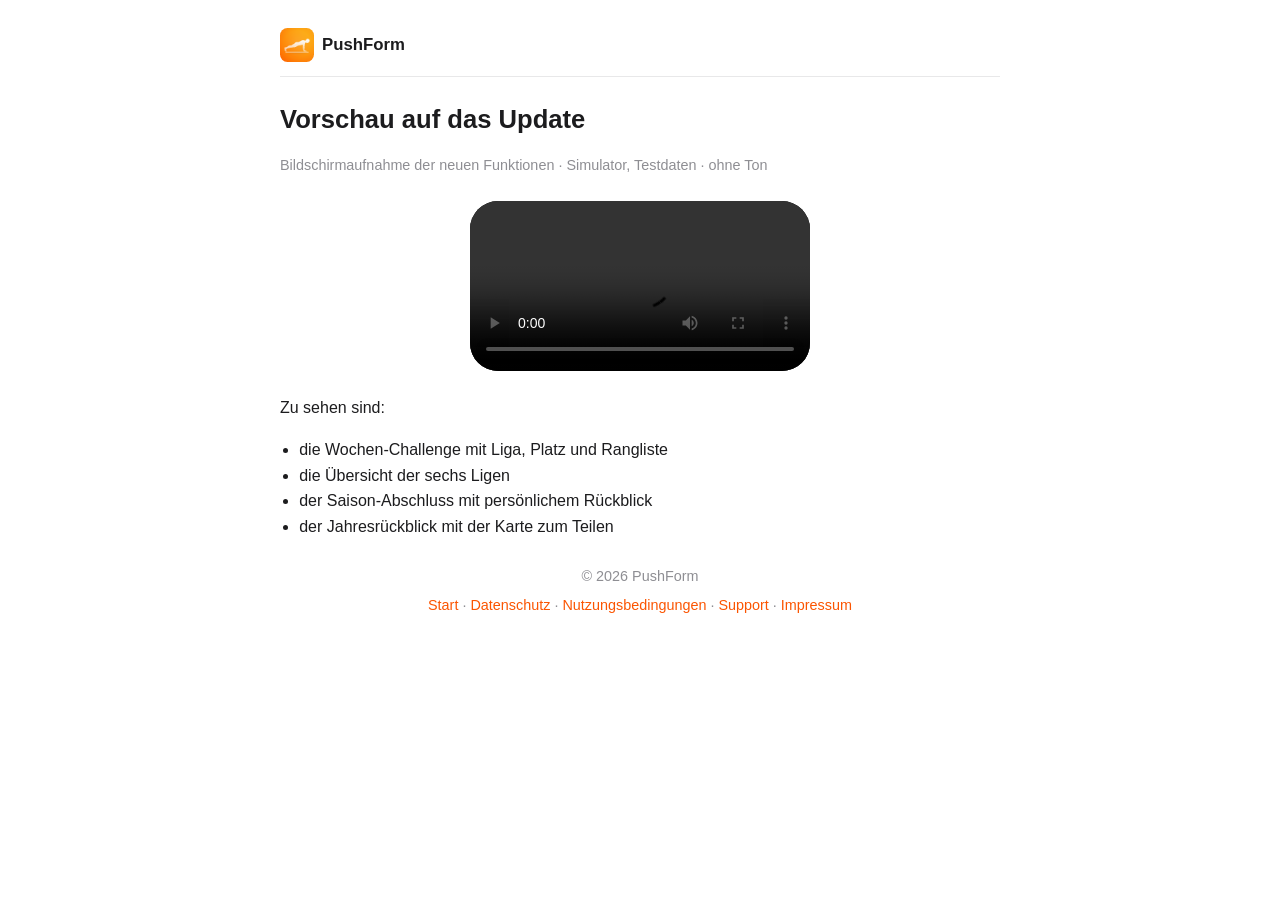
<file: vorschau-2-0.html>
<!DOCTYPE html>
<html lang="de">
<head>
<meta charset="utf-8">
<meta name="viewport" content="width=device-width, initial-scale=1">
  <link rel="icon" href="favicon.ico" sizes="any">
  <link rel="icon" type="image/png" sizes="32x32" href="favicon-32.png">
  <link rel="apple-touch-icon" href="icon.png">
<meta name="robots" content="noindex, nofollow, noarchive">
<title>PushForm – Vorschau auf das Update</title>
<style>
  :root { color-scheme: light dark; }
  body { font-family: -apple-system, BlinkMacSystemFont, "Segoe UI", Roboto, Helvetica, Arial, sans-serif;
         line-height: 1.6; max-width: 720px; margin: 0 auto; padding: 28px 20px 64px; color: #1c1c1e; background: #fff; }
  @media (prefers-color-scheme: dark) { body { color: #e5e5ea; background: #000; } }
  h1 { font-size: 1.6rem; margin-bottom: .2rem; }
  .meta { color: #8e8e93; font-size: .9rem; }
  .brand { display: flex; align-items: center; gap: 8px; font-weight: 700; font-size: 1.05rem;
           padding-bottom: 14px; margin-bottom: 22px; border-bottom: 1px solid #8e8e9333; }
  .brand img { width: 34px; height: 34px; border-radius: 22%; }
  video { display: block; width: 100%; max-width: 340px; margin: 24px auto; border-radius: 28px; background: #000; }
  ul { padding-left: 1.2rem; }
  footer { text-align: center; color: #8e8e93; font-size: .9rem; padding: 10px 0 28px; }
  footer a { color: #FB5502; text-decoration: none; white-space: nowrap; }
  footer .row { margin-top: 6px; }
</style>
</head>
<body>
<div class="brand"><img src="icon.png" alt=""> PushForm</div>
<h1>Vorschau auf das Update</h1>
<p class="meta">Bildschirmaufnahme der neuen Funktionen · Simulator, Testdaten · ohne Ton</p>

<video controls playsinline preload="metadata" src="media/pushform-neue-funktionen.mp4"></video>

<p>Zu sehen sind:</p>
<ul>
  <li>die Wochen-Challenge mit Liga, Platz und Rangliste</li>
  <li>die Übersicht der sechs Ligen</li>
  <li>der Saison-Abschluss mit persönlichem Rückblick</li>
  <li>der Jahresrückblick mit der Karte zum Teilen</li>
</ul>

  <footer>
    © 2026 PushForm
    <div class="row">
      <a href="index.html">Start</a> ·
      <a href="privacy.html">Datenschutz</a> ·
      <a href="terms.html">Nutzungsbedingungen</a> ·
      <a href="support.html">Support</a> ·
      <a href="impressum.html">Impressum</a>
    </div>
  </footer>
</body>
</html>
</file>
<file: site.css>
/* Gemeinsame Gestaltung aller Seiten (Startseite, Datenschutz, Nutzungsbedingungen, Impressum).
   Hell: warmer Cremeton passend zum App-Orange; dunkel: Schwarz mit dunkelgrauen Karten wie in der App.
   Akzent Apple-System-Orange. Seitenspezifisches steht in der jeweiligen Seite. */

/* ---------- Farbtoken (hell / dunkel) ---------- */
:root { color-scheme: light dark;
  /* Hell: warmer Creme-Ton passend zum Orange der App (Variante C), warme statt blaue Grautoene */
  --bg1: #FFF6EC;            /* zartes Orange */
  --bg3: #FFFFFF;
  --card: #FFFFFF; --card-alt: #FFF6EC;
  --text: #1E1B18; --body: #3D3833; --muted: #6B645C; --line: rgba(120,70,20,.16);   /* muted 5,4:1 auf Creme */
  --accent: #C93400;         /* systemOrange mit erhoehtem Kontrast, fuer kleine Schrift (4,9:1 auf Creme) */
  --brand1: #FF9500; --brand2: #FFCC00; --star: #FF9F0A;
  --btn-bg: #FF9500; --btn-fg: #FFFFFF;   /* wie Color.brandKey (systemOrange) in der App */
  --seg-track: rgba(150,90,30,.12); --seg-on: #FFFFFF; --seg-ring: rgba(120,70,20,.55);
  --r-device: 14% / 6.45%;
  --edge: 0 0 0 1px rgba(120,70,20,.12);
  --shadow: 0 30px 60px -24px rgba(70,35,0,.28), 0 10px 24px -12px rgba(70,35,0,.12); }
@media (prefers-color-scheme: dark) { :root {
  --bg1: #000000; --bg3: #1C1C1E; --card: #1C1C1E; --card-alt: #2C2C2E;
  --text: #FFFFFF; --body: #E5E5EA; --muted: #98989F; --line: rgba(84,84,88,.65);
  --accent: #FFB340; --brand1: #FF9F0A; --btn-bg: #FF9F0A; --btn-fg: #FFFFFF;
  --seg-track: rgba(118,118,128,.24); --seg-on: #636366; --seg-ring: rgba(255,255,255,.55);
  --edge: 0 0 0 1px rgba(255,255,255,.16);
  --shadow: 0 30px 60px -24px rgba(0,0,0,.85), 0 10px 24px -12px rgba(0,0,0,.6); } }

* { box-sizing: border-box; }
/* 112,5 % = 18 px als Grundgroesse, folgt aber der Schrifteinstellung des Browsers */
html { font-size: 112.5%; scroll-behavior: smooth; scroll-padding-top: 5rem; }
@media (prefers-reduced-motion: reduce) { html { scroll-behavior: auto; } }
body { margin: 0; background: var(--bg1); color: var(--body); line-height: 1.55; font-size: 1rem;
       font-family: ui-sans-serif, -apple-system, BlinkMacSystemFont, "Segoe UI", Roboto, Helvetica, Arial, sans-serif;
       -webkit-font-smoothing: antialiased; }
a { color: var(--accent); }
.vh { position: absolute; width: 1px; height: 1px; overflow: hidden; clip: rect(0 0 0 0); white-space: nowrap; }

/* ---------- Kopfleiste: Marke links, Sprach-Umschalter rechts ---------- */
header.site { position: sticky; top: 0; z-index: 40; background: var(--bg1);
              background: color-mix(in srgb, var(--bg1) 92%, transparent);
              -webkit-backdrop-filter: saturate(180%) blur(16px); backdrop-filter: saturate(180%) blur(16px);
              border-bottom: 1px solid var(--line); }
.topbar { max-width: 980px; margin: 0 auto; padding: 10px 20px; display: flex; align-items: center; gap: 12px; }
.brand { display: flex; align-items: center; gap: 8px; font-weight: 700; color: var(--text); text-decoration: none; }
.brand .fig { width: 22px; height: 22px; background: var(--text);
              -webkit-mask: url(figure.png) center/contain no-repeat; mask: url(figure.png) center/contain no-repeat; }
.brand:focus-visible { outline: 3px solid var(--accent); outline-offset: 3px; border-radius: 8px; }

/* Sprungmarken zu den Abschnitten der Startseite */
.topnav { margin-left: auto; display: flex; flex-wrap: wrap; align-items: center; gap: 22px; }
.topnav a { color: var(--body); text-decoration: none; font-size: .88rem; font-weight: 500; padding: 8px 0; }
.topnav a:hover { color: var(--text); text-decoration: underline; text-underline-offset: 4px; }
.topnav a:focus-visible { outline: 3px solid var(--accent); outline-offset: 2px; border-radius: 6px; }
.topnav + .langsw { margin-left: 18px; }
@media (max-width: 48em) {
  html { scroll-padding-top: 7.5rem; }
  .topbar { flex-wrap: wrap; row-gap: 2px; }
  .topnav { order: 3; width: 100%; margin-left: 0; justify-content: center; gap: 0 12px; }
  .topnav a { padding: 10px 5px; font-size: .85rem; }
  .topnav + .langsw { margin-left: auto; }
}

/* Sprach-Umschalter im Stil eines iOS-Segmentschalters */
.langsw { margin-left: auto; display: inline-flex; padding: 2px; gap: 2px; border-radius: 10px; background: var(--seg-track); }
.langsw button { font: inherit; font-size: .8rem; font-weight: 600; min-width: 48px; min-height: 36px; padding: 4px 12px;
                 border: 0; border-radius: 8px; background: transparent; color: var(--body); cursor: pointer;
                 transition: background-color .2s ease, box-shadow .2s ease; }
.langsw button.on { background: var(--seg-on); color: var(--text); font-weight: 800;
                    box-shadow: 0 0 0 1px var(--seg-ring), 0 1px 3px rgba(0,0,0,.12); }
html:not(.js) .langsw { display: none; }   /* ohne Skript kein Sprachwechsel – dann auch keine Knoepfe */
.langsw button:focus-visible { outline: 3px solid var(--accent); outline-offset: 1px; }
@media (prefers-reduced-motion: reduce) { .langsw button { transition: none; } }
@media (max-width: 48em) { .langsw button { min-height: 44px; } }

/* ---------- Knopf ---------- */
.btn { display: inline-block; background: var(--btn-bg); color: var(--btn-fg); padding: 13px 26px; border-radius: 999px;
       text-decoration: none; font-weight: 700; font-size: 1rem; }
.btn:hover { filter: brightness(1.06); }
.btn:focus-visible { outline: 3px solid var(--accent); outline-offset: 3px; }

/* ---------- Fuss ---------- */
footer.site-foot { text-align: center; color: var(--muted); font-size: .88rem; padding: 40px 20px 48px; border-top: 1px solid var(--line); }
footer.site-foot a { color: var(--muted); text-decoration: none; white-space: nowrap; display: inline-block; padding: 12px 4px; }
footer.site-foot a:hover, footer.site-foot a:focus-visible { color: var(--text); text-decoration: underline; }
footer.site-foot .row { margin-top: 8px; }

/* ---------- Textseiten (Datenschutz, Nutzungsbedingungen, Impressum) ----------
   Der Inhalt steht direkt im body (das Sprachskript teilt DE/EN an den body-Kindern),
   deshalb wird jedes Kind auf die Lesebreite begrenzt. */
body.doc > :where(:not(header, footer, script, dialog, .skip-target)) { max-width: 760px; margin-left: auto; margin-right: auto; padding-left: 20px; padding-right: 20px; }
body.doc > ul, body.doc > ol { padding-left: calc(20px + 1.4em); }
body.doc > h1:first-of-type, body.doc > h1#en { margin-top: 56px; }
body.doc h1, body.doc h2 { overflow-wrap: anywhere; -webkit-hyphens: auto; hyphens: auto; }
body.doc h1 { font-size: clamp(1.7rem, 3.6vw, 2.2rem); line-height: 1.15; letter-spacing: -.025em; color: var(--text); font-weight: 750; margin-bottom: 8px; }
body.doc h2 { font-size: 1.2rem; line-height: 1.25; letter-spacing: -.01em; color: var(--text); margin-top: 2.2rem; }
body.doc p, body.doc li { color: var(--body); }
body.doc .meta { color: var(--muted); font-size: .88rem; }
body.doc hr { border: 0; border-top: 1px solid var(--line); margin: 4rem auto; }
body.doc footer.site-foot { margin-top: 64px; }

/* ---------- Direkt zum Inhalt (Tastatur) ---------- */
.skip { position: absolute; left: 12px; top: -60px; z-index: 60; background: var(--text); color: var(--bg1); padding: 10px 16px; border-radius: 10px; text-decoration: none; font-weight: 600; }
.skip:focus { top: 10px; }
.skip-target:focus { outline: none; }

/* ---------- Druck ---------- */
@media print { header.site { position: static; -webkit-backdrop-filter: none; backdrop-filter: none; } .langsw, .topnav, .skip { display: none; } }

/* Download-Leiste (nur iPhone, per Skript eingeblendet) */
.dlbar { position: fixed; left: 12px; right: 12px; bottom: calc(12px + env(safe-area-inset-bottom)); z-index: 50;
  display: flex; align-items: center; gap: 8px; padding: 8px 2px 8px 8px; border-radius: 18px;
  background: var(--card); box-shadow: var(--edge), 0 12px 30px -12px rgba(0,0,0,.45);
  transform: translateY(150%); opacity: 0; transition: transform .35s ease, opacity .35s ease; pointer-events: none; }
.dlbar.on { transform: none; opacity: 1; pointer-events: auto; }
.dlbar img { width: 40px; height: 40px; border-radius: 9px; flex: none; }
.dlt { display: flex; flex-direction: column; line-height: 1.25; min-width: 0; flex: 1; }
.dlt strong, .dlt span { white-space: nowrap; overflow: hidden; text-overflow: ellipsis; }
.dlt strong { color: var(--text); font-size: .82rem; }
.dlt span { color: var(--muted); font-size: .72rem; }
.dlget { margin-left: 4px; background: var(--btn-bg); color: var(--btn-fg); border-radius: 999px; padding: 6px 14px;
  font-weight: 700; font-size: .82rem; text-decoration: none; flex: none; }
.dlget:focus-visible, .dlx:focus-visible { outline: 3px solid var(--accent); outline-offset: 2px; }
.dlx { background: none; border: 0; color: var(--muted); font-size: 1.25rem; line-height: 1; width: 32px; height: 36px; flex: none; cursor: pointer; border-radius: 50%; }
@media (min-width: 700px) { .dlbar { display: none; } }
@media (prefers-reduced-motion: reduce) { .dlbar { transform: none; transition: opacity .2s ease; } }
@media print { .dlbar { display: none; } }
</file>
